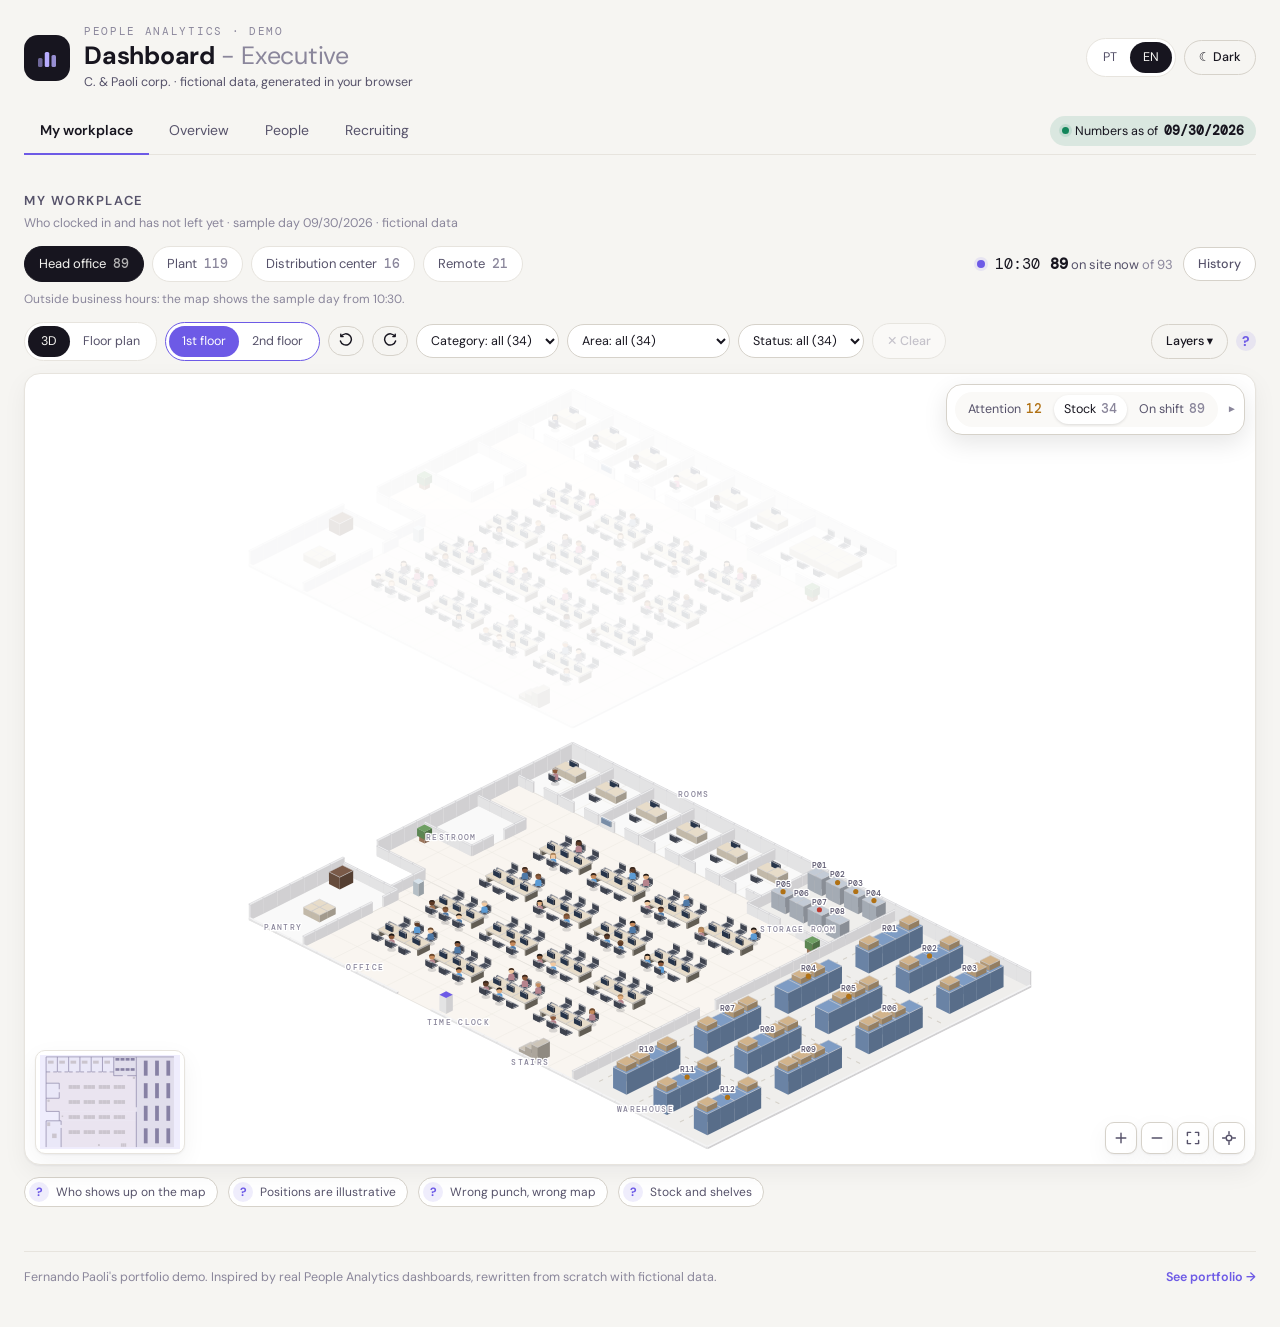
<file: index.html>
<!doctype html>
<html lang="pt-BR">
<head>
<meta charset="utf-8">
<meta name="viewport" content="width=device-width, initial-scale=1">
<title>Dashboard - Executivo · C. &amp; Paoli corp.</title>
<meta name="description" content="Demo de People Analytics com dados fictícios: dashboard executivo de pessoas, recrutamento e ambiente de trabalho, em português e inglês.">
<meta name="color-scheme" content="light dark">
<link rel="icon" href="data:image/svg+xml,%3Csvg xmlns='http://www.w3.org/2000/svg' viewBox='0 0 40 40'%3E%3Crect width='40' height='40' rx='11' fill='%2317151F'/%3E%3Crect x='8' y='20' width='6' height='12' rx='2' fill='%23B8ACFF' opacity='.6'/%3E%3Crect x='17' y='12' width='6' height='20' rx='2' fill='%23B8ACFF'/%3E%3Crect x='26' y='16' width='6' height='16' rx='2' fill='%23B8ACFF' opacity='.85'/%3E%3C/svg%3E">
<link rel="preconnect" href="https://fonts.googleapis.com">
<link rel="preconnect" href="https://fonts.gstatic.com" crossorigin>
<link href="https://fonts.googleapis.com/css2?family=DM+Mono:wght@400;500&family=DM+Sans:opsz,wght@9..40,400;9..40,500;9..40,600;9..40,700&display=swap" rel="stylesheet">
<link rel="stylesheet" href="css/app.css">
<link rel="stylesheet" href="css/ambiente.css">
</head>
<body>
<div id="app"><p style="padding:40px;font-family:system-ui">Carregando a demo…</p></div>
<noscript><p style="padding:40px;font-family:system-ui">Esta demo calcula tudo no navegador: ative o JavaScript para ver os números.</p></noscript>
<!-- Ordem importa: dados -> textos -> contas -> gráficos -> páginas -> app -->
<script src="js/dados-externos.js"></script>
<script src="js/dados.js"></script>
<script src="js/i18n.js"></script>
<script src="js/metricas.js"></script>
<script src="js/graficos.js"></script>
<script src="js/paginas.js"></script>
<script src="js/ambiente-dados.js"></script>
<script src="js/ambiente-mapa.js"></script>
<script src="js/ambiente.js"></script>
<script src="js/app.js"></script>
</body>
</html>
</file>
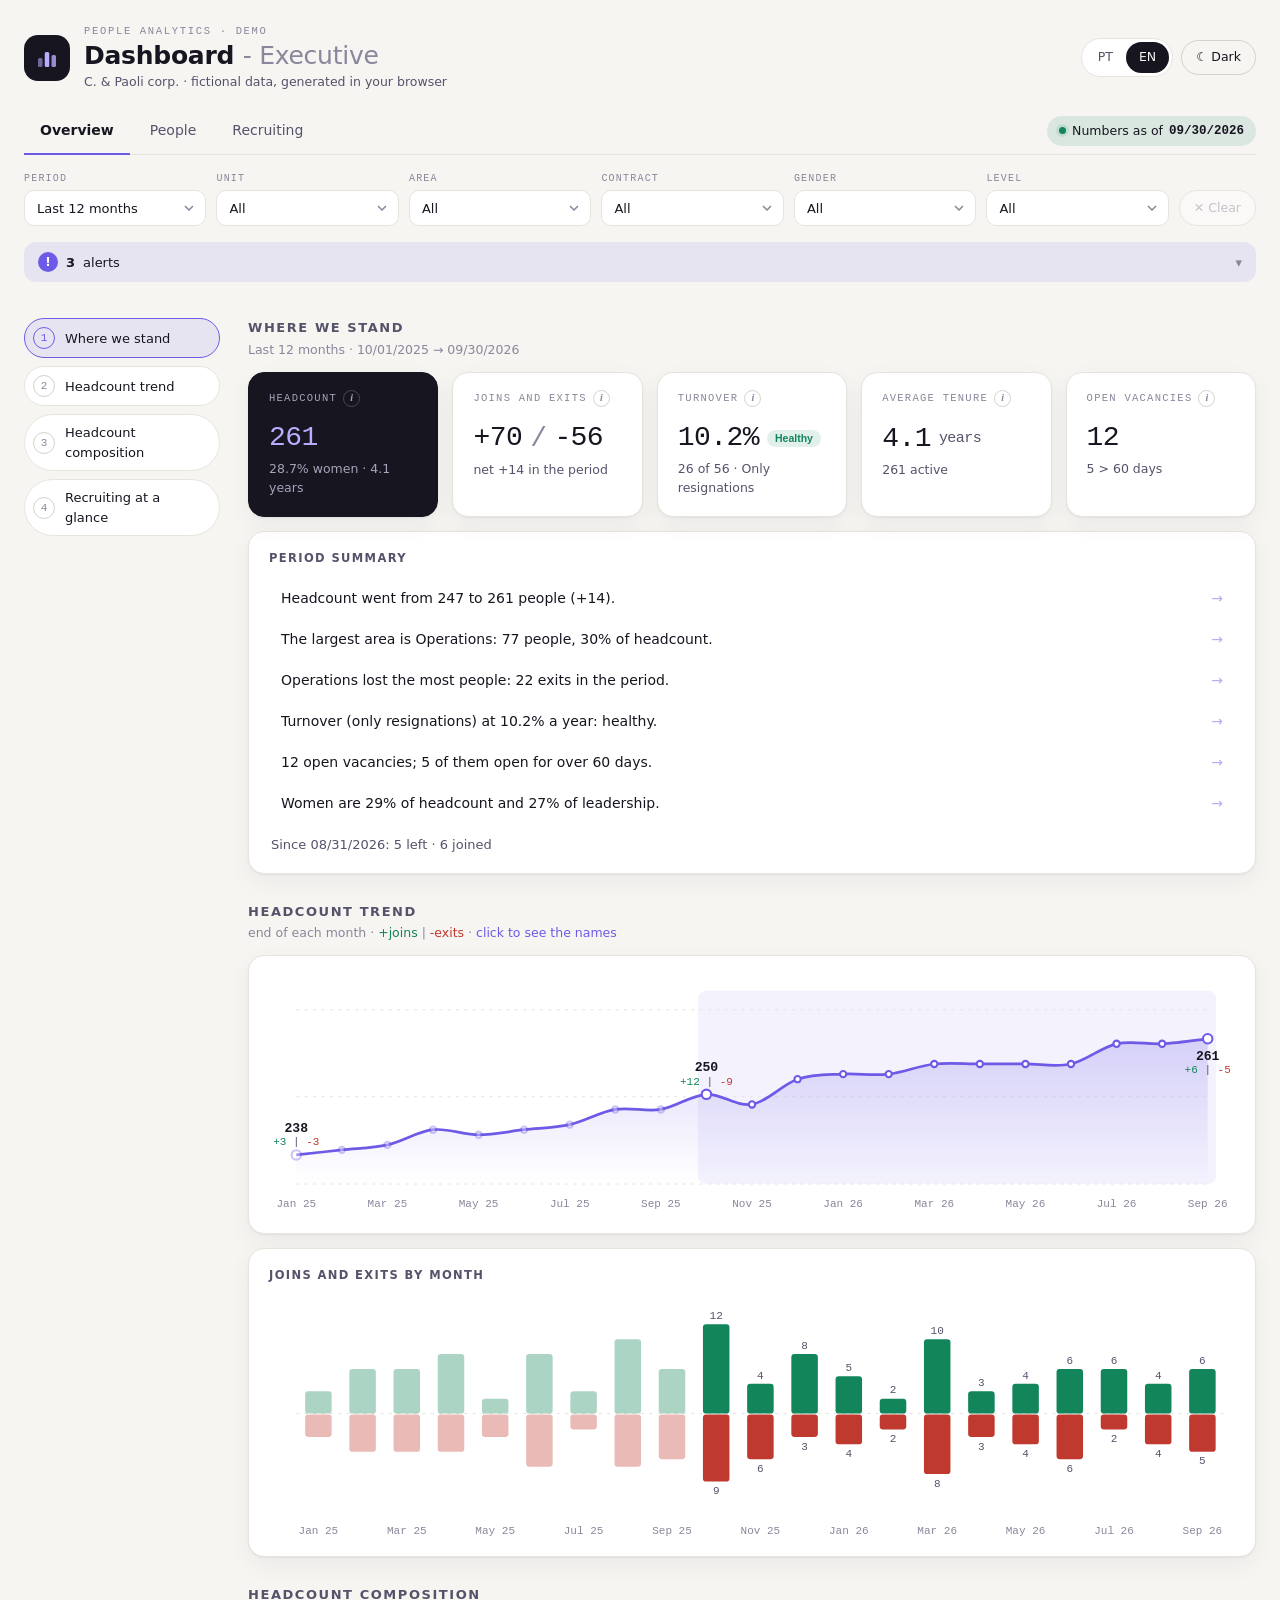
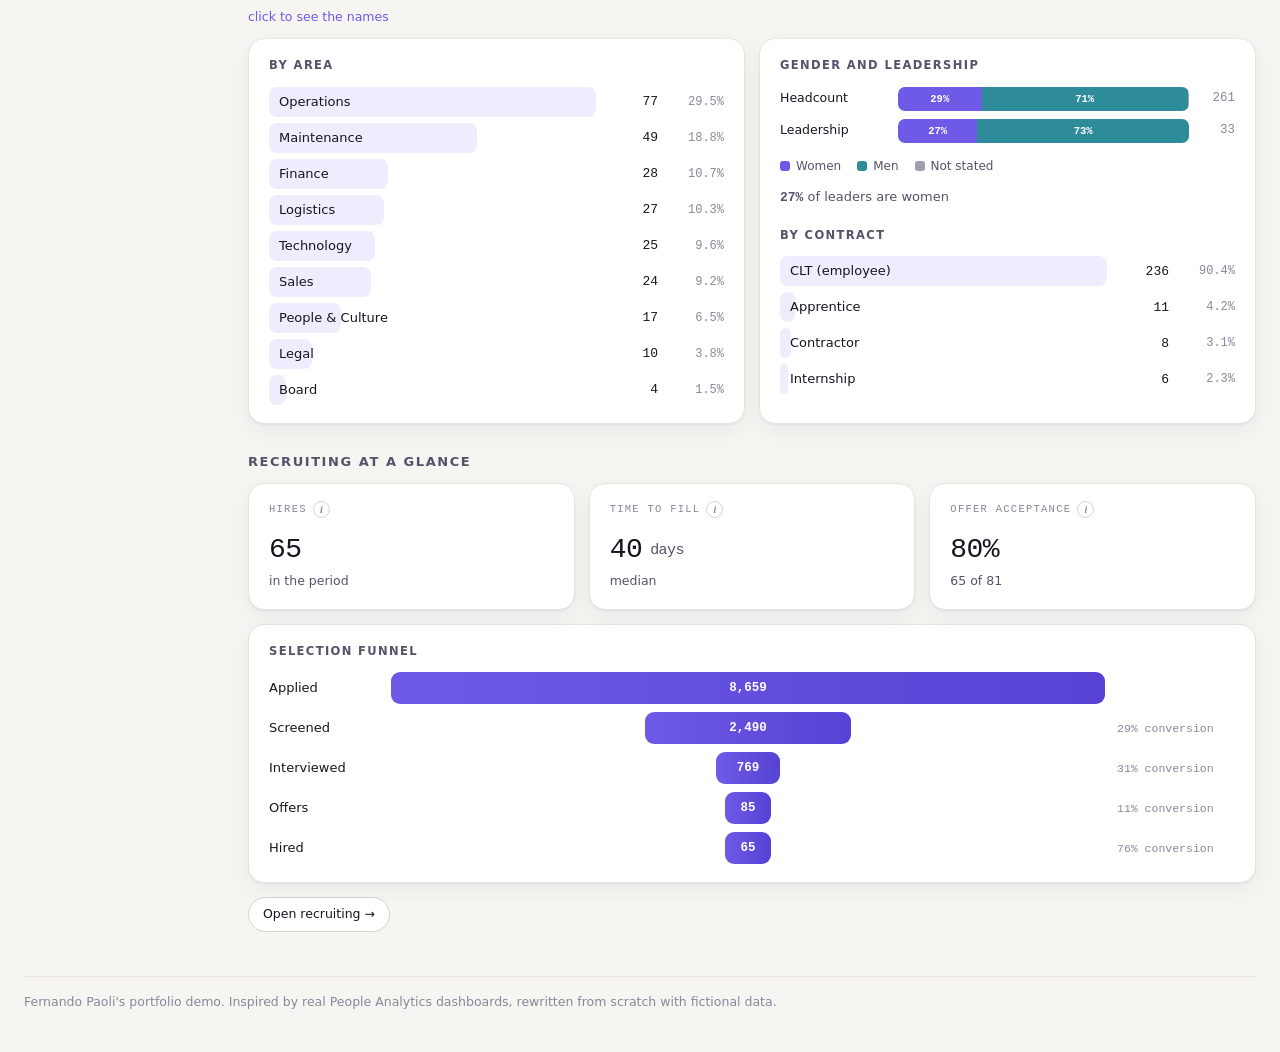
<file: powerbi/dashboard_powerbi.html>
<!doctype html><html lang="pt-BR"><head><meta charset="utf-8"><meta name="viewport" content="width=device-width, initial-scale=1"><title>Dashboard</title><style>:root {
  --fundo: #F6F5F2; --sup: #FFFFFF; --sup2: #FAF9F7; --borda: #E7E4DE; --borda2: #D6D2CA;
  --tx: #17151F; --tx2: #56526A; --tx3: #8A869B;
  --acc: #6D5AE6; --acc-forte: #5643D4; --acc-suave: rgba(109, 90, 230, .11);
  --ok: #12855A; --ok-s: rgba(18, 133, 90, .12); --warn: #B07114; --warn-s: rgba(176, 113, 20, .14);
  --bad: #C0392F; --bad-s: rgba(192, 57, 47, .11);
  --escuro: #17151F; --escuro-num: #B8ACFF; --f: #6D5AE6; --m: #2E8C9A; --n: #A29EB0;
  --sombra: 0 1px 2px rgba(23, 21, 31, .05), 0 8px 24px rgba(23, 21, 31, .05);
  --raio: 16px;
  color-scheme: light;
}
:root[data-theme="dark"] {
  --fundo: #0E0D14; --sup: #16151F; --sup2: #1C1B27; --borda: #2A2838; --borda2: #3A374B;
  --tx: #EEECF6; --tx2: #AAA6BD; --tx3: #78748B;
  --acc: #9D8CFF; --acc-forte: #B6AAFF; --acc-suave: rgba(157, 140, 255, .15);
  --ok: #3FCB8C; --ok-s: rgba(63, 203, 140, .14); --warn: #E8B04E; --warn-s: rgba(232, 176, 78, .15);
  --bad: #F2766B; --bad-s: rgba(242, 118, 107, .14);
  --escuro: #08070D; --escuro-num: #B6AAFF; --f: #9D8CFF; --m: #4FC0CF; --n: #6F6B80;
  --sombra: 0 1px 2px rgba(0, 0, 0, .4), 0 10px 30px rgba(0, 0, 0, .25);
  color-scheme: dark;
}
* { box-sizing: border-box; }
[hidden] { display: none !important; }
html { -webkit-text-size-adjust: 100%; }
body {
  margin: 0; background: var(--fundo); color: var(--tx);
  font: 14px/1.5 "DM Sans", system-ui, -apple-system, "Segoe UI", sans-serif;
  -webkit-font-smoothing: antialiased;
}
.mono, .h-num, .g-rot, .g-rot2, .g-eixo, .eyebrow { font-family: "DM Mono", ui-monospace, Consolas, monospace; }
button, select, input { font: inherit; color: inherit; }
button { cursor: pointer; }
:focus-visible { outline: 2px solid var(--acc); outline-offset: 2px; border-radius: 6px; }
#app { max-width: 1320px; margin: 0 auto; padding: 24px 24px 40px; }
.topo { display: flex; justify-content: space-between; align-items: center; gap: 16px; flex-wrap: wrap; }
.marca { display: flex; align-items: center; gap: 14px; }
.icone { width: 46px; height: 46px; border-radius: 14px; display: grid; place-items: center; background: var(--escuro); color: var(--escuro-num); }
.icone svg { width: 30px; height: 30px; }
.eyebrow { font-size: 10.5px; letter-spacing: .16em; color: var(--tx3); }
h1 { margin: 2px 0 0; font-size: 25px; line-height: 1.15; font-weight: 700; letter-spacing: -.01em; }
h1 .sec { font-weight: 400; color: var(--tx3); }
.empresa { font-size: 12.5px; color: var(--tx2); margin-top: 2px; }
.acoes { display: flex; gap: 8px; align-items: center; flex-wrap: wrap; }
.seg-botoes { display: inline-flex; background: var(--sup); border: 1px solid var(--borda); border-radius: 999px; padding: 3px; }
.seg-botoes button { border: 0; background: transparent; padding: 6px 13px; border-radius: 999px; font-size: 12.5px; color: var(--tx2); }
.seg-botoes button.ativo { background: var(--tx); color: var(--fundo); }
.botao { border: 1px solid var(--borda2); background: var(--sup); padding: 7px 14px; border-radius: 999px; font-size: 12.5px; font-weight: 500; }
.botao:hover:not(:disabled) { border-color: var(--acc); }
.botao:disabled { opacity: .45; cursor: default; }
.botao.leve { background: transparent; }
.linha-abas { display: flex; justify-content: space-between; align-items: flex-end; gap: 12px; margin-top: 18px; border-bottom: 1px solid var(--borda); flex-wrap: wrap; }
.abas { display: flex; flex-wrap: wrap; gap: 4px; }
.abas button { border: 0; background: none; padding: 11px 16px 12px; font-size: 14px; color: var(--tx2); border-bottom: 2px solid transparent; margin-bottom: -1px; white-space: nowrap; }
.abas button.ativa { color: var(--tx); font-weight: 600; border-bottom-color: var(--acc); }
.selo-data { display: inline-flex; flex-wrap: wrap; align-items: center; gap: 6px; padding: 6px 12px; margin-bottom: 8px; border-radius: 999px; background: var(--ok-s); color: var(--tx); font-size: 12.5px; cursor: help; }
.selo-data i { width: 7px; height: 7px; border-radius: 50%; background: var(--ok); box-shadow: 0 0 0 3px var(--ok-s); }
.selo-data small { flex-basis: 100%; padding-left: 13px; color: var(--ok); font-weight: 600; font-size: 11.5px; }
.quem { margin-top: 12px; font-size: 13px; color: var(--tx2); line-height: 1.7; }
.filtros { display: grid; grid-template-columns: repeat(6, minmax(0, 1fr)) auto; gap: 10px; align-items: end; margin-top: 16px; }
.filtro { display: flex; flex-direction: column; gap: 4px; min-width: 0; }
.filtro > span { font-family: "DM Mono", monospace; font-size: 10px; letter-spacing: .12em; text-transform: uppercase; color: var(--tx3); }
.filtro select { height: 36px; width: 100%; min-width: 0; padding: 0 30px 0 12px; border: 1px solid var(--borda); border-radius: 10px; background: var(--sup) url("data:image/svg+xml,%3Csvg xmlns='http://www.w3.org/2000/svg' width='10' height='6'%3E%3Cpath d='M1 1l4 4 4-4' fill='none' stroke='%238A869B' stroke-width='1.5'/%3E%3C/svg%3E") no-repeat right 11px center; appearance: none; font-size: 13px; }
.limpar { height: 36px; color: var(--tx3); }
.limpar.ativo { color: var(--bad); border-color: var(--bad); background: var(--bad-s); }
.alertas { margin-top: 16px; border-radius: 12px; background: var(--acc-suave); font-size: 13px; }
.alertas summary { list-style: none; cursor: pointer; padding: 10px 14px; display: flex; align-items: center; gap: 8px; color: var(--tx); }
.alertas summary::-webkit-details-marker { display: none; }
.alertas .sino { width: 20px; height: 20px; border-radius: 50%; display: grid; place-items: center; background: var(--acc); color: #fff; font-weight: 700; font-size: 12px; }
.alertas .seta { margin-left: auto; color: var(--tx3); transition: transform .2s; }
.alertas[open] .seta { transform: rotate(180deg); }
.alertas ul { margin: 0; padding: 0 14px 12px 42px; display: grid; gap: 6px; color: var(--tx2); }
.alertas.zero { padding: 10px 14px; color: var(--tx2); background: var(--ok-s); }
.link { border: 0; background: none; padding: 0; color: var(--acc); text-decoration: underline dotted; text-underline-offset: 3px; font-size: inherit; }
.corpo { display: grid; grid-template-columns: 196px minmax(0, 1fr); gap: 28px; margin-top: 8px; }
.trilho { position: sticky; top: 20px; align-self: start; display: grid; gap: 8px; margin-top: 28px; }
.trilho button { display: flex; align-items: center; gap: 10px; text-align: left; border: 1px solid var(--borda); background: var(--sup); border-radius: 999px; padding: 8px 14px 8px 8px; font-size: 13px; color: var(--tx); }
.trilho .n { width: 22px; height: 22px; flex: none; border-radius: 50%; display: grid; place-items: center; border: 1px solid var(--borda2); font-size: 11px; color: var(--tx3); font-family: "DM Mono", monospace; }
.trilho button.ativo { border-color: var(--acc); background: var(--acc-suave); }
.trilho button.ativo .n { border-color: var(--acc); color: var(--acc); }
.secao { margin-top: 28px; scroll-margin-top: 16px; }
.s-cab { margin-bottom: 12px; }
.s-cab h2 { margin: 0; font-size: 13px; letter-spacing: .12em; text-transform: uppercase; color: var(--tx2); font-weight: 600; }
.s-cab p { margin: 3px 0 0; font-size: 12.5px; color: var(--tx3); }
.resumo { margin: 12px 2px 0; font-size: 13px; color: var(--tx2); }
.herois { display: grid; grid-template-columns: repeat(auto-fit, minmax(176px, 1fr)); gap: 14px; }
.herois.h3 { grid-template-columns: repeat(3, minmax(0, 1fr)); }
.herois.h4 { grid-template-columns: repeat(4, minmax(0, 1fr)); }
.heroi { background: var(--sup); border: 1px solid var(--borda); border-radius: var(--raio); padding: 18px 20px; box-shadow: var(--sombra); min-width: 0; }
.h-rot { display: flex; align-items: flex-start; gap: 6px; min-height: 28px; font-family: "DM Mono", monospace; font-size: 10.5px; line-height: 1.35; letter-spacing: .12em; text-transform: uppercase; color: var(--tx3); }
.h-rot .info { margin-top: -1px; flex: none; }
.info { width: 17px; height: 17px; border-radius: 50%; border: 1px solid var(--borda2); background: transparent; font: italic 600 10px/1 Georgia, serif; color: var(--tx3); display: inline-grid; place-items: center; padding: 0; }
.info:hover { border-color: var(--acc); color: var(--acc); }
.h-num { margin-top: 4px; font-size: 28px; line-height: 1.15; font-weight: 500; letter-spacing: -.02em; display: flex; align-items: center; gap: 6px 8px; flex-wrap: wrap; }
.h-num .chip { font-size: 10.5px; padding: 3px 8px; }
.h-num small { font-size: 15px; color: var(--tx2); font-weight: 400; }
.h-sub { margin-top: 6px; font-size: 12.5px; color: var(--tx2); }
.heroi.escuro { background: var(--escuro); border-color: var(--escuro); color: #F4F2FA; }
.heroi.escuro .h-num { color: var(--escuro-num); }
.heroi.escuro .h-rot, .heroi.escuro .h-sub { color: #A7A2BA; }
.heroi.escuro .info { border-color: #4A4660; color: #A7A2BA; }
.pos { color: var(--ok); } .neg { color: var(--bad); }
.barra-sep { color: var(--tx3); font-weight: 300; }
.chip { display: inline-block; font: 600 11px/1 "DM Sans", sans-serif; padding: 4px 9px; border-radius: 999px; letter-spacing: 0; }
.chip.ok { background: var(--ok-s); color: var(--ok); } .chip.warn { background: var(--warn-s); color: var(--warn); }
.chip.bad { background: var(--bad-s); color: var(--bad); } .chip.neutro { background: var(--sup2); color: var(--tx2); border: 1px solid var(--borda); }
.cartao { background: var(--sup); border: 1px solid var(--borda); border-radius: var(--raio); padding: 18px 20px; box-shadow: var(--sombra); min-width: 0; }
.cartao h3 { margin: 0 0 12px; font-size: 11.5px; letter-spacing: .12em; text-transform: uppercase; color: var(--tx2); font-weight: 600; }
.herois + .cartao, .herois + .grade2, .herois + .grade3, .cartao + .grade2, .secao > .cartao + .cartao, .faixa-tipo + .herois { margin-top: 14px; }
.grade2 { display: grid; grid-template-columns: repeat(2, minmax(0, 1fr)); gap: 14px; }
.grade3 { display: grid; grid-template-columns: repeat(3, minmax(0, 1fr)); gap: 14px; }
.grade2.g-larga { grid-template-columns: minmax(0, 1.4fr) minmax(0, 1fr); }
.pilha { display: grid; gap: 14px; }
.secao > .botao { margin-top: 14px; }
.g-linha, .g-barras { width: 100%; height: auto; display: block; }
.g-traco { fill: none; stroke: var(--acc); stroke-width: 2.6; }
.g-ponto { fill: var(--sup); stroke: var(--acc); stroke-width: 2; }
.g-ponto.fora, .g-barra.fora { opacity: .35; }
.g-banda { fill: var(--acc-suave); opacity: .7; }
.g-grade { stroke: var(--borda); stroke-dasharray: 3 5; }
.g-rot { font-size: 12.5px; font-weight: 600; fill: var(--tx); }
.g-rot2 { font-size: 10.5px; fill: var(--tx2); }
.g-rot2 .pos { fill: var(--ok); } .g-rot2 .neg { fill: var(--bad); }
.g-eixo { font-size: 10.5px; fill: var(--tx3); }
.g-alvo { fill: transparent; }
.g-alvo:hover { fill: var(--acc-suave); }
.g-barra.ok { fill: var(--ok); } .g-barra.warn { fill: var(--warn); } .g-barra.bad { fill: var(--bad); }
.g-lim { stroke-dasharray: 4 4; stroke-width: 1; } .g-lim.l0 { stroke: var(--ok); } .g-lim.l1 { stroke: var(--warn); }
.lb { display: grid; gap: 6px; }
.lb-linha { display: grid; grid-template-columns: minmax(0, 1fr) 54px 58px; align-items: center; gap: 8px; font-size: 13px; }
.lb-rot { position: relative; height: 30px; min-width: 0; }
.lb-fundo { position: absolute; inset: 0 auto 0 0; background: var(--acc-suave); border-radius: 8px; min-width: 4px; }
.lb-txt { position: relative; display: block; padding: 0 10px; line-height: 30px; white-space: nowrap; overflow: hidden; text-overflow: ellipsis; }
.lb-val { text-align: right; font-family: "DM Mono", monospace; font-size: 13px; white-space: nowrap; }
.lb.larga .lb-linha { grid-template-columns: minmax(0, 1fr) 78px 98px; }
.lb.larga .lb-pct { white-space: nowrap; }
.lb-pct { text-align: right; font-family: "DM Mono", monospace; font-size: 12px; color: var(--tx3); }
.seg { display: grid; gap: 8px; }
.seg-linha { display: grid; grid-template-columns: 108px minmax(0, 1fr) 36px; gap: 10px; align-items: center; font-size: 12.5px; }
.seg-barra { display: flex; height: 24px; border-radius: 7px; overflow: hidden; background: var(--sup2); }
.seg-p { display: grid; place-items: center; color: #fff; font: 600 10.5px "DM Mono", monospace; }
.seg-p.f { background: var(--f); } .seg-p.m { background: var(--m); } .seg-p.n { background: var(--n); }
.seg-tot { text-align: right; font-family: "DM Mono", monospace; color: var(--tx3); }
.seg-leg { display: flex; gap: 16px; margin-top: 6px; font-size: 12px; color: var(--tx2); }
.seg-leg span { display: inline-flex; align-items: center; gap: 6px; }
.seg-leg i { width: 10px; height: 10px; border-radius: 3px; display: inline-block; }
.funil { display: grid; gap: 8px; }
.fu-linha { display: grid; grid-template-columns: 110px minmax(0, 1fr) 118px; gap: 12px; align-items: center; font-size: 13px; }
.fu-trilho { display: flex; justify-content: center; }
.fu-barra { height: 32px; border-radius: 9px; background: linear-gradient(90deg, var(--acc), var(--acc-forte)); display: grid; place-items: center; min-width: 46px; }
.fu-barra span { color: #fff; font: 600 12.5px "DM Mono", monospace; }
.fu-conv { font-family: "DM Mono", monospace; font-size: 11.5px; color: var(--tx3); }
.faixa-tipo { padding: 12px 16px; }
.ft-linha { display: flex; flex-wrap: wrap; align-items: center; gap: 6px; }
.ft-rot { font-family: "DM Mono", monospace; font-size: 10.5px; letter-spacing: .12em; text-transform: uppercase; color: var(--tx3); margin-right: 6px; }
.pilula { border: 1px solid var(--borda); background: var(--sup); border-radius: 999px; padding: 5px 11px; font-size: 12.5px; color: var(--tx2); }
.pilula b { font-family: "DM Mono", monospace; font-weight: 500; color: var(--tx3); margin-left: 3px; }
.pilula.ativa { background: var(--tx); border-color: var(--tx); color: var(--fundo); }
.pilula.ativa b { color: var(--fundo); opacity: .7; }
.ft-nota { margin-top: 8px; font-size: 12px; color: var(--tx3); display: flex; flex-wrap: wrap; align-items: center; gap: 8px 12px; }
.leg { display: inline-flex; align-items: center; gap: 5px; font-family: "DM Mono", monospace; font-size: 11px; }
.leg i { width: 9px; height: 9px; border-radius: 3px; display: inline-block; }
.leg i.ok { background: var(--ok); } .leg i.warn { background: var(--warn); } .leg i.bad { background: var(--bad); }
.tabela-cartao { padding: 0; overflow: hidden; }
.tb-barra { display: flex; justify-content: space-between; align-items: center; gap: 12px; padding: 12px 14px; border-bottom: 1px solid var(--borda); }
.busca { flex: 1; max-width: 360px; height: 36px; border: 1px solid var(--borda); border-radius: 999px; padding: 0 14px; background: var(--sup2); }
.tb-conta { font-family: "DM Mono", monospace; font-size: 12px; color: var(--tx3); }
.tb-rolagem { overflow-x: auto; }
.tabela { width: 100%; border-collapse: collapse; font-size: 13px; }
.tabela th { position: sticky; top: 0; background: var(--sup2); text-align: left; padding: 0; border-bottom: 1px solid var(--borda); white-space: nowrap; font: 500 10.5px "DM Mono", monospace; letter-spacing: .1em; text-transform: uppercase; color: var(--tx3); }
.tabela th button, .tabela th:not(:has(button)) { padding: 10px 14px; }
.tabela th button { border: 0; background: none; font: inherit; letter-spacing: inherit; text-transform: inherit; color: inherit; width: 100%; text-align: left; }
.tabela th button.ativo { color: var(--acc); }
.tabela th button.asc::after { content: " ▲"; } .tabela th button.desc::after { content: " ▼"; }
.tabela th button { cursor: pointer; } .tabela th.dir button { text-align: right; }
.tabela th button:focus-visible { outline: 2px solid var(--acc); outline-offset: -2px; }
.tabela td { padding: 9px 14px; border-bottom: 1px solid var(--borda); white-space: nowrap; }
.tabela tr:hover td { background: var(--sup2); }
.tabela .dir { text-align: right; }
.vazio { text-align: center; color: var(--tx3); padding: 26px !important; }
.avatar-mini { width: 24px; height: 24px; border-radius: 50%; display: inline-grid; place-items: center; margin-right: 9px; background: var(--acc-suave); color: var(--acc); font: 600 10px "DM Mono", monospace; vertical-align: middle; }
.tb-pag { display: flex; justify-content: center; align-items: center; gap: 14px; padding: 12px; font-size: 12.5px; color: var(--tx2); }
.dias { display: grid; grid-template-columns: 110px auto; align-items: center; gap: 10px; }
.dias-barra { height: 6px; border-radius: 6px; background: var(--acc); display: block; }
.dias-barra.bad { background: var(--bad); }
.dica { position: fixed; top: 0; left: 0; z-index: 50; max-width: 320px; padding: 7px 10px; border-radius: 9px; background: #17151F; color: #F4F2FA; font-size: 12px; pointer-events: none; opacity: 0; transition: opacity .12s; box-shadow: 0 8px 24px rgba(0, 0, 0, .25); }
.dica.visivel { opacity: 1; }
.conta-pop { position: fixed; z-index: 60; background: var(--sup); border: 1px solid var(--borda2); border-radius: 14px; padding: 14px; box-shadow: 0 18px 48px rgba(0, 0, 0, .22); font-size: 13px; }
.conta-pop[hidden] { display: none !important; }
.cp-cab { display: flex; justify-content: space-between; gap: 10px; color: var(--tx2); font-size: 12.5px; }
.cp-cab b { color: var(--tx); }
.cp-cab button { border: 0; background: none; color: var(--tx3); }
.cp-formula { margin-top: 10px; padding: 10px 12px; border-radius: 9px; background: var(--acc-suave); color: var(--tx); font-size: 12.5px; line-height: 1.45; }
.cp-sub { margin-top: 10px; font-family: "DM Mono", monospace; font-size: 10px; letter-spacing: .12em; text-transform: uppercase; color: var(--tx3); }
.conta-pop table { width: 100%; border-collapse: collapse; margin-top: 4px; }
.conta-pop td { padding: 5px 0; border-bottom: 1px dashed var(--borda); }
.conta-pop td.mono { text-align: right; }
.cp-nota { margin-top: 8px; font-size: 12px; color: var(--tx3); }
.rodape { margin-top: 44px; padding-top: 16px; border-top: 1px solid var(--borda); display: flex; justify-content: space-between; gap: 16px; flex-wrap: wrap; font-size: 12.5px; color: var(--tx3); }
.rodape a { color: var(--acc); font-weight: 600; text-decoration: none; }
.clicavel, .g-alvo[data-drill], .num-drill { cursor: pointer; }
.lb-linha.clicavel:hover .lb-fundo, .lb-linha.clicavel:focus-visible .lb-fundo { background: color-mix(in srgb, var(--acc) 24%, transparent); }
.lb-linha.clicavel:hover .lb-txt { color: var(--acc); }
.seg-p.clicavel:hover { filter: brightness(1.12); }
.num-drill { all: unset; cursor: pointer; border-bottom: 1px dashed transparent; line-height: 1.1; }
.num-drill:hover, .num-drill:focus-visible { border-bottom-color: currentColor; }
.dica-clique { color: var(--acc); }
.resumo-cartao { margin-top: 14px; }
.insights { list-style: none; margin: 0; padding: 0; display: grid; gap: 2px; }
.ins { all: unset; box-sizing: border-box; display: flex; justify-content: space-between; align-items: center; gap: 12px; width: 100%; padding: 9px 12px; border-radius: 10px; cursor: pointer; font-size: 14px; color: var(--tx); }
.ins:hover, .ins:focus-visible { background: var(--acc-suave); }
.ins span { color: var(--acc); opacity: .5; transition: transform .15s, opacity .15s; }
.ins:hover span { opacity: 1; transform: translateX(3px); }
.nota-cartao { margin: 12px 0 0; font-size: 13px; color: var(--tx2); }
.cartao h3.sub-h3 { margin-top: 20px; }
.corpo.cheio { grid-template-columns: minmax(0, 1fr); }
.corpo.cheio .trilho { display: none; }
.gaveta-fundo { position: fixed; inset: 0; z-index: 80; background: rgba(8, 7, 13, .42); backdrop-filter: blur(2px); }
.gaveta { position: fixed; top: 0; right: 0; bottom: 0; z-index: 81; width: min(780px, 100vw); display: flex; flex-direction: column; background: var(--sup); border-left: 1px solid var(--borda2); box-shadow: -24px 0 60px rgba(0, 0, 0, .22); animation: gaveta-entra .22s ease-out; }
@keyframes gaveta-entra { from { transform: translateX(40px); opacity: 0; } }
.g-cab { display: flex; justify-content: space-between; align-items: flex-start; gap: 12px; padding: 20px 22px 14px; border-bottom: 1px solid var(--borda); }
.g-cab .eyebrow { text-transform: uppercase; }
.g-cab h2 { margin: 4px 0 0; font-size: 19px; line-height: 1.25; display: flex; align-items: center; gap: 10px; flex-wrap: wrap; }
.g-x { border: 1px solid var(--borda); background: var(--sup2); border-radius: 50%; width: 34px; height: 34px; color: var(--tx2); flex: none; }
.g-barra { display: flex; gap: 10px; align-items: center; padding: 12px 22px; border-bottom: 1px solid var(--borda); }
.g-barra .busca { max-width: none; }
.g-rolagem { flex: 1; overflow: auto; }
.g-pe { padding: 10px 22px; font-size: 12px; color: var(--tx3); border-top: 1px solid var(--borda); }
body.com-gaveta { overflow: hidden; }
@media (max-width: 1180px) {
  .corpo { grid-template-columns: minmax(0, 1fr); }
  .trilho { display: none; }
}
@media (max-width: 1100px) {
  .filtros { grid-template-columns: repeat(3, minmax(0, 1fr)); }
  .filtros .limpar { grid-column: 1 / -1; justify-self: start; }
}
@media (max-width: 900px) {
  .herois.h4, .herois.h3 { grid-template-columns: repeat(2, minmax(0, 1fr)); }
  .grade2, .grade3, .grade2.g-larga { grid-template-columns: minmax(0, 1fr); }
  .fu-linha { grid-template-columns: 86px minmax(0, 1fr) 92px; }
}
@media (max-width: 560px) {
  #app { padding: 16px 16px 32px; }
  h1 { font-size: 21px; }
  .herois, .herois.h4, .herois.h3 { grid-template-columns: repeat(2, minmax(0, 1fr)); gap: 10px; }
  .heroi { padding: 14px; }
  .h-num { font-size: 24px; }
  .filtros { grid-template-columns: repeat(2, minmax(0, 1fr)); }
  .seg-linha { grid-template-columns: 84px minmax(0, 1fr) 30px; }
  .lb-linha { grid-template-columns: minmax(0, 1fr) 44px 50px; }
}
body.embed #app { padding: 16px 18px 24px; }
body.embed .corpo { grid-template-columns: minmax(0, 1fr); }
body.embed .trilho { display: none; }
@media (prefers-reduced-motion: reduce) { * { transition: none !important; scroll-behavior: auto !important; } }</style></head><body><div id="app"></div><script>window.MODO_POWERBI = true;</script><script>window.DADOS_DE_BRUTOS = function (b) {
  'use strict';
  const texto = v => (v == null ? '' : String(v)).trim();
  const semAcento = s => texto(s).normalize('NFD').replace(/[̀-ͯ]/g, '').toLowerCase();
  function data(v) {
    const m = /^(\d{4})-(\d{2})-(\d{2})/.exec(texto(v));
    return m ? new Date(+m[1], +m[2] - 1, +m[3]) : null;
  }
  const numero = v => (isFinite(+v) && texto(v) !== '' ? +v : 0);
  function cadastro(prefixo, valores, extra) {
    const out = {}, codigo = {};
    valores.forEach(v => {
      const t = texto(v) || '(sem)';
      if (codigo[t]) return;
      const c = prefixo + (Object.keys(out).length + 1);
      codigo[t] = c;
      out[c] = Object.assign({ pt: t, en: t }, extra ? extra(t) : {});
    });
    return { out, codigo: t => codigo[texto(t) || '(sem)'] };
  }
  const pessoasB = Array.isArray(b.pessoas) ? b.pessoas : [];
  const vagasB = Array.isArray(b.vagas) ? b.vagas : [];
  const ORDEM_NOMES = [['aprendiz', 0], ['estag', 1], ['operac', 2], ['tecnic', 3], ['analist', 4], ['especial', 5], ['coord', 6], ['supervis', 6], ['gerent', 7], ['gerenc', 7], ['head', 7], ['diret', 8], ['c-level', 9], ['presid', 9]];
  const ordemDoNivel = {};
  pessoasB.forEach(p => { if (p.nivel_ordem != null && texto(p.nivel_ordem) !== '') ordemDoNivel[texto(p.nivel)] = +p.nivel_ordem; });
  const ordemPorNome = n => { const s = semAcento(n); const a = ORDEM_NOMES.find(([k]) => s.includes(k)); return a ? a[1] : 4; };
  const niveis = cadastro('n', pessoasB.map(p => p.nivel).concat(vagasB.map(v => v.nivel)), t => {
    const ordem = ordemDoNivel[t] != null ? ordemDoNivel[t] : ordemPorNome(t);
    const liderCol = pessoasB.find(p => texto(p.nivel) === t && texto(p.lider) !== '');
    return { ordem, lider: liderCol ? /^(s|sim|y|yes|1|true)$/i.test(texto(liderCol.lider)) : ordem >= 6 };
  });
  const areas = cadastro('a', pessoasB.map(p => p.area).concat(vagasB.map(v => v.area)));
  const unidades = cadastro('u', pessoasB.map(p => p.unidade).concat(vagasB.map(v => v.unidade)));
  const VINCULOS = { clt: { pt: 'CLT', en: 'CLT (employee)' }, pj: { pt: 'PJ', en: 'Contractor' }, est: { pt: 'Estágio', en: 'Internship' }, apr: { pt: 'Aprendiz', en: 'Apprentice' }, tmp: { pt: 'Temporário', en: 'Temporary' } };
  function vinculoDe(v) {
    const s = semAcento(v);
    if (!s || s.includes('clt') || s.includes('efetiv')) return 'clt';
    if (s.includes('pj') || s.includes('prestador') || s.includes('terceir')) return 'pj';
    if (s.includes('estag')) return 'est';
    if (s.includes('aprendiz')) return 'apr';
    if (s.includes('tempor')) return 'tmp';
    const c = 'v_' + s.replace(/[^a-z0-9]+/g, '_');
    if (!VINCULOS[c]) VINCULOS[c] = { pt: texto(v), en: texto(v) };
    return c;
  }
  const generoDe = g => { const s = semAcento(g); return s === 'f' || s.startsWith('fem') || s.startsWith('mulher') ? 'F' : s === 'm' || s.startsWith('masc') || s.startsWith('homem') ? 'M' : 'N'; };
  const racaDe = r => { const s = semAcento(r); return s.startsWith('parda') || s.startsWith('pardo') ? 'parda' : s.startsWith('branc') ? 'branca' : s.startsWith('pret') || s.startsWith('negr') ? 'preta' : s.startsWith('amarel') ? 'amarela' : s.startsWith('indigen') ? 'indigena' : 'ni'; };
  const motivoDe = m => { const s = semAcento(m); if (!s) return null; return s.includes('pedido') ? 'pedido' : s.includes('fim') && s.includes('contrat') ? 'fim' : s.includes('demiss') || s.includes('dispens') ? 'demissao' : 'outro'; };
  const pessoas = pessoasB.filter(p => data(p.admissao)).map((p, i) => ({
    id: texto(p.id) || 'P' + (i + 1), nome: texto(p.nome) || 'Pessoa ' + (i + 1),
    genero: generoDe(p.genero), raca: racaDe(p.raca),
    nascimento: data(p.nascimento) || new Date(1990, 0, 1),
    area: areas.codigo(p.area), unidade: unidades.codigo(p.unidade), nivel: niveis.codigo(p.nivel), vinculo: vinculoDe(p.vinculo),
    admissao: data(p.admissao), fimPrevisto: data(p.fim_previsto),
    desligamento: data(p.desligamento), motivo: data(p.desligamento) ? (motivoDe(p.motivo) || 'outro') : null
  }));
  const hoje = new Date();
  let dataRef = data(b.dataRef);
  if (!dataRef) dataRef = new Date(hoje.getFullYear(), hoje.getMonth(), 0); // último mês fechado
  const meses = [];
  for (let k = 20; k >= 0; k--) meses.push(new Date(dataRef.getFullYear(), dataRef.getMonth() - k + 1, 0));
  const primeiraAdm = pessoas.reduce((m, p) => (p.admissao < m ? p.admissao : m), dataRef);
  const mesesUteis = meses.filter(m => m >= new Date(primeiraAdm.getFullYear(), primeiraAdm.getMonth() + 1, 0));
  const vagas = vagasB.map((v, i) => ({
    id: texto(v.id) || 'V' + (i + 1), area: areas.codigo(v.area), unidade: unidades.codigo(v.unidade), nivel: niveis.codigo(v.nivel),
    abertura: data(v.abertura) || dataRef, fechamento: data(v.fechamento),
    status: ['aberta', 'fechada', 'cancelada'].includes(semAcento(v.status)) ? semAcento(v.status) : (data(v.fechamento) ? 'fechada' : 'aberta'),
    etapa: ['triagem', 'entrevistas', 'oferta'].includes(semAcento(v.etapa)) ? semAcento(v.etapa) : 'triagem',
    inscritos: numero(v.inscritos), triagem: numero(v.triagem), entrevistas: numero(v.entrevistas), ofertas: numero(v.ofertas), contratados: numero(v.contratados)
  }));
  return {
    empresa: texto(b.empresa) || 'People Analytics', dataRef, inicio: mesesUteis[0] || dataRef, meses: mesesUteis.length ? mesesUteis : [dataRef],
    areas: areas.out, unidades: unidades.out, niveis: niveis.out, vinculos: VINCULOS,
    racas: { parda: { pt: 'Parda', en: 'Brown' }, branca: { pt: 'Branca', en: 'White' }, preta: { pt: 'Preta', en: 'Black' }, amarela: { pt: 'Amarela', en: 'Asian' }, indigena: { pt: 'Indígena', en: 'Indigenous' }, ni: { pt: 'Não informado', en: 'Not stated' } },
    motivos: { pedido: { pt: 'Pedido de demissão', en: 'Resignation' }, demissao: { pt: 'Demissão', en: 'Dismissal' }, fim: { pt: 'Fim de contrato', en: 'End of contract' }, outro: { pt: 'Outros', en: 'Other' } },
    pessoas, vagas, ficticio: false
  };
};
window.DADOS = (function () {
  'use strict';
  if (window.DADOS_BRUTOS && window.DADOS_DE_BRUTOS) return window.DADOS_DE_BRUTOS(window.DADOS_BRUTOS);
  function semente(a) {
    return function () {
      a |= 0; a = (a + 0x6D2B79F5) | 0;
      let t = Math.imul(a ^ (a >>> 15), 1 | a);
      t = (t + Math.imul(t ^ (t >>> 7), 61 | t)) ^ t;
      return ((t ^ (t >>> 14)) >>> 0) / 4294967296;
    };
  }
  const R = semente(20261021);
  const entre = (a, b) => a + R() * (b - a);
  const inteiro = (a, b) => Math.floor(entre(a, b + 1));
  function pesado(pesos) {
    const tot = Object.values(pesos).reduce((s, v) => s + v, 0);
    let x = R() * tot;
    for (const [k, v] of Object.entries(pesos)) { if ((x -= v) <= 0) return k; }
    return Object.keys(pesos)[0];
  }
  const dia = (a, m, d) => new Date(a, m, d);
  const somaDias = (d, n) => new Date(d.getFullYear(), d.getMonth(), d.getDate() + Math.round(n));
  const DATA_REF = dia(2026, 8, 30);          // último dia do mês fechado
  const INICIO = dia(2025, 0, 1);             // começo da série mensal
  const AREAS = {
    ops: { pt: 'Operações', en: 'Operations', peso: 34, saida: 0.021, mulheres: 0.22 },
    man: { pt: 'Manutenção', en: 'Maintenance', peso: 14, saida: 0.013, mulheres: 0.12 },
    log: { pt: 'Logística', en: 'Logistics', peso: 12, saida: 0.019, mulheres: 0.30 },
    tec: { pt: 'Tecnologia', en: 'Technology', peso: 9, saida: 0.016, mulheres: 0.33 },
    com: { pt: 'Comercial', en: 'Sales', peso: 9, saida: 0.018, mulheres: 0.50 },
    fin: { pt: 'Financeiro', en: 'Finance', peso: 7, saida: 0.008, mulheres: 0.58 },
    pes: { pt: 'Pessoas & Cultura', en: 'People & Culture', peso: 6, saida: 0.010, mulheres: 0.74 },
    jur: { pt: 'Jurídico', en: 'Legal', peso: 3, saida: 0.006, mulheres: 0.55 },
    dir: { pt: 'Diretoria', en: 'Board', peso: 1.6, saida: 0.002, mulheres: 0.34 }
  };
  const UNIDADES = {
    mat: { pt: 'Matriz', en: 'Head office' },
    fab: { pt: 'Fábrica', en: 'Plant' },
    cd: { pt: 'Centro de Distribuição', en: 'Distribution center' },
    rem: { pt: 'Remoto', en: 'Remote' }
  };
  const UNIDADE_DA_AREA = {
    ops: { fab: 90, mat: 10 }, man: { fab: 95, mat: 5 }, log: { cd: 80, fab: 20 },
    tec: { mat: 55, rem: 45 }, com: { mat: 70, rem: 30 }, fin: { mat: 85, rem: 15 },
    pes: { mat: 80, fab: 20 }, jur: { mat: 100 }, dir: { mat: 100 }
  };
  const NIVEIS = {
    apr: { pt: 'Aprendiz', en: 'Apprentice', ordem: 0 },
    est: { pt: 'Estágio', en: 'Intern', ordem: 1 },
    ope: { pt: 'Operacional', en: 'Operational', ordem: 2 },
    tcn: { pt: 'Técnico', en: 'Technician', ordem: 3 },
    ana: { pt: 'Analista', en: 'Analyst', ordem: 4 },
    esp: { pt: 'Especialista', en: 'Specialist', ordem: 5 },
    coo: { pt: 'Coordenação', en: 'Coordinator', ordem: 6, lider: true },
    ger: { pt: 'Gerência', en: 'Manager', ordem: 7, lider: true },
    dir: { pt: 'Diretoria', en: 'Director', ordem: 8, lider: true }
  };
  const NIVEL_DA_AREA = {
    ops: { apr: 10, ope: 52, tcn: 20, ana: 9, esp: 3, coo: 4 },
    man: { apr: 10, ope: 28, tcn: 43, ana: 8, esp: 6, coo: 4 },
    log: { apr: 9, ope: 52, tcn: 10, ana: 20, coo: 5 },
    tec: { est: 10, ana: 55, esp: 25, coo: 6 },
    com: { est: 8, ana: 62, esp: 18, coo: 8 },
    fin: { est: 12, ana: 60, esp: 18, coo: 8 },
    pes: { est: 12, ana: 62, esp: 14, coo: 8 },
    jur: { ana: 50, esp: 40, coo: 10 },
    dir: { dir: 100 }
  };
  const VINCULOS = {
    clt: { pt: 'CLT', en: 'CLT (employee)' },
    pj: { pt: 'PJ', en: 'Contractor' },
    est: { pt: 'Estágio', en: 'Internship' },
    apr: { pt: 'Aprendiz', en: 'Apprentice' },
    tmp: { pt: 'Temporário', en: 'Temporary' }
  };
  const RACAS = {
    parda: { pt: 'Parda', en: 'Brown', peso: 44 }, branca: { pt: 'Branca', en: 'White', peso: 38 },
    preta: { pt: 'Preta', en: 'Black', peso: 12 }, amarela: { pt: 'Amarela', en: 'Asian', peso: 2 },
    indigena: { pt: 'Indígena', en: 'Indigenous', peso: 1 }, ni: { pt: 'Não informado', en: 'Not stated', peso: 3 }
  };
  const MOTIVOS = {
    pedido: { pt: 'Pedido de demissão', en: 'Resignation' },
    demissao: { pt: 'Demissão', en: 'Dismissal' },
    fim: { pt: 'Fim de contrato', en: 'End of contract' },
    outro: { pt: 'Outros', en: 'Other' }
  };
  const NOMES_F = ['Ana', 'Beatriz', 'Camila', 'Débora', 'Elisa', 'Gabriela', 'Helena', 'Isabela', 'Júlia', 'Larissa', 'Mariana', 'Natália', 'Olívia', 'Paula', 'Renata', 'Sofia', 'Tatiana', 'Valéria', 'Yasmin', 'Luana', 'Bianca', 'Cecília', 'Priscila', 'Rafaela', 'Lívia', 'Marina', 'Clara', 'Alice', 'Lorena', 'Joana', 'Vitória', 'Bruna'];
  const NOMES_M = ['André', 'Bruno', 'Caio', 'Diego', 'Eduardo', 'Fábio', 'Gabriel', 'Henrique', 'Igor', 'João', 'Lucas', 'Marcelo', 'Nicolas', 'Otávio', 'Rafael', 'Samuel', 'Thiago', 'Vinícius', 'Wagner', 'Yuri', 'Leonardo', 'Mateus', 'Rodrigo', 'Renan', 'César', 'Murilo', 'Hugo', 'Alexandre', 'Ricardo', 'Vitor', 'Davi', 'Enzo'];
  const SOBRENOMES = ['Almeida', 'Barbosa', 'Cardoso', 'Dias', 'Esteves', 'Farias', 'Gomes', 'Honorato', 'Jardim', 'Lacerda', 'Moreira', 'Nogueira', 'Oliveira', 'Prado', 'Queiroz', 'Rocha', 'Sales', 'Teixeira', 'Uchoa', 'Vasconcelos', 'Xavier', 'Zanetti', 'Ribeiro', 'Mendes', 'Campos', 'Duarte', 'Freitas', 'Lima', 'Pires', 'Brandão', 'Correia', 'Fontes'];
  const usados = new Set();
  function nome(genero) {
    const lista = genero === 'F' ? NOMES_F : genero === 'M' ? NOMES_M : NOMES_F.concat(NOMES_M);
    for (let i = 0; i < 50; i++) {
      const n = lista[inteiro(0, lista.length - 1)] + ' ' + SOBRENOMES[inteiro(0, SOBRENOMES.length - 1)] +
        (i > 8 ? ' ' + SOBRENOMES[inteiro(0, SOBRENOMES.length - 1)] : '');
      if (!usados.has(n)) { usados.add(n); return n; }
    }
    return 'Pessoa ' + usados.size;
  }
  let seq = 0;
  function pessoa(area, admissao, nivelForcado) {
    const a = AREAS[area];
    const nivel = nivelForcado || pesado(NIVEL_DA_AREA[area]);
    const genero = R() < 0.012 ? 'N' : (R() < a.mulheres * (NIVEIS[nivel].lider ? 0.8 : 1) ? 'F' : 'M');
    let vinculo = 'clt';
    if (nivel === 'apr') vinculo = 'apr';
    else if (nivel === 'est') vinculo = 'est';
    else if ((nivel === 'esp' || nivel === 'ana') && ['tec', 'jur', 'com'].includes(area) && R() < 0.22) vinculo = 'pj';
    else if (nivel === 'ope' && ['ops', 'log'].includes(area) && R() < 0.06) vinculo = 'tmp';
    const idades = { apr: [16, 20], est: [19, 25], ope: [19, 56], tcn: [21, 55], ana: [22, 50], esp: [27, 56], coo: [29, 55], ger: [33, 56], dir: [40, 61] }[nivel];
    const idade = entre(idades[0], idades[1]);
    const prazo = { apr: [540, 720], est: [365, 720], tmp: [90, 180] }[vinculo];
    seq += 1;
    return {
      id: 'C' + String(seq).padStart(4, '0'),
      nome: nome(genero), genero, raca: pesado(Object.fromEntries(Object.entries(RACAS).map(([k, v]) => [k, v.peso]))),
      area, unidade: pesado(UNIDADE_DA_AREA[area]), nivel, vinculo,
      nascimento: somaDias(admissao, -idade * 365.25),
      admissao, fimPrevisto: prazo ? somaDias(admissao, entre(prazo[0], prazo[1])) : null,
      desligamento: null, motivo: null
    };
  }
  const pessoas = [];
  const alvoInicial = 238;
  Object.keys(AREAS).forEach(area => {
    if (area === 'dir') {
      for (let i = 0; i < 4; i++) pessoas.push(pessoa('dir', somaDias(INICIO, -entre(500, 3800)), 'dir'));
    } else {
      pessoas.push(pessoa(area, somaDias(INICIO, -entre(700, 4200)), 'ger'));
    }
  });
  while (pessoas.length < alvoInicial) {
    const area = pesado(Object.fromEntries(Object.entries(AREAS).filter(([k]) => k !== 'dir').map(([k, v]) => [k, v.peso])));
    const casa = Math.min(-Math.log(1 - R()) * 1350, 5000);
    const p = pessoa(area, somaDias(INICIO, -casa - 5));
    if (p.fimPrevisto && p.fimPrevisto < INICIO) p.fimPrevisto = somaDias(INICIO, entre(20, 300));
    pessoas.push(p);
  }
  const ativo = (p, d) => p.admissao <= d && (!p.desligamento || p.desligamento > d);
  const vagas = [];
  let seqVaga = 0;
  function novaVaga(area, unidade, nivel, abertura) {
    seqVaga += 1;
    const base = { ope: [60, 260], apr: [80, 220], est: [90, 300], tcn: [40, 140] }[nivel] || [25, 130];
    const inscritos = inteiro(base[0], base[1]);
    const triagem = Math.round(inscritos * entre(0.22, 0.36));
    const entrevistas = Math.max(2, Math.round(triagem * entre(0.22, 0.4)));
    return { id: 'V' + String(seqVaga).padStart(3, '0'), area, unidade, nivel, abertura, fechamento: null,
      status: 'aberta', etapa: 'triagem', inscritos, triagem, entrevistas, ofertas: 0, contratados: 0 };
  }
  const meses = [];
  for (let m = 0; m < 21; m++) {
    const ini = dia(2025, m, 1), fim = dia(2025, m + 1, 0);
    meses.push(fim);
    pessoas.forEach(p => {
      if (!ativo(p, ini) || p.admissao > fim) return;
      if (p.fimPrevisto && p.fimPrevisto >= ini && p.fimPrevisto <= fim) {
        if ((p.vinculo === 'apr' || p.vinculo === 'est') && R() < 0.3) { p.vinculo = 'clt'; p.nivel = p.area === 'ops' || p.area === 'log' ? 'ope' : 'ana'; p.fimPrevisto = null; return; }
        p.desligamento = p.fimPrevisto; p.motivo = 'fim'; return;
      }
      const novato = (fim - p.admissao) / 864e5 < 365 ? 1.7 : 1;
      const lider = NIVEIS[p.nivel].lider ? 0.4 : 1;
      if (R() < AREAS[p.area].saida * novato * lider) {
        p.desligamento = dia(fim.getFullYear(), fim.getMonth(), inteiro(1, fim.getDate()));
        p.motivo = pesado({ pedido: 52, demissao: 36, outro: 12 });
      }
    });
    const alvo = Math.round(238 + (262 - 238) * (m / 20) + entre(-2, 2));
    const ativos = pessoas.filter(p => ativo(p, fim)).length;
    const contratar = Math.max(0, alvo - ativos);
    const saidasMes = pessoas.filter(p => p.desligamento && p.desligamento >= ini && p.desligamento <= fim && p.area !== 'dir');
    saidasMes.sort((a, b) => (['ger', 'coo', 'apr', 'est'].includes(b.nivel) ? 1 : 0) - (['ger', 'coo', 'apr', 'est'].includes(a.nivel) ? 1 : 0));
    for (let i = 0; i < Math.max(contratar, saidasMes.filter(x => x.nivel === 'ger').length); i++) {
      const vaga = saidasMes[i] && (R() < 0.7 || ['ger', 'apr'].includes(saidasMes[i].nivel)) ? saidasMes[i] : null;
      const area = vaga ? vaga.area : pesado(Object.fromEntries(Object.entries(AREAS).filter(([k]) => k !== 'dir').map(([k, v]) => [k, v.peso])));
      const admissao = dia(fim.getFullYear(), fim.getMonth(), inteiro(1, fim.getDate()));
      const mesmoNivel = vaga && ['apr', 'est', 'coo', 'ger'].includes(vaga.nivel) ? vaga.nivel : null;
      const p = pessoa(area, admissao, mesmoNivel);
      pessoas.push(p);
      const ttf = { apr: [15, 35], est: [15, 35], ope: [14, 40], tcn: [22, 55], ana: [28, 70], esp: [40, 100], coo: [55, 115] }[p.nivel] || [30, 60];
      const v = novaVaga(area, p.unidade, p.nivel, somaDias(admissao, -entre(ttf[0], ttf[1]) - 10));
      v.fechamento = somaDias(admissao, -inteiro(7, 14));
      v.status = 'fechada'; v.etapa = 'contratado';
      v.ofertas = R() < 0.18 ? 2 : 1; v.contratados = 1; v.pessoa = p.id;
      vagas.push(v);
    }
    if (R() < 0.35) {
      const area = pesado({ ops: 3, log: 2, com: 2, tec: 2, fin: 1 });
      const v = novaVaga(area, pesado(UNIDADE_DA_AREA[area]), pesado(NIVEL_DA_AREA[area]), somaDias(ini, -inteiro(10, 60)));
      v.status = 'cancelada'; v.etapa = 'entrevistas'; v.fechamento = dia(fim.getFullYear(), fim.getMonth(), inteiro(1, 28));
      vagas.push(v);
    }
  }
  for (let i = 0; i < 12; i++) {
    const area = pesado({ ops: 4, man: 2, log: 2, tec: 2, com: 1.5, fin: 1, pes: 0.6 });
    const v = novaVaga(area, pesado(UNIDADE_DA_AREA[area]), pesado(NIVEL_DA_AREA[area]), somaDias(DATA_REF, -inteiro(6, 128)));
    v.etapa = pesado({ triagem: 4, entrevistas: 4, oferta: 2 });
    if (v.etapa === 'triagem') { v.entrevistas = 0; }
    if (v.etapa === 'oferta') v.ofertas = 1;
    vagas.push(v);
  }
  return {
    empresa: 'C. & Paoli corp.', dataRef: DATA_REF, inicio: INICIO, meses,
    areas: AREAS, unidades: UNIDADES, niveis: NIVEIS, vinculos: VINCULOS, racas: RACAS, motivos: MOTIVOS,
    pessoas, vagas, ficticio: true
  };
})();
window.I18N = (function () {
  'use strict';
  const D = {
    eyebrow: ['PEOPLE ANALYTICS · DEMONSTRAÇÃO', 'PEOPLE ANALYTICS · DEMO'],
    titulo_exec: ['Dashboard', 'Dashboard'], sub_exec: ['Executivo', 'Executive'],
    ficticio: ['dados fictícios, gerados no seu navegador', 'fictional data, generated in your browser'],
    tema_claro: ['Claro', 'Light'], tema_escuro: ['Escuro', 'Dark'],
    idioma: ['Idioma', 'Language'], secoes: ['Seções da página', 'Page sections'],
    numeros_de: ['Números de', 'Numbers as of'],
    dica_data: ['Pessoas e vagas: fechamento do mês. Cada número é recalculado no seu navegador a partir de uma empresa sorteada com semente fixa (mesmo resultado em toda visita).',
      'People and vacancies: month-end close. Every number is recomputed in your browser from a company drawn with a fixed seed (same result on every visit).'],
    aba_geral: ['Visão geral', 'Overview'], aba_pessoas: ['Pessoas', 'People'], aba_rs: ['Recrutamento', 'Recruiting'],
    aba_ambiente: ['Meu ambiente', 'My workplace'],
    f_periodo: ['Período', 'Period'], f_unidade: ['Unidade', 'Unit'], f_area: ['Área', 'Area'],
    f_vinculo: ['Vínculo', 'Contract'], f_genero: ['Gênero', 'Gender'], f_nivel: ['Nível', 'Level'],
    limpar: ['Limpar', 'Clear'], todos: ['Todos', 'All'],
    p12: ['Últimos 12 meses', 'Last 12 months'], pano: ['{a} até {m}', '{a} to {m}'],
    panoant: ['Ano de {a}', 'Year {a}'], ptudo: ['Tudo ({n} meses)', 'All ({n} months)'],
    fonte_real: ['dados do relatório', 'report data'],
    g_F: ['Mulheres', 'Women'], g_M: ['Homens', 'Men'], g_N: ['Não informado', 'Not stated'],
    alertas: ['alertas', 'alerts'], alerta: ['alerta', 'alert'], sem_alerta: ['Nenhum alerta com estes filtros', 'No alerts with these filters'],
    al_turnover: ['Turnover anualizado de {a} em {v}, acima de 25%', 'Annualized turnover in {a} at {v}, above 25%'],
    al_vagas: ['{n} vagas abertas há mais de 60 dias', '{n} vacancies open for over 60 days'],
    al_novatos: ['Retenção de novatos em {v}, abaixo de 80%', 'New-hire retention at {v}, below 80%'],
    al_prazo: ['{n} contratos com prazo terminam em até 60 dias (aprendiz, estágio, temporário)', '{n} fixed-term contracts end within 60 days (apprentice, intern, temporary)'],
    ir: ['Ir', 'Go'],
    s_onde: ['Onde estamos', 'Where we stand'], s_evolucao: ['Evolução do quadro', 'Headcount trend'],
    s_por_area: ['Por área', 'By area'], s_por_nivel: ['Por nível', 'By level'],
    s_rs_resumo: ['Recrutamento em resumo', 'Recruiting at a glance'],
    s_quadro: ['Quadro', 'Headcount'], s_turnover: ['Turnover e movimentações', 'Turnover & movements'],
    s_diversidade: ['Diversidade', 'Diversity'], s_pessoas: ['Colaboradores', 'Employees'],
    s_rs_geral: ['Vagas e contratações', 'Vacancies & hires'], s_funil: ['Funil de seleção', 'Selection funnel'],
    s_abertas: ['Vagas abertas', 'Open vacancies'], s_ttf: ['Tempo para contratar', 'Time to fill'],
    k_hc: ['Quadro', 'Headcount'], k_movs: ['Entradas e saídas', 'Joins and exits'],
    k_turnover: ['Turnover', 'Turnover'], k_casa: ['Tempo médio de casa', 'Average tenure'],
    k_mulheres: ['Mulheres', 'Women'], k_vagas: ['Vagas abertas', 'Open vacancies'],
    k_saiu: ['Pessoas que saíram', 'People who left'], k_antes: ['Tempo de casa antes de sair', 'Time here before leaving'],
    k_novatos: ['Retenção de novatos', 'New-hire retention'], k_lider: ['Mulheres na liderança', 'Women in leadership'],
    k_ppi: ['Pretos, pardos e indígenas', 'Black, brown and indigenous'], k_idade: ['Idade média', 'Average age'],
    k_contrat: ['Contratações', 'Hires'], k_ttf: ['Tempo para contratar', 'Time to fill'],
    k_aceite: ['Aceite de oferta', 'Offer acceptance'], k_inscritos: ['Inscritos', 'Applicants'],
    saldo: ['saldo', 'net'], no_periodo: ['no período', 'in the period'], anualizado: ['anualizado', 'annualized'],
    de: ['de', 'of'], anos: ['anos', 'years'], ano: ['ano', 'year'], meses: ['meses', 'months'], dias: ['dias', 'days'],
    pessoas: ['pessoas', 'people'], mediana: ['mediana', 'median'], ativos: ['ativos', 'active'],
    st_saudavel: ['Saudável', 'Healthy'], st_atencao: ['Atenção', 'Watch'], st_alto: ['Alto', 'High'],
    st_boa: ['Boa', 'Good'], st_baixa: ['Baixa', 'Low'],
    ficou_ano: ['ficaram um ano inteiro', 'stayed a full year'], sairam_1ano: ['saíram no 1º ano', 'left within a year'],
    lideres: ['nos níveis de liderança', 'in leadership levels'], informados: ['com raça informada', 'with race stated'],
    quem_conta: ['Quem conta como saída', 'Who counts as leaving'],
    t_pedido: ['Só pedidos de demissão', 'Only resignations'], t_demissao: ['Só demissões', 'Only dismissals'],
    t_outro: ['Só outros', 'Only other'], t_todos: ['Todos que saíram', 'Everyone who left'],
    fim_fora: ['fim de contrato fica fora da taxa', 'end of contract stays out of the rate'],
    como_conta: ['como é contado', 'how it is counted'],
    turnover_mensal: ['Turnover mensal', 'Monthly turnover'], por_motivo: ['Saídas por motivo', 'Exits by reason'],
    casa_saida: ['Tempo de casa de quem saiu', 'Tenure of who left'],
    leg_15: ['≤15% ao ano', '≤15% a year'], leg_25: ['≤25%', '≤25%'], leg_acima: ['acima', 'above'],
    genero_nivel: ['Gênero por nível', 'Gender by level'], raca: ['Raça e cor', 'Race'], faixa_idade: ['Faixa etária', 'Age band'],
    por_unidade: ['Por unidade', 'By unit'], por_vinculo: ['Por vínculo', 'By contract'],
    buscar: ['Buscar nome, área ou nível', 'Search name, area or level'],
    c_nome: ['Nome', 'Name'], c_area: ['Área', 'Area'], c_nivel: ['Nível', 'Level'], c_vinculo: ['Vínculo', 'Contract'],
    c_unidade: ['Unidade', 'Unit'], c_admissao: ['Admissão', 'Hire date'], c_casa: ['Tempo de casa', 'Tenure'],
    c_vaga: ['Vaga', 'Vacancy'], c_aberta_ha: ['Aberta há', 'Open for'], c_etapa: ['Etapa', 'Stage'],
    c_prioridade: ['Prioridade', 'Priority'], c_inscritos: ['Inscritos', 'Applicants'],
    linhas: ['linhas', 'rows'], anterior: ['Anterior', 'Previous'], proxima: ['Próxima', 'Next'],
    sem_linhas: ['Nada com esses filtros', 'Nothing with these filters'],
    e_triagem: ['Triagem', 'Screening'], e_entrevistas: ['Entrevistas', 'Interviews'], e_oferta: ['Oferta', 'Offer'],
    pr_alta: ['Alta', 'High'], pr_normal: ['Normal', 'Normal'],
    funil_inscritos: ['Inscritos', 'Applied'], funil_triagem: ['Triagem', 'Screened'],
    funil_entrevistas: ['Entrevistas', 'Interviewed'], funil_ofertas: ['Ofertas', 'Offers'],
    funil_contratados: ['Contratados', 'Hired'], conversao: ['conversão', 'conversion'],
    x_titulo: ['Como é contado', 'How it is counted'], x_fechar: ['Fechar', 'Close'],
    x_hc: ['pessoas ativas no último dia do período', 'people active on the last day of the period'],
    x_movs: ['admissões e desligamentos com data dentro do período', 'hires and exits dated inside the period'],
    x_turnover: ['saídas do tipo escolhido ÷ quadro médio dos meses do período', 'exits of the chosen type ÷ average monthly headcount in the period'],
    x_casa: ['média de (data de referência − admissão) de quem está ativo', 'average of (reference date − hire date) for active people'],
    x_novatos: ['contratados há 12 a 24 meses que completaram 1 ano ÷ todos contratados nessa janela', 'hired 12 to 24 months ago who completed 1 year ÷ everyone hired in that window'],
    x_antes: ['média do tempo de casa no dia da saída', 'average tenure on the exit date'],
    x_mulheres: ['mulheres ativas ÷ pessoas ativas', 'active women ÷ active people'],
    x_lider: ['mulheres em Coordenação, Gerência e Diretoria ÷ pessoas nesses níveis', 'women in Coordinator, Manager and Director levels ÷ people in those levels'],
    x_ppi: ['pretos + pardos + indígenas ÷ ativos com raça informada', 'black + brown + indigenous ÷ active people with race stated'],
    x_idade: ['média da idade na data de referência', 'average age on the reference date'],
    x_vagas: ['vagas sem data de fechamento na data de referência', 'vacancies with no closing date on the reference date'],
    x_contrat: ['vagas fechadas com contratação dentro do período', 'vacancies closed with a hire inside the period'],
    x_ttf: ['mediana de dias entre abrir e fechar a vaga (vagas fechadas no período)', 'median days between opening and closing (vacancies closed in the period)'],
    x_aceite: ['contratações ÷ ofertas feitas no período', 'hires ÷ offers made in the period'],
    x_partes: ['Com os filtros de agora', 'With the current filters'],
    numerador: ['numerador', 'numerator'], denominador: ['denominador', 'denominator'], resultado: ['resultado', 'result'],
    rodape: ['Demonstração do portfólio de Fernando Paoli. Inspirada em painéis reais de People Analytics, reescrita do zero com dados fictícios.',
      "Fernando Paoli's portfolio demo. Inspired by real People Analytics dashboards, rewritten from scratch with fictional data."],
    ver_portfolio: ['Ver portfólio', 'See portfolio'],
    resumo_onde: ['Desde {d}: {s} saíram · {e} entraram', 'Since {d}: {s} left · {e} joined'],
    abrir_rs: ['Abrir recrutamento', 'Open recruiting'],
    faixa_comum: ['faixa mais comum', 'most common band'],
    s_resumo: ['Resumo do período', 'Period summary'], s_mov: ['Entradas e saídas por mês', 'Joins and exits by month'],
    s_composicao: ['Composição do quadro', 'Headcount composition'], s_genero_lid: ['Gênero e liderança', 'Gender and leadership'],
    ins_quadro: ['O quadro foi de {a} para {b} pessoas ({d}).', 'Headcount went from {a} to {b} people ({d}).'],
    ins_maior: ['A maior área é {a}: {n} pessoas, {p} do quadro.', 'The largest area is {a}: {n} people, {p} of headcount.'],
    ins_saidas: ['Quem mais perdeu gente foi {a}: {s} saídas no período.', '{a} lost the most people: {s} exits in the period.'],
    ins_turn: ['Turnover ({t}) de {v} ao ano: {st}.', 'Turnover ({t}) at {v} a year: {st}.'],
    ins_vagas: ['{n} vagas abertas; {m} delas há mais de 60 dias.', '{n} open vacancies; {m} of them open for over 60 days.'],
    ins_mulheres: ['Mulheres são {p} do quadro e {l} da liderança.', 'Women are {p} of headcount and {l} of leadership.'],
    clique_nomes: ['clique para ver os nomes', 'click to see the names'],
    liderancaF: ['das lideranças são mulheres', 'of leaders are women'],
    g_titulo: ['Quem está neste número', 'Who is in this number'], g_baixar: ['Baixar CSV', 'Download CSV'],
    g_fechar: ['Fechar', 'Close'], g_buscar: ['Buscar nome', 'Search name'],
    c_saida: ['Saída', 'Exit date'], c_motivo: ['Motivo', 'Reason'], c_movimento: ['Movimento', 'Movement'],
    mov_entrou: ['Entrou', 'Joined'], mov_saiu: ['Saiu', 'Left'],
    d_quadro: ['Quadro em {d}', 'Headcount on {d}'], d_entradas: ['Entradas no período', 'Joins in the period'],
    d_saidas: ['Saídas no período', 'Exits in the period'], d_tipo: ['Saídas que contam no turnover', 'Exits counted in turnover'],
    d_mes: ['Entradas e saídas em {m}', 'Joins and exits in {m}'], d_saidas_mes: ['Saídas em {m} ({t})', 'Exits in {m} ({t})'],
    d_novatos: ['Contratados há 12 a 24 meses', 'Hired 12 to 24 months ago'], d_lider: ['Liderança', 'Leadership'],
    ficou: ['Ficou 1 ano', 'Stayed 1 year'], nao_ficou: ['Saiu antes de 1 ano', 'Left within a year'],
    vaga_1: ['vaga', 'vacancy'], vagas_n: ['vagas', 'vacancies'],
    al_vagas_1: ['1 vaga aberta há mais de 60 dias', '1 vacancy open for over 60 days'],
    al_prazo_1: ['1 contrato com prazo termina em até 60 dias (aprendiz, estágio, temporário)', '1 fixed-term contract ends within 60 days (apprentice, intern, temporary)'],
    leg_in: ['entradas', 'joins'], leg_out: ['saídas', 'exits'], fim_de_mes: ['fim de cada mês', 'end of each month']
  };
  let lang = 'pt';
  function T(chave, vars) {
    const par = D[chave];
    let txt = par ? par[lang === 'en' ? 1 : 0] : '[' + chave + ']';
    if (vars) Object.keys(vars).forEach(k => { txt = txt.split('{' + k + '}').join(vars[k]); });
    return txt;
  }
  return {
    T,
    get lang() { return lang; },
    set lang(v) { lang = v === 'en' ? 'en' : 'pt'; },
    nome(obj) { return obj ? (lang === 'en' ? obj.en : obj.pt) : ''; },
    locale() { return lang === 'en' ? 'en-US' : 'pt-BR'; }
  };
})();
window.METRICAS = (function () {
  'use strict';
  const D = window.DADOS;
  const DIA = 864e5;
  const ativo = (p, d) => p.admissao <= d && (!p.desligamento || p.desligamento > d);
  const dentro = (d, ini, fim) => d && d >= ini && d <= fim;
  const media = l => l.length ? l.reduce((s, v) => s + v, 0) / l.length : null;
  function mediana(l) {
    if (!l.length) return null;
    const o = l.slice().sort((a, b) => a - b), m = Math.floor(o.length / 2);
    return o.length % 2 ? o[m] : (o[m - 1] + o[m]) / 2;
  }
  const div = (a, b) => (b ? a / b : null);
  function periodo(chave) {
    let meses = D.meses;
    const ano = D.dataRef.getFullYear();
    if (chave === 'p12') meses = D.meses.slice(-12);
    else if (chave === 'pano') meses = D.meses.filter(m => m.getFullYear() === ano);
    else if (chave === 'panoant') meses = D.meses.filter(m => m.getFullYear() === ano - 1);
    if (!meses.length) meses = D.meses;
    const ini = new Date(meses[0].getFullYear(), meses[0].getMonth(), 1);
    return { chave, meses, ini, fim: meses[meses.length - 1], n: meses.length };
  }
  function filtrarPessoas(f) {
    return D.pessoas.filter(p =>
      (!f.unidade || p.unidade === f.unidade) &&
      (!f.area || p.area === f.area) &&
      (!f.vinculo || p.vinculo === f.vinculo) &&
      (!f.genero || p.genero === f.genero) &&
      (!f.nivel || p.nivel === f.nivel));
  }
  function filtrarVagas(f) {
    return D.vagas.filter(v =>
      (!f.unidade || v.unidade === f.unidade) &&
      (!f.area || v.area === f.area) &&
      (!f.nivel || v.nivel === f.nivel));
  }
  const TIPOS = { pedido: ['pedido'], demissao: ['demissao'], outro: ['outro'], todos: ['pedido', 'demissao', 'outro'] };
  const statusTurnover = anual => anual == null ? null : anual <= 0.15 ? 'saudavel' : anual <= 0.25 ? 'atencao' : 'alto';
  const statusNovatos = v => v == null ? null : v >= 0.85 ? 'boa' : v >= 0.75 ? 'atencao' : 'baixa';
  function contar(lista, chave) {
    const o = {};
    lista.forEach(p => { o[p[chave]] = (o[p[chave]] || 0) + 1; });
    return o;
  }
  const anosEntre = (a, b) => (b - a) / (365.25 * DIA);
  function calcular(estado) {
    const f = estado.filtros, tipo = estado.tipoSaida || 'pedido';
    const per = periodo(f.periodo);
    const P = filtrarPessoas(f);
    const ativosFim = P.filter(p => ativo(p, per.fim));
    const vespera = new Date(per.ini.getTime() - DIA);
    const hcIni = P.filter(p => ativo(p, vespera)).length;
    const serie = D.meses.map(fim => {
      const ini = new Date(fim.getFullYear(), fim.getMonth(), 1);
      const antes = new Date(ini.getTime() - DIA);
      const saidas = P.filter(p => dentro(p.desligamento, ini, fim));
      const hcA = P.filter(p => ativo(p, antes)).length, hcF = P.filter(p => ativo(p, fim)).length;
      const saidasTipo = saidas.filter(p => TIPOS[tipo].includes(p.motivo)).length;
      return {
        fim, hc: hcF, entradas: P.filter(p => dentro(p.admissao, ini, fim)).length,
        saidas: saidas.length, saidasTipo, taxa: div(saidasTipo, (hcA + hcF) / 2),
        noPeriodo: fim >= per.ini && fim <= per.fim
      };
    });
    const doPeriodo = serie.filter(s => s.noPeriodo);
    const hcMedio = media(doPeriodo.map(s => s.hc));
    const entradas = P.filter(p => dentro(p.admissao, per.ini, per.fim));
    const saidas = P.filter(p => dentro(p.desligamento, per.ini, per.fim));
    const saidasTipo = saidas.filter(p => TIPOS[tipo].includes(p.motivo));
    const turnover = div(saidasTipo.length, hcMedio);
    const anual = turnover == null ? null : turnover * 12 / per.n;
    const j1 = new Date(per.fim.getTime() - 730 * DIA), j2 = new Date(per.fim.getTime() - 365 * DIA);
    const novatos = P.filter(p => p.admissao > j1 && p.admissao <= j2);
    const ficaram = novatos.filter(p => !p.desligamento || (p.desligamento - p.admissao) >= 365 * DIA);
    const casaNaSaida = saidasTipo.map(p => anosEntre(p.admissao, p.desligamento));
    const lideres = ativosFim.filter(p => D.niveis[p.nivel].lider);
    const comRaca = ativosFim.filter(p => p.raca !== 'ni');
    const idades = ativosFim.map(p => anosEntre(p.nascimento, per.fim));
    const faixas = { '<25': 0, '25-34': 0, '35-44': 0, '45-54': 0, '55+': 0 };
    idades.forEach(i => { faixas[i < 25 ? '<25' : i < 35 ? '25-34' : i < 45 ? '35-44' : i < 55 ? '45-54' : '55+'] += 1; });
    const generoNivel = {};
    Object.keys(D.niveis).forEach(n => { generoNivel[n] = { F: 0, M: 0, N: 0 }; });
    ativosFim.forEach(p => { generoNivel[p.nivel][p.genero] += 1; });
    const bandas = { '<1': 0, '1-2': 0, '2-5': 0, '5+': 0 };
    casaNaSaida.forEach(a => { bandas[a < 1 ? '<1' : a < 2 ? '1-2' : a < 5 ? '2-5' : '5+'] += 1; });
    const V = filtrarVagas(f);
    const abertas = V.filter(v => v.abertura <= per.fim && (!v.fechamento || v.fechamento > per.fim))
      .map(v => {
        const dias = Math.round((per.fim - v.abertura) / DIA);
        return Object.assign({}, v, { dias, prioridade: dias > 60 || D.niveis[v.nivel].lider ? 'alta' : 'normal',
          etapaNaData: v.status === 'aberta' ? v.etapa : (dias > 25 ? 'entrevistas' : 'triagem') });
      }).sort((a, b) => b.dias - a.dias);
    const fechadas = V.filter(v => v.status === 'fechada' && dentro(v.fechamento, per.ini, per.fim));
    const ttfs = fechadas.map(v => Math.round((v.fechamento - v.abertura) / DIA));
    const ofertas = fechadas.reduce((s, v) => s + v.ofertas, 0);
    const doFunil = V.filter(v => v.abertura <= per.fim && (!v.fechamento || v.fechamento >= per.ini));
    const funil = ['inscritos', 'triagem', 'entrevistas', 'ofertas', 'contratados']
      .map(k => [k, doFunil.reduce((s, v) => s + (k === 'contratados' ? (v.status === 'fechada' && v.fechamento <= per.fim ? 1 : 0) : v[k]), 0)]);
    const ttfNivel = {};
    fechadas.forEach(v => { (ttfNivel[v.nivel] = ttfNivel[v.nivel] || []).push(Math.round((v.fechamento - v.abertura) / DIA)); });
    const alertas = [];
    if (!f.area) {
      Object.keys(D.areas).forEach(a => {
        const Pa = P.filter(p => p.area === a);
        const sa = Pa.filter(p => dentro(p.desligamento, per.ini, per.fim) && TIPOS.todos.includes(p.motivo)).length;
        const hm = media(per.meses.map(m => Pa.filter(p => ativo(p, m)).length));
        const an = hm ? sa / hm * 12 / per.n : 0;
        if (sa >= 3 && an > 0.25) alertas.push({ tipo: 'turnover', area: a, valor: an, ir: 'turnover' });
      });
    }
    const saidasArea = contar(saidas.filter(p => TIPOS.todos.includes(p.motivo)), 'area');
    const velhas = abertas.filter(v => v.dias > 60).length;
    if (velhas) alertas.push({ tipo: 'vagas', n: velhas, ir: 'abertas' });
    const retNovatos = div(ficaram.length, novatos.length);
    if (retNovatos != null && novatos.length >= 8 && retNovatos < 0.8) alertas.push({ tipo: 'novatos', valor: retNovatos, ir: 'turnover' });
    const limite = new Date(per.fim.getTime() + 60 * DIA);
    const prazo = ativosFim.filter(p => p.fimPrevisto && p.fimPrevisto > per.fim && p.fimPrevisto <= limite).length;
    if (prazo) alertas.push({ tipo: 'prazo', n: prazo, ir: 'quadro' });
    const ultimo = doPeriodo[doPeriodo.length - 1];
    return {
      per, P, ativosFim, hcIni, hcFim: ativosFim.length, hcMedio, serie, entradas, saidas, saidasTipo, tipo,
      fimDeContrato: saidas.filter(p => p.motivo === 'fim').length,
      turnover, anual, stTurnover: statusTurnover(anual),
      casaMedia: media(ativosFim.map(p => anosEntre(p.admissao, per.fim))),
      novatos: novatos.length, ficaram: ficaram.length, retNovatos, stNovatos: statusNovatos(retNovatos),
      casaAntes: media(casaNaSaida), sairam1ano: casaNaSaida.filter(a => a < 1).length, bandas,
      porMotivo: contar(saidas, 'motivo'),
      mulheres: ativosFim.filter(p => p.genero === 'F').length, homens: ativosFim.filter(p => p.genero === 'M').length,
      lideres: lideres.length, lideresF: lideres.filter(p => p.genero === 'F').length,
      comRaca: comRaca.length, ppi: comRaca.filter(p => ['preta', 'parda', 'indigena'].includes(p.raca)).length,
      idadeMedia: media(idades), faixas, generoNivel, porRaca: contar(ativosFim, 'raca'),
      porArea: contar(ativosFim, 'area'), porUnidade: contar(ativosFim, 'unidade'),
      porNivel: contar(ativosFim, 'nivel'), porVinculo: contar(ativosFim, 'vinculo'),
      abertas, fechadas: fechadas.length, ttf: mediana(ttfs), ttfs, ofertas, aceite: div(fechadas.length, ofertas),
      funil, ttfNivel: Object.fromEntries(Object.entries(ttfNivel).map(([k, l]) => [k, { mediana: mediana(l), n: l.length }])),
      alertas, ultimo: { fim: ultimo.fim, saidas: ultimo.saidas, entradas: ultimo.entradas }, saidasArea, TIPOS,
      novatosLista: novatos, j1, j2,
      vagasAtivas: doFunil.length
    };
  }
  return { calcular, periodo, ativo };
})();
window.GRAFICOS = (function () {
  'use strict';
  const esc = s => String(s).replace(/[&<>"']/g, c => ({ '&': '&amp;', '<': '&lt;', '>': '&gt;', '"': '&quot;', "'": '&#39;' }[c]));
  const mesCurto = (d, loc) => d.toLocaleDateString(loc, { month: 'short' }).replace('.', '') + ' ' + String(d.getFullYear()).slice(2);
  const mesISO = d => d.getFullYear() + '-' + String(d.getMonth() + 1).padStart(2, '0');
  const pctTela = (v, dec, loc) => (v * 100).toLocaleString(loc || (document.documentElement.lang === 'en' ? 'en-US' : 'pt-BR'),
    { minimumFractionDigits: dec, maximumFractionDigits: dec }) + '%';
  function curva(pts) {
    if (pts.length < 2) return '';
    let d = `M${pts[0][0]},${pts[0][1]}`;
    for (let i = 0; i < pts.length - 1; i++) {
      const p0 = pts[i - 1] || pts[i], p1 = pts[i], p2 = pts[i + 1], p3 = pts[i + 2] || p2;
      const c1 = [p1[0] + (p2[0] - p0[0]) / 6, p1[1] + (p2[1] - p0[1]) / 6];
      const c2 = [p2[0] - (p3[0] - p1[0]) / 6, p2[1] - (p3[1] - p1[1]) / 6];
      d += ` C${c1[0].toFixed(1)},${c1[1].toFixed(1)} ${c2[0].toFixed(1)},${c2[1].toFixed(1)} ${p2[0].toFixed(1)},${p2[1].toFixed(1)}`;
    }
    return d;
  }
  function linhaQuadro(serie, o) {
    const W = 920, H = 230, pe = 26, pd = 26, pt = 34, pb = 30;
    const vals = serie.map(s => s.hc);
    const min = Math.min(...vals), max = Math.max(...vals);
    const folga = Math.max(3, (max - min) * 0.25);
    const y = v => pt + (H - pt - pb) * (1 - (v - (min - folga)) / ((max + folga) - (min - folga)));
    const x = i => pe + (W - pe - pd) * (i / (serie.length - 1));
    const pts = serie.map((s, i) => [x(i), y(s.hc)]);
    const iIni = serie.findIndex(s => s.noPeriodo), iFim = serie.length - 1 - serie.slice().reverse().findIndex(s => s.noPeriodo);
    const destacar = new Set([iIni, iFim, vals.indexOf(min), vals.indexOf(max)]);
    let svg = `<svg class="g-linha" viewBox="0 0 ${W} ${H}" role="img" aria-label="${esc(o.titulo)}">`;
    svg += `<defs><linearGradient id="gArea" x1="0" x2="0" y1="0" y2="1"><stop offset="0" stop-color="var(--acc)" stop-opacity=".22"/><stop offset="1" stop-color="var(--acc)" stop-opacity="0"/></linearGradient></defs>`;
    svg += `<rect class="g-banda" x="${x(iIni) - 8}" y="${pt - 18}" width="${x(iFim) - x(iIni) + 16}" height="${H - pt - pb + 18}" rx="8"/>`;
    [0, 0.5, 1].forEach(t => { const yy = pt + (H - pt - pb) * t; svg += `<line class="g-grade" x1="${pe}" x2="${W - pd}" y1="${yy}" y2="${yy}"/>`; });
    svg += `<path d="${curva(pts)} L${x(serie.length - 1)},${H - pb} L${x(0)},${H - pb} Z" fill="url(#gArea)"/>`;
    svg += `<path class="g-traco" d="${curva(pts)}"/>`;
    serie.forEach((s, i) => {
      svg += `<circle class="g-ponto${s.noPeriodo ? '' : ' fora'}" cx="${pts[i][0]}" cy="${pts[i][1]}" r="${destacar.has(i) ? 4.5 : 3}"/>`;
      if (destacar.has(i)) {
        const acima = pts[i][1] > pt + 30;
        svg += `<text class="g-rot" x="${pts[i][0]}" y="${pts[i][1] + (acima ? -22 : 20)}" text-anchor="middle">${s.hc}</text>`;
        svg += `<text class="g-rot2" x="${pts[i][0]}" y="${pts[i][1] + (acima ? -9 : 33)}" text-anchor="middle"><tspan class="pos">+${s.entradas}</tspan> | <tspan class="neg">-${s.saidas}</tspan></text>`;
      }
      if (i % 2 === 0 || i === serie.length - 1) svg += `<text class="g-eixo" x="${pts[i][0]}" y="${H - 8}" text-anchor="middle">${esc(mesCurto(s.fim, o.locale))}</text>`;
      const larg = (W - pe - pd) / (serie.length - 1);
      svg += `<rect class="g-alvo" x="${pts[i][0] - larg / 2}" y="${pt - 18}" width="${larg}" height="${H - pt - pb + 18}" data-tip="${esc(o.tip(s))}" data-drill="mes:${mesISO(s.fim)}"/>`;
    });
    return svg + '</svg>';
  }
  function barrasMes(serie, o) {
    const W = 920, H = 210, pe = 26, pd = 10, pt = 26, pb = 30;
    const vals = serie.map(s => s.taxa || 0);
    const max = Math.max(0.03, ...vals) * 1.15;
    const larg = (W - pe - pd) / serie.length;
    let svg = `<svg class="g-barras" viewBox="0 0 ${W} ${H}" role="img" aria-label="${esc(o.titulo)}">`;
    svg += `<line class="g-grade" x1="${pe}" x2="${W - pd}" y1="${H - pb}" y2="${H - pb}"/>`;
    const lim = [0.15 / 12, 0.25 / 12];
    lim.forEach((l, k) => { const yy = pt + (H - pt - pb) * (1 - l / max); svg += `<line class="g-lim l${k}" x1="${pe}" x2="${W - pd}" y1="${yy}" y2="${yy}"/>`; });
    serie.forEach((s, i) => {
      const v = s.taxa || 0, h = (H - pt - pb) * (v / max), xx = pe + i * larg + larg * 0.18;
      const cls = v <= lim[0] ? 'ok' : v <= lim[1] ? 'warn' : 'bad';
      svg += `<rect class="g-barra ${cls}${s.noPeriodo ? '' : ' fora'}" x="${xx}" y="${H - pb - h}" width="${larg * 0.64}" height="${Math.max(h, 1)}" rx="3"/>`;
      if (s.noPeriodo && v > 0) svg += `<text class="g-rot2" x="${xx + larg * 0.32}" y="${H - pb - h - 6}" text-anchor="middle">${pctTela(v, 1, o.locale)}</text>`;
      if (i % 2 === 0 || i === serie.length - 1) svg += `<text class="g-eixo" x="${xx + larg * 0.32}" y="${H - 8}" text-anchor="middle">${esc(mesCurto(s.fim, o.locale))}</text>`;
      svg += `<rect class="g-alvo" x="${pe + i * larg}" y="${pt}" width="${larg}" height="${H - pt - pb}" data-tip="${esc(o.tip(s))}" data-drill="saidas:${mesISO(s.fim)}"/>`;
    });
    return svg + '</svg>';
  }
  function listaBarras(itens, o) {
    o = o || {};
    const max = Math.max(1, ...itens.map(i => i.valor));
    const total = o.total || itens.reduce((s, i) => s + i.valor, 0);
    return `<div class="lb${o.semPct ? ' larga' : ''}">` + itens.map(i => {
      const pct = total ? i.valor / total : 0;
      return `<div class="lb-linha${i.classe ? ' ' + i.classe : ''}${i.drill ? ' clicavel' : ''}"${i.tip ? ` data-tip="${esc(i.tip)}"` : ''}${i.drill ? ` data-drill="${esc(i.drill)}" role="button" tabindex="0"` : ''}>` +
        `<div class="lb-rot"><span class="lb-fundo" style="width:${(i.valor / max * 100).toFixed(1)}%"></span><span class="lb-txt">${esc(i.rotulo)}</span></div>` +
        `<div class="lb-val">${esc(o.fmtValor ? o.fmtValor(i.valor) : i.valor)}</div>` +
        `<div class="lb-pct">${o.semPct ? (i.extra ? esc(i.extra) : '') : pctTela(pct, 1)}</div></div>`;
    }).join('') + '</div>';
  }
  function segmentos(linhas, legenda) {
    return '<div class="seg">' + linhas.map(l => {
      const tot = l.partes.reduce((s, p) => s + p.valor, 0) || 1;
      return `<div class="seg-linha"><div class="seg-rot">${esc(l.rotulo)}</div><div class="seg-barra">` +
        l.partes.map(p => p.valor ? `<span class="seg-p ${p.classe}${p.drill ? ' clicavel' : ''}" style="width:${(p.valor / tot * 100).toFixed(1)}%" data-tip="${esc(p.nome + ': ' + p.valor + ' (' + (p.valor / tot * 100).toFixed(0) + '%)')}"${p.drill ? ` data-drill="${esc(p.drill)}"` : ''}>${p.valor / tot >= 0.12 ? (p.valor / tot * 100).toFixed(0) + '%' : ''}</span>` : '').join('') +
        `</div><div class="seg-tot">${tot}</div></div>`;
    }).join('') + `<div class="seg-leg">${legenda.map(x => `<span><i class="seg-p ${x.classe}"></i>${esc(x.nome)}</span>`).join('')}</div></div>`;
  }
  function barrasMov(serie, o) {
    const W = 920, H = 230, pe = 26, pd = 10, meio = H / 2 - 4, alto = meio - 26;
    const max = Math.max(1, ...serie.map(s => Math.max(s.entradas, s.saidas)));
    const larg = (W - pe - pd) / serie.length;
    let svg = `<svg class="g-barras" viewBox="0 0 ${W} ${H}" role="img" aria-label="${esc(o.titulo)}">`;
    svg += `<line class="g-grade" x1="${pe}" x2="${W - pd}" y1="${meio}" y2="${meio}"/>`;
    serie.forEach((s, i) => {
      const xx = pe + i * larg + larg * 0.2, w = larg * 0.6;
      const he = alto * s.entradas / max, hs = alto * s.saidas / max;
      const fora = s.noPeriodo ? '' : ' fora';
      svg += `<rect class="g-barra ok${fora}" x="${xx}" y="${meio - he}" width="${w}" height="${Math.max(he, 1)}" rx="3"/>`;
      svg += `<rect class="g-barra bad${fora}" x="${xx}" y="${meio + 1}" width="${w}" height="${Math.max(hs, 1)}" rx="3"/>`;
      if (s.noPeriodo) {
        if (s.entradas) svg += `<text class="g-rot2" x="${xx + w / 2}" y="${meio - he - 5}" text-anchor="middle">${s.entradas}</text>`;
        if (s.saidas) svg += `<text class="g-rot2" x="${xx + w / 2}" y="${meio + hs + 13}" text-anchor="middle">${s.saidas}</text>`;
      }
      if (i % 2 === 0 || i === serie.length - 1) svg += `<text class="g-eixo" x="${xx + w / 2}" y="${H - 4}" text-anchor="middle">${esc(mesCurto(s.fim, o.locale))}</text>`;
      svg += `<rect class="g-alvo" x="${pe + i * larg}" y="0" width="${larg}" height="${H - 16}" data-tip="${esc(o.tip(s))}" data-drill="mes:${mesISO(s.fim)}"/>`;
    });
    return svg + '</svg>';
  }
  function funil(etapas, o) {
    const max = Math.max(1, ...etapas.map(e => e.valor));
    return '<div class="funil">' + etapas.map((e, i) => {
      const conv = i ? (etapas[i - 1].valor ? e.valor / etapas[i - 1].valor : 0) : null;
      return `<div class="fu-linha"><div class="fu-rot">${esc(e.rotulo)}</div>` +
        `<div class="fu-trilho"><div class="fu-barra" style="width:${Math.max(2.5, e.valor / max * 100).toFixed(1)}%"><span>${e.valor.toLocaleString(o.locale)}</span></div></div>` +
        `<div class="fu-conv">${conv == null ? '' : pctTela(conv, conv < 0.1 ? 1 : 0, o.locale) + ' ' + esc(o.conversao)}</div></div>`;
    }).join('') + '</div>';
  }
  const vazioOrd = v => v == null || v === '' || (typeof v === 'number' && isNaN(v));
  const cmpTexto = (a, b) => String(a).localeCompare(String(b), 'pt', { sensitivity: 'base', numeric: true });
  function ordenar(lista, cols, ordem) {
    const c = ordem && ordem.col && cols.find(x => x.k === ordem.col);
    if (!c) return lista.slice();
    const sentido = (c.tipo === 'texto' ? 1 : -1) * (ordem.passo === 2 ? -1 : 1);
    const valor = x => { const v = c.v(x); return c.tipo === 'texto' || vazioOrd(v) ? v : +v; };   // data vira número (o instante)
    return lista.map((x, i) => ({ x, i, v: valor(x) }))
      .sort((p, q) => {
        const vp = vazioOrd(p.v), vq = vazioOrd(q.v);
        if (vp || vq) return vp && vq ? p.i - q.i : vp ? 1 : -1;
        return (c.tipo === 'texto' ? cmpTexto(p.v, q.v) : p.v - q.v) * sentido || p.i - q.i;
      }).map(o => o.x);
  }
  function proximaOrdem(ordem, k) {
    if (!ordem || ordem.col !== k) return { col: k, passo: 1 };
    return ordem.passo === 1 ? { col: k, passo: 2 } : { col: '', passo: 0 };
  }
  function thOrdena(c, rotulo, ordem, attr, classe) {
    const ativo = !!(ordem && ordem.col === c.k);
    const sobe = ativo && ((c.tipo === 'texto') === (ordem.passo === 1));
    return `<th${classe ? ` class="${classe}"` : ''}${ativo ? ` aria-sort="${sobe ? 'ascending' : 'descending'}"` : ''}>` +
      `<button type="button" ${attr}="${c.k}" class="${ativo ? 'ativo ' + (sobe ? 'asc' : 'desc') : ''}">${esc(rotulo)}</button></th>`;
  }
  return { linhaQuadro, barrasMes, barrasMov, listaBarras, segmentos, funil, esc, mesCurto, mesISO, ordenar, proximaOrdem, thOrdena };
})();
window.PAGINAS = (function () {
  'use strict';
  const G = window.GRAFICOS, esc = G.esc;
  function heroi(c, o) {
    const num = o.drill ? `<button class="num-drill" data-drill="${o.drill}" data-tip="${esc(c.T('clique_nomes'))}">${o.numero}</button>` : o.numero;
    return `<div class="heroi${o.escuro ? ' escuro' : ''}">` +
      `<div class="h-rot">${esc(o.rotulo)}${o.conta ? `<button class="info" data-conta="${o.conta}" aria-label="${esc(c.T('x_titulo'))}">i</button>` : ''}</div>` +
      `<div class="h-num">${num}${o.chip ? ` <span class="chip ${o.chip[0]}">${esc(o.chip[1])}</span>` : ''}</div>` +
      `<div class="h-sub">${o.sub || ''}</div></div>`;
  }
  const secao = (id, titulo, sub, corpo) =>
    `<section class="secao" id="s-${id}" data-titulo="${esc(titulo)}"><header class="s-cab"><h2>${esc(titulo)}</h2>${sub ? `<p>${sub}</p>` : ''}</header>${corpo}</section>`;
  const cartao = (titulo, corpo, extra) => `<div class="cartao${extra ? ' ' + extra : ''}">${titulo ? `<h3>${esc(titulo)}</h3>` : ''}${corpo}</div>`;
  const chipTurn = (c, st) => st ? [{ saudavel: 'ok', atencao: 'warn', alto: 'bad' }[st], c.T('st_' + st)] : null;
  const chipNov = (c, st) => st ? [{ boa: 'ok', atencao: 'warn', baixa: 'bad' }[st], c.T('st_' + st)] : null;
  const dica = c => `<span class="dica-clique">${esc(c.T('clique_nomes'))}</span>`;
  function porX(c, contagens, cadastro, prefixo, ordenar) {
    const itens = Object.entries(contagens).map(([k, v]) => ({ chave: k, rotulo: c.I.nome(cadastro[k]), valor: v, drill: prefixo ? prefixo + ':' + k : null }));
    itens.sort(ordenar || ((a, b) => b.valor - a.valor));
    return itens;
  }
  const porOrdemNivel = c => (a, b) => c.D.niveis[a.chave].ordem - c.D.niveis[b.chave].ordem;
  const maiorDe = obj => Object.entries(obj).sort((a, b) => b[1] - a[1])[0] || [null, 0];
  function contaTurnover(r, c) {
    const T = c.T;
    c.conta('turnover', T('k_turnover'), T('x_turnover'), [
      [T('numerador') + ': ' + c.tipoNome().toLowerCase(), r.saidasTipo.length],
      [T('denominador') + ': ' + T('k_hc').toLowerCase() + ' · ' + r.per.n + ' ' + T('meses'), c.num(r.hcMedio, 1)],
      [T('resultado'), c.pct(r.turnover)], [T('anualizado'), c.pct(r.anual)]],
      `${r.fimDeContrato} · ${T('fim_fora')}`);
  }
  function geral(r, c) {
    const T = c.T, D = c.D;
    c.conta('hc', T('k_hc'), T('x_hc'), [[T('ativos') + ' ' + c.data(r.per.fim), r.hcFim]]);
    c.conta('movs', T('k_movs'), T('x_movs'), [['+', r.entradas.length], ['-', r.saidas.length], [T('saldo'), r.entradas.length - r.saidas.length]]);
    contaTurnover(r, c);
    c.conta('casa', T('k_casa'), T('x_casa'), [[T('ativos'), r.hcFim], [T('resultado'), c.num(r.casaMedia, 1) + ' ' + T('anos')]]);
    c.conta('vagas', T('k_vagas'), T('x_vagas'), [[T('k_vagas'), r.abertas.length], ['> 60 ' + T('dias'), r.abertas.filter(v => v.dias > 60).length]]);
    const saldo = r.entradas.length - r.saidas.length;
    let h = '<div class="herois">' +
      heroi(c, { escuro: true, rotulo: T('k_hc'), conta: 'hc', drill: 'todos', numero: c.num(r.hcFim), sub: `${c.pct(r.mulheres / (r.hcFim || 1))} ${T('k_mulheres').toLowerCase()} · ${c.num(r.casaMedia, 1)} ${T('anos')}` }) +
      heroi(c, { rotulo: T('k_movs'), conta: 'movs', numero: `<button class="num-drill pos" data-drill="entradas">+${r.entradas.length}</button> <span class="barra-sep">/</span> <button class="num-drill neg" data-drill="saidas">-${r.saidas.length}</button>`, sub: `${T('saldo')} ${saldo >= 0 ? '+' : ''}${saldo} ${T('no_periodo')}` }) +
      heroi(c, { rotulo: T('k_turnover'), conta: 'turnover', drill: 'saidas-tipo', numero: c.pct(r.turnover), chip: chipTurn(c, r.stTurnover), sub: `${r.saidasTipo.length} ${T('de')} ${r.saidas.length} · ${c.tipoNome()}` }) +
      heroi(c, { rotulo: T('k_casa'), conta: 'casa', numero: `${c.num(r.casaMedia, 1)} <small>${T('anos')}</small>`, sub: `${c.num(r.hcFim)} ${T('ativos')}` }) +
      heroi(c, { rotulo: T('k_vagas'), conta: 'vagas', drill: 'vagas-abertas', numero: c.num(r.abertas.length), sub: `${r.abertas.filter(v => v.dias > 60).length} > 60 ${T('dias')}` }) +
      '</div>';
    const [aMaior, nMaior] = maiorDe(r.porArea), [aSaiu, nSaiu] = maiorDe(r.saidasArea);
    const lid = r.lideres ? c.pct(r.lideresF / r.lideres, 0) : '-';
    const frases = [
      [T('ins_quadro', { a: r.hcIni, b: r.hcFim, d: (r.hcFim - r.hcIni >= 0 ? '+' : '') + (r.hcFim - r.hcIni) }), 'todos'],
      aMaior ? [T('ins_maior', { a: c.I.nome(D.areas[aMaior]), n: nMaior, p: c.pct(nMaior / (r.hcFim || 1), 0) }), 'area:' + aMaior] : null,
      aSaiu ? [T('ins_saidas', { a: c.I.nome(D.areas[aSaiu]), s: nSaiu }), 'saidas-area:' + aSaiu] : null,
      [T('ins_turn', { t: c.tipoNome().toLowerCase(), v: c.pct(r.anual), st: r.stTurnover ? T('st_' + r.stTurnover).toLowerCase() : '-' }), 'saidas-tipo'],
      [T('ins_vagas', { n: r.abertas.length, m: r.abertas.filter(v => v.dias > 60).length }), 'vagas-abertas'],
      [T('ins_mulheres', { p: c.pct(r.mulheres / (r.hcFim || 1), 0), l: lid }), 'genero:F']
    ].filter(Boolean);
    h += `<div class="cartao resumo-cartao"><h3>${esc(T('s_resumo'))}</h3><ul class="insights">` +
      frases.map(([t, d]) => `<li><button class="ins" data-drill="${d}">${esc(t)}<span aria-hidden="true">→</span></button></li>`).join('') +
      `</ul><p class="resumo">${esc(T('resumo_onde', { d: c.data(new Date(r.ultimo.fim.getFullYear(), r.ultimo.fim.getMonth(), 0)), s: r.ultimo.saidas, e: r.ultimo.entradas }))}</p></div>`;
    let out = secao('onde', T('s_onde'), `${esc(c.periodoNome())} · ${esc(c.data(r.per.ini))} → ${esc(c.data(r.per.fim))}`, h);
    const tipMov = s => `${G.mesCurto(s.fim, c.I.locale())}: ${s.hc} · +${s.entradas} | -${s.saidas} · ${T('clique_nomes')}`;
    out += secao('evolucao', T('s_evolucao'), `${T('fim_de_mes')} · <span class="pos">+${T('leg_in')}</span> | <span class="neg">-${T('leg_out')}</span> · ${dica(c)}`,
      cartao('', G.linhaQuadro(r.serie, { titulo: T('s_evolucao'), locale: c.I.locale(), tip: tipMov })) +
      cartao(T('s_mov'), G.barrasMov(r.serie, { titulo: T('s_mov'), locale: c.I.locale(), tip: tipMov })));
    const lideresG = { F: r.lideresF, M: r.ativosFim.filter(p => D.niveis[p.nivel].lider && p.genero === 'M').length, N: r.ativosFim.filter(p => D.niveis[p.nivel].lider && p.genero === 'N').length };
    const linhasGen = [
      { rotulo: T('k_hc'), partes: ['F', 'M', 'N'].map(g => ({ classe: g.toLowerCase(), nome: T('g_' + g), valor: g === 'F' ? r.mulheres : g === 'M' ? r.homens : r.hcFim - r.mulheres - r.homens, drill: 'genero:' + g })) },
      { rotulo: T('d_lider'), partes: ['F', 'M', 'N'].map(g => ({ classe: g.toLowerCase(), nome: T('g_' + g), valor: lideresG[g], drill: 'lider:' + g })) }
    ];
    out += secao('composicao', T('s_composicao'), dica(c), '<div class="grade2">' +
      cartao(T('s_por_area'), G.listaBarras(porX(c, r.porArea, D.areas, 'area'), { total: r.hcFim })) +
      cartao(T('s_genero_lid'), G.segmentos(linhasGen, [{ classe: 'f', nome: T('g_F') }, { classe: 'm', nome: T('g_M') }, { classe: 'n', nome: T('g_N') }]) +
        `<p class="nota-cartao"><b class="mono">${lid}</b> ${esc(T('liderancaF'))}</p>` +
        `<h3 class="sub-h3">${esc(T('por_vinculo'))}</h3>` + G.listaBarras(porX(c, r.porVinculo, D.vinculos, 'vinculo'), { total: r.hcFim })) + '</div>');
    c.conta('contrat', T('k_contrat'), T('x_contrat'), [[T('k_contrat'), r.fechadas]]);
    c.conta('ttf', T('k_ttf'), T('x_ttf'), [[T('k_contrat'), r.fechadas], [T('mediana'), (r.ttf == null ? '-' : c.num(r.ttf, Number.isInteger(r.ttf) ? 0 : 1)) + ' ' + T('dias')]]);
    c.conta('aceite', T('k_aceite'), T('x_aceite'), [[T('numerador') + ': ' + T('k_contrat').toLowerCase(), r.fechadas], [T('denominador') + ': ' + T('funil_ofertas').toLowerCase(), r.ofertas]]);
    const etapas = r.funil.map(([k, v]) => ({ rotulo: T('funil_' + k), valor: v }));
    out += secao('rs-resumo', T('s_rs_resumo'), '', '<div class="herois h3">' +
      heroi(c, { rotulo: T('k_contrat'), conta: 'contrat', numero: c.num(r.fechadas), sub: T('no_periodo') }) +
      heroi(c, { rotulo: T('k_ttf'), conta: 'ttf', numero: r.ttf == null ? '-' : `${c.num(r.ttf)} <small>${T('dias')}</small>`, sub: T('mediana') }) +
      heroi(c, { rotulo: T('k_aceite'), conta: 'aceite', numero: r.aceite == null ? '-' : c.pct(r.aceite, 0), sub: `${r.fechadas} ${T('de')} ${r.ofertas}` }) +
      '</div>' + cartao(T('s_funil'), G.funil(etapas, { locale: c.I.locale(), conversao: T('conversao') })) +
      `<button class="botao" data-aba="rs">${esc(T('abrir_rs'))} →</button>`);
    return out;
  }
  function pessoas(r, c) {
    const T = c.T, D = c.D;
    c.conta('hc', T('k_hc'), T('x_hc'), [[T('ativos') + ' ' + c.data(r.per.fim), r.hcFim]]);
    c.conta('idade', T('k_idade'), T('x_idade'), [[T('ativos'), r.hcFim], [T('resultado'), c.num(r.idadeMedia, 1) + ' ' + T('anos')]]);
    c.conta('mulheres', T('k_mulheres'), T('x_mulheres'), [[T('numerador'), r.mulheres], [T('denominador'), r.hcFim], [T('resultado'), c.pct(r.mulheres / r.hcFim)]]);
    c.conta('ppi', T('k_ppi'), T('x_ppi'), [[T('numerador'), r.ppi], [T('denominador'), r.comRaca], [T('resultado'), c.pct(r.ppi / (r.comRaca || 1))]]);
    c.conta('lider', T('k_lider'), T('x_lider'), [[T('numerador'), r.lideresF], [T('denominador'), r.lideres], [T('resultado'), r.lideres ? c.pct(r.lideresF / r.lideres) : '-']]);
    contaTurnover(r, c);
    c.conta('saiu', T('k_saiu'), T('x_movs'), Object.keys(D.motivos).map(k => [c.I.nome(D.motivos[k]), r.porMotivo[k] || 0]));
    c.conta('antes', T('k_antes'), T('x_antes'), [[T('k_saiu'), r.saidasTipo.length], [T('sairam_1ano'), r.sairam1ano], [T('resultado'), r.casaAntes == null ? '-' : c.num(r.casaAntes, 1) + ' ' + T('anos')]]);
    c.conta('novatos', T('k_novatos'), T('x_novatos'), [[T('numerador'), r.ficaram], [T('denominador'), r.novatos], [T('resultado'), r.retNovatos == null ? '-' : c.pct(r.retNovatos, 0)]]);
    let h = '<div class="herois h4">' +
      heroi(c, { escuro: true, rotulo: T('k_hc'), conta: 'hc', drill: 'todos', numero: c.num(r.hcFim), sub: `${T('de')} ${c.data(r.per.fim)}` }) +
      heroi(c, { rotulo: T('k_idade'), conta: 'idade', numero: `${c.num(r.idadeMedia, 1)} <small>${T('anos')}</small>`, sub: T('faixa_comum') + ': ' + Object.entries(r.faixas).sort((a, b) => b[1] - a[1])[0][0] + ' ' + T('anos') }) +
      heroi(c, { rotulo: T('k_mulheres'), conta: 'mulheres', drill: 'genero:F', numero: c.pct(r.mulheres / (r.hcFim || 1)), sub: `${r.mulheres} ${T('de')} ${r.hcFim}` }) +
      heroi(c, { rotulo: T('k_ppi'), conta: 'ppi', drill: 'ppi', numero: c.pct(r.ppi / (r.comRaca || 1)), sub: `${r.ppi} ${T('de')} ${r.comRaca} ${T('informados')}` }) + '</div>';
    h += '<div class="grade3">' +
      cartao(T('por_unidade'), G.listaBarras(porX(c, r.porUnidade, D.unidades, 'unidade'), { total: r.hcFim })) +
      cartao(T('s_por_nivel'), G.listaBarras(porX(c, r.porNivel, D.niveis, 'nivel', porOrdemNivel(c)), { total: r.hcFim })) +
      cartao(T('por_vinculo'), G.listaBarras(porX(c, r.porVinculo, D.vinculos, 'vinculo'), { total: r.hcFim })) + '</div>';
    let out = secao('quadro', T('s_quadro'), `${esc(c.periodoNome())} · ${dica(c)}`, h);
    const tipos = ['pedido', 'demissao', 'outro', 'todos'];
    const cont = { pedido: r.porMotivo.pedido || 0, demissao: r.porMotivo.demissao || 0, outro: r.porMotivo.outro || 0 };
    cont.todos = cont.pedido + cont.demissao + cont.outro;
    h = `<div class="cartao faixa-tipo"><div class="ft-linha"><span class="ft-rot">${esc(T('quem_conta'))}</span>` +
      tipos.map(t => `<button class="pilula${c.estado.tipoSaida === t ? ' ativa' : ''}" data-tipo="${t}" aria-pressed="${c.estado.tipoSaida === t}">${esc(T('t_' + t))} <b>${cont[t]}</b></button>`).join('') +
      `</div><div class="ft-nota">${r.per.n} ${T('meses')} · ${r.fimDeContrato} ${esc(T('fim_fora'))} · <button class="link" data-conta="turnover">${esc(T('como_conta'))}</button>` +
      `<span class="leg"><i class="ok"></i>${esc(T('leg_15'))}</span><span class="leg"><i class="warn"></i>${esc(T('leg_25'))}</span><span class="leg"><i class="bad"></i>${esc(T('leg_acima'))}</span></div></div>`;
    h += '<div class="herois h4">' +
      heroi(c, { rotulo: T('k_turnover'), conta: 'turnover', drill: 'saidas-tipo', numero: c.pct(r.turnover), chip: chipTurn(c, r.stTurnover), sub: `${T('anualizado')} ${c.pct(r.anual)}` }) +
      heroi(c, { rotulo: T('k_saiu'), conta: 'saiu', drill: 'saidas', numero: c.num(r.saidas.length), sub: `${r.fimDeContrato} · ${c.I.nome(D.motivos.fim).toLowerCase()}` }) +
      heroi(c, { rotulo: T('k_antes'), conta: 'antes', numero: r.casaAntes == null ? '-' : `${c.num(r.casaAntes, 1)} <small>${T('anos')}</small>`, sub: `${r.sairam1ano} ${T('de')} ${r.saidasTipo.length} ${T('sairam_1ano')}` }) +
      heroi(c, { rotulo: T('k_novatos'), conta: 'novatos', drill: 'novatos', numero: r.retNovatos == null ? '-' : c.pct(r.retNovatos, 0), chip: chipNov(c, r.stNovatos), sub: `${r.ficaram} ${T('de')} ${r.novatos} ${T('ficou_ano')}` }) + '</div>';
    h += cartao(T('turnover_mensal'), G.barrasMes(r.serie, { titulo: T('turnover_mensal'), locale: c.I.locale(), tip: s => `${G.mesCurto(s.fim, c.I.locale())}: ${c.pct(s.taxa || 0)} · ${s.saidasTipo} ${T('de')} ${s.hc} · ${T('clique_nomes')}` }));
    const bandas = ['<1', '1-2', '2-5', '5+'].map(k => ({ rotulo: k + ' ' + (k === '<1' ? T('ano') : T('anos')), valor: r.bandas[k], drill: 'banda:' + k }));
    h += '<div class="grade2">' +
      cartao(T('por_motivo'), G.listaBarras(porX(c, r.porMotivo, D.motivos, 'motivo'), { total: r.saidas.length })) +
      cartao(T('casa_saida'), G.listaBarras(bandas, { total: r.saidasTipo.length })) + '</div>';
    out += secao('turnover', T('s_turnover'), `${esc(c.periodoNome())} · ${dica(c)}`, h);
    h = '<div class="herois h4">' +
      heroi(c, { rotulo: T('k_mulheres'), conta: 'mulheres', drill: 'genero:F', numero: c.pct(r.mulheres / (r.hcFim || 1)), sub: `${r.mulheres} ${T('de')} ${r.hcFim}` }) +
      heroi(c, { rotulo: T('k_lider'), conta: 'lider', drill: 'lider:F', numero: r.lideres ? c.pct(r.lideresF / r.lideres) : '-', sub: `${r.lideresF} ${T('de')} ${r.lideres} ${T('lideres')}` }) +
      heroi(c, { rotulo: T('k_ppi'), conta: 'ppi', drill: 'ppi', numero: c.pct(r.ppi / (r.comRaca || 1)), sub: `${r.ppi} ${T('de')} ${r.comRaca}` }) +
      heroi(c, { rotulo: T('k_idade'), conta: 'idade', numero: `${c.num(r.idadeMedia, 1)} <small>${T('anos')}</small>`, sub: T('ativos') }) + '</div>';
    const linhasGen = Object.keys(D.niveis).filter(n => r.porNivel[n]).map(n => ({
      rotulo: c.I.nome(D.niveis[n]),
      partes: ['F', 'M', 'N'].map(g => ({ classe: g.toLowerCase(), nome: T('g_' + g), valor: r.generoNivel[n][g], drill: `gn:${n}:${g}` }))
    }));
    h += '<div class="grade2 g-larga">' + cartao(T('genero_nivel'), G.segmentos(linhasGen, [{ classe: 'f', nome: T('g_F') }, { classe: 'm', nome: T('g_M') }, { classe: 'n', nome: T('g_N') }])) +
      '<div class="pilha">' + cartao(T('raca'), G.listaBarras(porX(c, r.porRaca, D.racas, 'raca'), { total: r.hcFim })) +
      cartao(T('faixa_idade'), G.listaBarras(Object.entries(r.faixas).map(([k, v]) => ({ rotulo: k + ' ' + T('anos'), valor: v, drill: 'faixa:' + k })), { total: r.hcFim })) + '</div></div>';
    out += secao('diversidade', T('s_diversidade'), `${esc(c.data(r.per.fim))} · ${dica(c)}`, h);
    out += secao('pessoas', T('s_pessoas'), `${r.hcFim} ${T('ativos')} · ${esc(c.data(r.per.fim))}`, tabelaPessoas(r, c));
    return out;
  }
  function tabelaPessoas(r, c) {
    const T = c.T, D = c.D, tb = c.estado.tabela;
    const busca = (tb.busca || '').trim().toLowerCase();
    let linhas = r.ativosFim.map(p => ({
      p, nome: p.nome, area: c.I.nome(D.areas[p.area]), nivel: c.I.nome(D.niveis[p.nivel]), ordemNivel: D.niveis[p.nivel].ordem,
      vinculo: c.I.nome(D.vinculos[p.vinculo]), unidade: c.I.nome(D.unidades[p.unidade]), admissao: p.admissao,
      casa: (r.per.fim - p.admissao) / (365.25 * 864e5)
    }));
    if (busca) linhas = linhas.filter(l => (l.nome + ' ' + l.area + ' ' + l.nivel).toLowerCase().includes(busca));
    const cols = [['nome', 'c_nome', 'texto', l => l.nome], ['area', 'c_area', 'texto', l => l.area], ['nivel', 'c_nivel', 'num', l => l.ordemNivel],
      ['vinculo', 'c_vinculo', 'texto', l => l.vinculo], ['unidade', 'c_unidade', 'texto', l => l.unidade], ['admissao', 'c_admissao', 'data', l => l.admissao], ['casa', 'c_casa', 'num', l => l.casa]]
      .map(([k, t, tipo, v]) => ({ k, t, tipo, v }));
    linhas = G.ordenar(G.ordenar(linhas, cols, { col: 'nome', passo: 1 }), cols, tb.ordem);
    const porPag = 12, paginas = Math.max(1, Math.ceil(linhas.length / porPag));
    tb.pagina = Math.min(tb.pagina || 1, paginas);
    const vis = linhas.slice((tb.pagina - 1) * porPag, tb.pagina * porPag);
    let h = `<div class="cartao tabela-cartao"><div class="tb-barra"><input class="busca" type="search" value="${esc(tb.busca || '')}" placeholder="${esc(T('buscar'))}" data-busca aria-label="${esc(T('buscar'))}"><span class="tb-conta">${linhas.length} ${T('linhas')}</span></div>`;
    h += '<div class="tb-rolagem"><table class="tabela"><thead><tr>' + cols.map(c => G.thOrdena(c, T(c.t), tb.ordem, 'data-ordem')).join('') + '</tr></thead><tbody>';
    h += vis.length ? vis.map(l => '<tr>' + cols.map(({ k }) => {
      if (k === 'admissao') return `<td class="mono">${c.data(l.admissao)}</td>`;
      if (k === 'casa') return `<td class="mono">${c.num(l.casa, 1)} ${T('anos')}</td>`;
      if (k === 'nome') return `<td><span class="avatar-mini">${esc(l.nome.split(' ').map(x => x[0]).slice(0, 2).join(''))}</span>${esc(l.nome)}</td>`;
      return `<td>${esc(l[k])}</td>`;
    }).join('') + '</tr>').join('') : `<tr><td colspan="${cols.length}" class="vazio">${esc(T('sem_linhas'))}</td></tr>`;
    h += `</tbody></table></div><div class="tb-pag"><button class="botao leve" data-pagina="-1" ${tb.pagina <= 1 ? 'disabled' : ''}>← ${esc(T('anterior'))}</button><span class="mono">${tb.pagina} / ${paginas}</span><button class="botao leve" data-pagina="1" ${tb.pagina >= paginas ? 'disabled' : ''}>${esc(T('proxima'))} →</button></div></div>`;
    return h;
  }
  function rs(r, c) {
    const T = c.T, D = c.D;
    c.conta('vagas', T('k_vagas'), T('x_vagas'), [[T('k_vagas'), r.abertas.length], ['> 60 ' + T('dias'), r.abertas.filter(v => v.dias > 60).length]]);
    c.conta('contrat', T('k_contrat'), T('x_contrat'), [[T('k_contrat'), r.fechadas]]);
    c.conta('ttf', T('k_ttf'), T('x_ttf'), [[T('k_contrat'), r.fechadas], [T('mediana'), (r.ttf == null ? '-' : c.num(r.ttf, Number.isInteger(r.ttf) ? 0 : 1)) + ' ' + T('dias')]]);
    c.conta('aceite', T('k_aceite'), T('x_aceite'), [[T('numerador'), r.fechadas], [T('denominador'), r.ofertas], [T('resultado'), r.aceite == null ? '-' : c.pct(r.aceite, 0)]]);
    let h = '<div class="herois h4">' +
      heroi(c, { escuro: true, rotulo: T('k_vagas'), conta: 'vagas', drill: 'vagas-abertas', numero: c.num(r.abertas.length), sub: `${r.abertas.filter(v => v.prioridade === 'alta').length} ${T('pr_alta').toLowerCase()}` }) +
      heroi(c, { rotulo: T('k_contrat'), conta: 'contrat', numero: c.num(r.fechadas), sub: T('no_periodo') }) +
      heroi(c, { rotulo: T('k_ttf'), conta: 'ttf', numero: r.ttf == null ? '-' : `${c.num(r.ttf)} <small>${T('dias')}</small>`, sub: T('mediana') }) +
      heroi(c, { rotulo: T('k_aceite'), conta: 'aceite', numero: r.aceite == null ? '-' : c.pct(r.aceite, 0), sub: `${r.fechadas} ${T('de')} ${r.ofertas}` }) + '</div>';
    let out = secao('rs-geral', T('s_rs_geral'), esc(c.periodoNome()), h);
    const etapas = r.funil.map(([k, v]) => ({ rotulo: T('funil_' + k), valor: v }));
    out += secao('funil', T('s_funil'), `${r.vagasAtivas} ${T(r.vagasAtivas === 1 ? 'vaga_1' : 'vagas_n')}`, cartao('', G.funil(etapas, { locale: c.I.locale(), conversao: T('conversao') })));
    const maxDias = Math.max(60, ...r.abertas.map(v => v.dias));
    const colsV = [['id', 'c_vaga', 'texto', v => v.id], ['unidade', 'c_unidade', 'texto', v => c.I.nome(D.unidades[v.unidade])], ['dias', 'c_aberta_ha', 'num', v => v.dias],
      ['etapa', 'c_etapa', 'num', v => ({ triagem: 1, entrevistas: 2, oferta: 3 }[v.etapaNaData])], ['prioridade', 'c_prioridade', 'num', v => (v.prioridade === 'alta' ? 2 : 1)],
      ['insc', 'c_inscritos', 'num', v => v.inscritos]].map(([k, t, tipo, v]) => ({ k, t, tipo, v }));
    const abertas = G.ordenar(r.abertas, colsV, c.estado.vagas);
    let tb = `<div class="cartao tabela-cartao"><div class="tb-rolagem"><table class="tabela"><thead><tr>` +
      colsV.map(x => G.thOrdena(x, T(x.t), c.estado.vagas, 'data-ordem-vaga', x.k === 'insc' ? 'dir' : '')).join('') + '</tr></thead><tbody>';
    tb += abertas.length ? abertas.map(v => `<tr><td><b class="mono">${v.id}</b> ${esc(c.I.nome(D.niveis[v.nivel]))} · ${esc(c.I.nome(D.areas[v.area]))}</td>` +
      `<td>${esc(c.I.nome(D.unidades[v.unidade]))}</td>` +
      `<td><div class="dias"><span class="dias-barra${v.dias > 60 ? ' bad' : ''}" style="width:${(v.dias / maxDias * 100).toFixed(0)}%"></span><span class="mono">${v.dias} ${T('dias')}</span></div></td>` +
      `<td><span class="chip neutro">${esc(T('e_' + v.etapaNaData))}</span></td>` +
      `<td><span class="chip ${v.prioridade === 'alta' ? 'bad' : 'neutro'}">${esc(T('pr_' + v.prioridade))}</span></td>` +
      `<td class="dir mono">${v.inscritos}</td></tr>`).join('') : `<tr><td colspan="6" class="vazio">${esc(T('sem_linhas'))}</td></tr>`;
    tb += '</tbody></table></div></div>';
    out += secao('abertas', T('s_abertas'), esc(c.data(r.per.fim)), tb);
    const ttf = Object.entries(r.ttfNivel).sort((a, b) => D.niveis[a[0]].ordem - D.niveis[b[0]].ordem)
      .map(([k, v]) => ({ rotulo: c.I.nome(D.niveis[k]), valor: v.mediana, extra: v.n + ' ' + T(v.n === 1 ? 'vaga_1' : 'vagas_n') }));
    out += secao('ttf', T('s_ttf'), T('mediana') + ' · ' + T('dias'), cartao('', G.listaBarras(ttf, { semPct: true, fmtValor: v => c.num(v, Number.isInteger(v) ? 0 : 1) + ' ' + T('dias') })));
    return out;
  }
  return { geral, pessoas, rs };
})();
(function () {
  'use strict';
  const D = window.DADOS, I = window.I18N, T = I.T, M = window.METRICAS, G = window.GRAFICOS, P = window.PAGINAS, esc = G.esc;
  const CHAVE = 'paoli-people-demo';
  const DIA = 864e5;
  function lerGuardado() { try { return JSON.parse(localStorage.getItem(CHAVE)) || {}; } catch (e) { return {}; } }
  function guardar() { try { localStorage.setItem(CHAVE, JSON.stringify({ lang: estado.lang, tema: estado.tema })); } catch (e) { /* sem armazenamento: tudo bem */ } }
  const q = new URLSearchParams(location.search), g = lerGuardado();
  const escuroSistema = window.matchMedia && matchMedia('(prefers-color-scheme: dark)').matches;
  const FILTROS_VAZIOS = { periodo: 'p12', unidade: '', area: '', vinculo: '', genero: '', nivel: '' };
  const temAmbiente = () => !!P.ambiente && D.ficticio !== false;
  const abasValidas = () => (temAmbiente() ? ['ambiente'] : []).concat(['geral', 'pessoas', 'rs']);
  const estado = {
    aba: abasValidas().includes(q.get('aba')) ? q.get('aba') : abasValidas()[0],   // sem ?aba= abre sempre na primeira (sem lembrar a última)
    lang: q.get('lang') === 'en' || q.get('lang') === 'pt' ? q.get('lang') : (g.lang || 'en'),   // 1º acesso em inglês; a escolha da pessoa fica guardada
    tema: q.get('tema') === 'escuro' || q.get('tema') === 'claro' ? q.get('tema') : (g.tema || (escuroSistema ? 'escuro' : 'claro')),
    tipoSaida: 'pedido',
    filtros: Object.assign({}, FILTROS_VAZIOS),
    tabela: { busca: '', ordem: { col: '', passo: 0 }, pagina: 1 },
    vagas: { col: '', passo: 0 }   // ordem da tabela de vagas abertas (vazia = a ordem declarada)
  };
  const embed = q.get('embed') === '1';
  if (embed) document.body.classList.add('embed');
  const raiz = document.getElementById('app');
  let contas = {}, ultimo = null;
  const ctx = {
    T, I, D, estado,
    conta(id, titulo, formula, partes, nota) { contas[id] = { titulo, formula, partes, nota }; },
    num: (v, dec) => v == null ? '-' : Number(v).toLocaleString(I.locale(), { minimumFractionDigits: dec || 0, maximumFractionDigits: dec || 0 }),
    pct: (v, dec) => v == null ? '-' : (v * 100).toLocaleString(I.locale(), { minimumFractionDigits: dec == null ? 1 : dec, maximumFractionDigits: dec == null ? 1 : dec }) + '%',
    data: d => d.toLocaleDateString(I.locale(), { day: '2-digit', month: '2-digit', year: 'numeric' }),
    periodoNome: () => rotuloPeriodo(estado.filtros.periodo),
    tipoNome: () => T('t_' + estado.tipoSaida)
  };
  const ICONE = '<svg viewBox="0 0 40 40" aria-hidden="true"><rect x="8" y="20" width="6" height="12" rx="2" fill="currentColor" opacity=".55"/><rect x="17" y="12" width="6" height="20" rx="2" fill="currentColor"/><rect x="26" y="16" width="6" height="16" rx="2" fill="currentColor" opacity=".8"/></svg>';
  function rotuloPeriodo(k) {
    const ref = D.dataRef;
    if (k === 'pano') return T('pano', { a: ref.getFullYear(), m: ref.toLocaleDateString(I.locale(), { month: 'long' }) });
    if (k === 'panoant') return T('panoant', { a: ref.getFullYear() - 1 });
    if (k === 'ptudo') return T('ptudo', { n: D.meses.length });
    return T('p12');
  }
  function opcoes(nome, cadastro, valor) {
    return `<label class="filtro"><span>${esc(T('f_' + nome))}</span><select data-filtro="${nome}"><option value="">${esc(T('todos'))}</option>` +
      Object.keys(cadastro).map(k => `<option value="${k}"${valor === k ? ' selected' : ''}>${esc(typeof cadastro[k] === 'string' ? cadastro[k] : I.nome(cadastro[k]))}</option>`).join('') + '</select></label>';
  }
  function cabecalho() {
    const f = estado.filtros;
    const algumFiltro = Object.keys(FILTROS_VAZIOS).some(k => f[k] !== FILTROS_VAZIOS[k]);
    let h = `<header class="topo"><div class="marca"><span class="icone">${ICONE}</span><div><div class="eyebrow">${esc(T('eyebrow'))}</div>` +
      `<h1>${esc(T('titulo_exec'))} <span class="sec">- ${esc(T('sub_exec'))}</span></h1>` +
      `<div class="empresa">${esc(D.empresa)} · ${esc(T(D.ficticio === false ? 'fonte_real' : 'ficticio'))}</div></div></div>` +
      `<div class="acoes"><div class="seg-botoes" role="group" aria-label="${esc(T('idioma'))}"><button data-lang="pt" class="${estado.lang === 'pt' ? 'ativo' : ''}">PT</button><button data-lang="en" class="${estado.lang === 'en' ? 'ativo' : ''}">EN</button></div>` +
      `<button class="botao leve" data-tema>${estado.tema === 'escuro' ? '☀ ' + esc(T('tema_claro')) : '☾ ' + esc(T('tema_escuro'))}</button></div></header>`;
    const abas = (temAmbiente() ? [['ambiente', 'aba_ambiente']] : []).concat([['geral', 'aba_geral'], ['pessoas', 'aba_pessoas'], ['rs', 'aba_rs']]);
    h += `<div class="linha-abas"><nav class="abas" role="tablist">` +
      abas.map(([k, t]) => `<button role="tab" data-aba="${k}" class="${estado.aba === k ? 'ativa' : ''}" aria-selected="${estado.aba === k}">${esc(T(t))}</button>`).join('') +
      `</nav><div class="selo-data" data-tip="${esc(T('dica_data'))}"><i></i>${esc(T('numeros_de'))} <b class="mono">${ctx.data(M.periodo(f.periodo).fim)}</b></div></div>`;
    if (estado.aba === 'ambiente') return h;
    h += `<div class="filtros"><label class="filtro"><span>${esc(T('f_periodo'))}</span><select data-filtro="periodo">` +
      ['p12', 'pano', 'panoant', 'ptudo'].map(k => `<option value="${k}"${f.periodo === k ? ' selected' : ''}>${esc(rotuloPeriodo(k))}</option>`).join('') + '</select></label>' +
      opcoes('unidade', D.unidades, f.unidade) + opcoes('area', D.areas, f.area) + opcoes('vinculo', D.vinculos, f.vinculo) +
      opcoes('genero', { F: T('g_F'), M: T('g_M'), N: T('g_N') }, f.genero) + opcoes('nivel', D.niveis, f.nivel) +
      `<button class="botao limpar${algumFiltro ? ' ativo' : ''}" data-limpar ${algumFiltro ? '' : 'disabled'}>✕ ${esc(T('limpar'))}</button></div>`;
    return h;
  }
  function alertas(r) {
    if (estado.aba === 'ambiente') return '';
    const n = r.alertas.length;
    const txt = a => a.tipo === 'turnover' ? T('al_turnover', { a: I.nome(D.areas[a.area]), v: ctx.pct(a.valor) })
      : a.tipo === 'vagas' ? (a.n === 1 ? T('al_vagas_1') : T('al_vagas', { n: a.n })) : a.tipo === 'novatos' ? T('al_novatos', { v: ctx.pct(a.valor, 0) }) : (a.n === 1 ? T('al_prazo_1') : T('al_prazo', { n: a.n }));
    if (!n) return `<div class="alertas zero"><span>✓</span> ${esc(T('sem_alerta'))}</div>`;
    return `<details class="alertas"><summary><span class="sino">!</span> <b>${n}</b> ${esc(T(n === 1 ? 'alerta' : 'alertas'))}<span class="seta">▾</span></summary><ul>` +
      r.alertas.map(a => `<li>${esc(txt(a))} <button class="link" data-ir="${a.ir}">${esc(T('ir'))} →</button></li>`).join('') + '</ul></details>';
  }
  function desenhar(foco) {
    if (window.AMBIENTE) window.AMBIENTE.desmontar();
    I.lang = estado.lang;
    document.documentElement.lang = estado.lang === 'en' ? 'en' : 'pt-BR';
    document.documentElement.dataset.theme = estado.tema === 'escuro' ? 'dark' : 'light';
    document.title = `${T('titulo_exec')} - ${T('sub_exec')} · ${D.empresa}`;
    contas = {};
    const r = M.calcular(estado);
    ultimo = r;
    const pagina = P[estado.aba](r, ctx);
    const portfolio = location.protocol === 'file:' ? '../FernandoTRecruiter.github.io/index.html' : 'https://fernandotrecruiter.github.io/';
    const semLink = embed || window.MODO_POWERBI; // dentro do portfólio ou do Power BI não tem para onde voltar
    raiz.innerHTML = cabecalho() + alertas(r) + `<div class="corpo${estado.aba === 'ambiente' ? ' cheio' : ''}"><nav class="trilho" aria-label="${esc(T('secoes'))}"></nav><main class="pagina">${pagina}</main></div>` +
      `<footer class="rodape"><span>${esc(T(D.ficticio === false ? 'fonte_real' : 'rodape'))}</span>${semLink ? '' : `<a href="${portfolio}">${esc(T('ver_portfolio'))} →</a>`}</footer>`;
    montarTrilho();
    if (estado.aba === 'ambiente' && window.AMBIENTE) window.AMBIENTE.montar(document.getElementById('ambiente-raiz'), ctx);
    if (foco === 'busca') {
      const b = raiz.querySelector('[data-busca]');
      if (b) { b.focus(); b.setSelectionRange(b.value.length, b.value.length); }
    }
    if (gaveta.chave) desenharGaveta(); // a tabela aberta acompanha filtro, idioma e tema
    guardar();
    window.__demo = { estado, r, gaveta }; // para os testes automáticos lerem o que a tela mostrou
  }
  function montarTrilho() {
    const trilho = raiz.querySelector('.trilho');
    const secoes = [...raiz.querySelectorAll('.secao')];
    trilho.innerHTML = secoes.map((s, i) => `<button data-secao="${s.id}"><span class="n">${i + 1}</span>${esc(s.dataset.titulo)}</button>`).join('');
    marcarTrilho();
  }
  function marcarTrilho() {
    const secoes = [...raiz.querySelectorAll('.secao')];
    if (!secoes.length) return;
    const linha = innerHeight * 0.35;
    let ativa = secoes[0];
    secoes.forEach(s => { if (s.getBoundingClientRect().top <= linha) ativa = s; });
    if (innerHeight + scrollY >= document.documentElement.scrollHeight - 4) ativa = secoes[secoes.length - 1];
    raiz.querySelectorAll('.trilho button').forEach(b => b.classList.toggle('ativo', b.dataset.secao === ativa.id));
  }
  window.addEventListener('scroll', marcarTrilho, { passive: true });
  window.addEventListener('resize', marcarTrilho);
  const dica = document.createElement('div'); dica.className = 'dica'; document.body.appendChild(dica);
  document.addEventListener('mousemove', e => {
    const alvo = e.target.closest && e.target.closest('[data-tip]');
    if (!alvo) { dica.classList.remove('visivel'); return; }
    dica.textContent = alvo.dataset.tip;
    dica.classList.add('visivel');
    const x = Math.min(e.clientX + 14, innerWidth - dica.offsetWidth - 8), y = e.clientY + 18 + dica.offsetHeight > innerHeight ? e.clientY - dica.offsetHeight - 12 : e.clientY + 18;
    dica.style.transform = `translate(${x}px, ${y}px)`;
  });
  const pop = document.createElement('div'); pop.className = 'conta-pop'; pop.hidden = true; document.body.appendChild(pop);
  function abrirConta(id, botao) {
    const c = contas[id]; if (!c) return;
    pop.innerHTML = `<div class="cp-cab"><span>${esc(T('x_titulo'))} · <b>${esc(c.titulo)}</b></span><button data-fechar aria-label="${esc(T('x_fechar'))}">✕</button></div>` +
      `<div class="cp-formula mono">${esc(c.formula)}</div><div class="cp-sub">${esc(T('x_partes'))}</div>` +
      `<table>${c.partes.map(([a, b]) => `<tr><td>${esc(a)}</td><td class="mono">${esc(typeof b === 'number' ? ctx.num(b) : b)}</td></tr>`).join('')}</table>` +
      (c.nota ? `<div class="cp-nota">${esc(c.nota)}</div>` : '');
    pop.hidden = false;
    const r = botao.getBoundingClientRect();
    const larg = Math.min(360, innerWidth - 24);
    pop.style.width = larg + 'px';
    pop.style.left = Math.max(12, Math.min(r.left, innerWidth - larg - 12)) + 'px';
    pop.style.top = (r.bottom + 8 + pop.offsetHeight > innerHeight ? Math.max(12, r.top - pop.offsetHeight - 8) : r.bottom + 8) + 'px';
  }
  const fecharConta = () => { pop.hidden = true; };
  window.addEventListener('scroll', fecharConta, { passive: true });
  const gaveta = { chave: null, busca: '', ordem: { col: '', passo: 0 } };
  const fundoG = document.createElement('div'); fundoG.className = 'gaveta-fundo'; fundoG.hidden = true; document.body.appendChild(fundoG);
  const elG = document.createElement('aside'); elG.className = 'gaveta'; elG.hidden = true;
  elG.setAttribute('role', 'dialog'); elG.setAttribute('aria-modal', 'true'); elG.setAttribute('aria-labelledby', 'g-tit');
  document.body.appendChild(elG);
  const mesDe = d => d && (d.getFullYear() + '-' + String(d.getMonth() + 1).padStart(2, '0'));
  const anos = (a, b) => (b - a) / (365.25 * DIA);
  const faixaDe = (p, ref) => { const i = anos(p.nascimento, ref); return i < 25 ? '<25' : i < 35 ? '25-34' : i < 45 ? '35-44' : i < 55 ? '45-54' : '55+'; };
  const bandaDe = p => { const a = anos(p.admissao, p.desligamento); return a < 1 ? '<1' : a < 2 ? '1-2' : a < 5 ? '2-5' : '5+'; };
  function nomeMes(iso) { const [a, m] = iso.split('-').map(Number); return new Date(a, m - 1, 1).toLocaleDateString(I.locale(), { month: 'long', year: 'numeric' }); }
  function resolver(chave, r) {
    const [tipo, a, b] = chave.split(':');
    const nomeCad = (cad, k) => (cad[k] ? I.nome(cad[k]) : k);
    const ativos = r.ativosFim;
    const porCampo = { area: [D.areas, 'c_area'], unidade: [D.unidades, 'c_unidade'], nivel: [D.niveis, 'c_nivel'], vinculo: [D.vinculos, 'c_vinculo'], raca: [D.racas, 'raca'] };
    if (tipo === 'todos') return { titulo: T('d_quadro', { d: ctx.data(r.per.fim) }), modelo: 'pessoas', lista: ativos };
    if (tipo === 'entradas') return { titulo: T('d_entradas'), modelo: 'pessoas', lista: r.entradas };
    if (tipo === 'saidas' && !a) return { titulo: T('d_saidas'), modelo: 'saidas', lista: r.saidas };
    if (tipo === 'saidas-tipo') return { titulo: `${T('d_tipo')} (${ctx.tipoNome().toLowerCase()})`, modelo: 'saidas', lista: r.saidasTipo };
    if (tipo === 'saidas-area') return { titulo: `${T('d_saidas')} · ${nomeCad(D.areas, a)}`, modelo: 'saidas', lista: r.saidas.filter(p => p.area === a && r.TIPOS.todos.includes(p.motivo)) };
    if (porCampo[tipo]) return { titulo: `${T(porCampo[tipo][1])}: ${nomeCad(porCampo[tipo][0], a)}`, modelo: 'pessoas', lista: ativos.filter(p => p[tipo] === a) };
    if (tipo === 'genero') return { titulo: `${T('f_genero')}: ${T('g_' + a)}`, modelo: 'pessoas', lista: ativos.filter(p => p.genero === a) };
    if (tipo === 'lider') return { titulo: `${T('d_lider')} · ${T('g_' + a)}`, modelo: 'pessoas', lista: ativos.filter(p => D.niveis[p.nivel].lider && p.genero === a) };
    if (tipo === 'gn') return { titulo: `${nomeCad(D.niveis, a)} · ${T('g_' + b)}`, modelo: 'pessoas', lista: ativos.filter(p => p.nivel === a && p.genero === b) };
    if (tipo === 'faixa') return { titulo: `${T('faixa_idade')}: ${a} ${T('anos')}`, modelo: 'pessoas', lista: ativos.filter(p => faixaDe(p, r.per.fim) === a) };
    if (tipo === 'ppi') return { titulo: T('k_ppi'), modelo: 'pessoas', lista: ativos.filter(p => ['preta', 'parda', 'indigena'].includes(p.raca)) };
    if (tipo === 'motivo') return { titulo: `${T('c_motivo')}: ${nomeCad(D.motivos, a)}`, modelo: 'saidas', lista: r.saidas.filter(p => p.motivo === a) };
    if (tipo === 'banda') return { titulo: `${T('casa_saida')}: ${a} ${a === '<1' ? T('ano') : T('anos')}`, modelo: 'saidas', lista: r.saidasTipo.filter(p => bandaDe(p) === a) };
    if (tipo === 'mes') return { titulo: T('d_mes', { m: nomeMes(a) }), modelo: 'mov', lista: r.P.filter(p => mesDe(p.admissao) === a || mesDe(p.desligamento) === a) , mes: a };
    if (tipo === 'saidas') return { titulo: T('d_saidas_mes', { m: nomeMes(a), t: ctx.tipoNome().toLowerCase() }), modelo: 'saidas', lista: r.P.filter(p => mesDe(p.desligamento) === a && r.TIPOS[r.tipo].includes(p.motivo)) };
    if (tipo === 'novatos') return { titulo: T('d_novatos'), modelo: 'novatos', lista: r.novatosLista };
    if (tipo === 'vagas-abertas') return { titulo: T('s_abertas'), modelo: 'vagas', lista: r.abertas };
    return { titulo: chave, modelo: 'pessoas', lista: [] };
  }
  function colunas(modelo, ref, mes) {
    const nome = ['nome', T('c_nome'), p => p.nome, p => `<span class="avatar-mini">${esc(p.nome.split(' ').map(x => x[0]).slice(0, 2).join(''))}</span>${esc(p.nome)}`, 'texto'];
    const area = ['area', T('c_area'), p => I.nome(D.areas[p.area]), p => esc(I.nome(D.areas[p.area])), 'texto'];
    const nivel = ['nivel', T('c_nivel'), p => D.niveis[p.nivel].ordem, p => esc(I.nome(D.niveis[p.nivel])), 'num'];
    const vinc = ['vinculo', T('c_vinculo'), p => I.nome(D.vinculos[p.vinculo]), p => esc(I.nome(D.vinculos[p.vinculo])), 'texto'];
    const unid = ['unidade', T('c_unidade'), p => I.nome(D.unidades[p.unidade]), p => esc(I.nome(D.unidades[p.unidade])), 'texto'];
    const adm = ['admissao', T('c_admissao'), p => +p.admissao, p => `<span class="mono">${ctx.data(p.admissao)}</span>`, 'data'];
    const casa = ['casa', T('c_casa'), p => anos(p.admissao, p.desligamento && p.desligamento <= ref ? p.desligamento : ref), p => `<span class="mono">${ctx.num(anos(p.admissao, p.desligamento && p.desligamento <= ref ? p.desligamento : ref), 1)} ${T('anos')}</span>`, 'num'];
    const saida = ['saida', T('c_saida'), p => p.desligamento, p => `<span class="mono">${ctx.data(p.desligamento)}</span>`, 'data'];
    const motivo = ['motivo', T('c_motivo'), p => (p.motivo ? I.nome(D.motivos[p.motivo]) : ''), p => p.motivo ? esc(I.nome(D.motivos[p.motivo])) : '', 'texto'];
    if (modelo === 'saidas') return [nome, area, nivel, adm, saida, motivo, casa];
    if (modelo === 'mov') {
      const entrou = p => mesDe(p.admissao) === mes;
      return [nome, ['mov', T('c_movimento'), p => T(entrou(p) ? 'mov_entrou' : 'mov_saiu'), p => entrou(p) ? `<span class="chip ok">${esc(T('mov_entrou'))}</span>` : `<span class="chip bad">${esc(T('mov_saiu'))}</span>`, 'texto'],
        ['data', T('c_admissao') + ' / ' + T('c_saida'), p => (entrou(p) ? p.admissao : p.desligamento), p => `<span class="mono">${ctx.data(entrou(p) ? p.admissao : p.desligamento)}</span>`, 'data'], area, nivel, motivo];
    }
    if (modelo === 'novatos') {
      const ficou = p => !p.desligamento || (p.desligamento - p.admissao) >= 365 * DIA;
      return [nome, area, nivel, adm, ['sit', T('c_etapa'), p => T(ficou(p) ? 'ficou' : 'nao_ficou'), p => ficou(p) ? `<span class="chip ok">${esc(T('ficou'))}</span>` : `<span class="chip bad">${esc(T('nao_ficou'))}</span>`, 'texto']];
    }
    if (modelo === 'vagas') return [
      ['id', T('c_vaga'), v => v.id, v => `<b class="mono">${v.id}</b> ${esc(I.nome(D.niveis[v.nivel]))} · ${esc(I.nome(D.areas[v.area]))}`, 'texto'],
      ['unidade', T('c_unidade'), v => I.nome(D.unidades[v.unidade]), v => esc(I.nome(D.unidades[v.unidade])), 'texto'],
      ['dias', T('c_aberta_ha'), v => v.dias, v => `<span class="mono">${v.dias} ${T('dias')}</span>`, 'num'],
      ['etapa', T('c_etapa'), v => ({ triagem: 1, entrevistas: 2, oferta: 3 }[v.etapaNaData]), v => `<span class="chip neutro">${esc(T('e_' + v.etapaNaData))}</span>`, 'num'],
      ['insc', T('c_inscritos'), v => v.inscritos, v => `<span class="mono">${v.inscritos}</span>`, 'num']];
    return [nome, area, nivel, vinc, unid, adm, casa];
  }
  function desenharGaveta() {
    const r = ultimo, res = resolver(gaveta.chave, r), cols = colunas(res.modelo, r.per.fim, res.mes);
    const busca = gaveta.busca.trim().toLowerCase();
    let lista = res.lista.filter(x => !busca || (x.nome || x.id || '').toLowerCase().includes(busca));
    const colsO = cols.map(c => ({ k: c[0], tipo: c[4], v: c[2] }));
    lista = G.ordenar(G.ordenar(lista, colsO, { col: colsO[0].k, passo: 1 }), colsO, gaveta.ordem);
    gaveta.ultima = { res, cols, lista };
    elG.innerHTML = `<header class="g-cab"><div><div class="eyebrow">${esc(T('g_titulo'))}</div><h2 id="g-tit">${esc(res.titulo)} <span class="chip neutro">${res.lista.length}</span></h2></div>` +
      `<button class="g-x" data-g-fechar aria-label="${esc(T('g_fechar'))}">✕</button></header>` +
      `<div class="g-barra"><input class="busca" type="search" data-g-busca value="${esc(gaveta.busca)}" placeholder="${esc(T('g_buscar'))}" aria-label="${esc(T('g_buscar'))}"><button class="botao leve" data-g-csv>⭳ ${esc(T('g_baixar'))}</button></div>` +
      `<div class="g-rolagem"><table class="tabela"><thead><tr>${colsO.map((c, i) => G.thOrdena(c, cols[i][1], gaveta.ordem, 'data-g-ordem')).join('')}</tr></thead><tbody>` +
      (lista.length ? lista.map(x => `<tr>${cols.map(c => `<td>${c[3](x)}</td>`).join('')}</tr>`).join('') : `<tr><td colspan="${cols.length}" class="vazio">${esc(T('sem_linhas'))}</td></tr>`) +
      `</tbody></table></div><footer class="g-pe">${esc(T(D.ficticio === false ? 'fonte_real' : 'ficticio'))}</footer>`;
  }
  function abrirGaveta(chave) {
    gaveta.chave = chave; gaveta.busca = ''; gaveta.ordem = { col: '', passo: 0 };
    desenharGaveta();
    fundoG.hidden = false; elG.hidden = false;
    document.body.classList.add('com-gaveta');
    const x = elG.querySelector('[data-g-fechar]'); if (x) x.focus();
  }
  function fecharGaveta() {
    if (!gaveta.chave) return;
    gaveta.chave = null; elG.hidden = true; fundoG.hidden = true;
    document.body.classList.remove('com-gaveta');
  }
  function baixarCsv() {
    const u = gaveta.ultima; if (!u) return;
    const limpa = h => String(h).replace(/<[^>]+>/g, '').replace(/&amp;/g, '&').replace(/&lt;/g, '<').replace(/&gt;/g, '>').replace(/&quot;/g, '"').replace(/&#39;/g, "'").trim();
    const linhas = [u.cols.map(c => c[1])].concat(u.lista.map(x => u.cols.map(c => limpa(c[3](x)))));
    const csv = '﻿' + linhas.map(l => l.map(v => /[;"\n]/.test(v) ? '"' + v.replace(/"/g, '""') + '"' : v).join(';')).join('\r\n');
    const a = document.createElement('a');
    a.href = URL.createObjectURL(new Blob([csv], { type: 'text/csv;charset=utf-8' }));
    a.download = 'dashboard-' + gaveta.chave.replace(/[^a-z0-9-]+/gi, '_') + '.csv';
    document.body.appendChild(a); a.click(); setTimeout(() => { URL.revokeObjectURL(a.href); a.remove(); }, 500);
  }
  fundoG.addEventListener('click', fecharGaveta);
  elG.addEventListener('input', e => { if (e.target.matches('[data-g-busca]')) { gaveta.busca = e.target.value; desenharGaveta(); const b = elG.querySelector('[data-g-busca]'); b.focus(); b.setSelectionRange(b.value.length, b.value.length); } });
  document.addEventListener('keydown', e => {
    if (e.key === 'Escape') { fecharConta(); fecharGaveta(); }
    const linha = e.target.closest && e.target.closest('.lb-linha[data-drill]');
    if (linha && (e.key === 'Enter' || e.key === ' ')) { e.preventDefault(); abrirGaveta(linha.dataset.drill); }
  });
  document.addEventListener('click', e => {
    if (e.target.closest('.gaveta')) {
      const g = e.target.closest('[data-g-fechar], [data-g-ordem], [data-g-csv]');
      if (!g) return;
      if (g.hasAttribute('data-g-fechar')) return fecharGaveta();
      if (g.hasAttribute('data-g-csv')) return baixarCsv();
      if (g.dataset.gOrdem) { gaveta.ordem = G.proximaOrdem(gaveta.ordem, g.dataset.gOrdem); desenharGaveta(); }
      return;
    }
    const b = e.target.closest('button, [data-ir], [data-drill]');
    if (!b) { if (!e.target.closest('.conta-pop')) fecharConta(); return; }
    if (b.hasAttribute('data-fechar')) return fecharConta();
    if (b.dataset.conta) { e.stopPropagation(); return abrirConta(b.dataset.conta, b); }
    fecharConta();
    if (b.dataset.drill) return abrirGaveta(b.dataset.drill);
    if (b.dataset.aba) { estado.aba = b.dataset.aba; desenhar(); window.scrollTo({ top: 0 }); return; }
    if (b.dataset.lang) { estado.lang = b.dataset.lang; desenhar(); return; }
    if (b.hasAttribute('data-tema')) { estado.tema = estado.tema === 'escuro' ? 'claro' : 'escuro'; desenhar(); return; }
    if (b.hasAttribute('data-limpar')) { estado.filtros = Object.assign({}, FILTROS_VAZIOS); desenhar(); return; }
    if (b.dataset.tipo) { estado.tipoSaida = b.dataset.tipo; desenhar(); return; }
    if (b.dataset.ordem) { estado.tabela.ordem = G.proximaOrdem(estado.tabela.ordem, b.dataset.ordem); estado.tabela.pagina = 1; desenhar(); return; }
    if (b.dataset.ordemVaga) { estado.vagas = G.proximaOrdem(estado.vagas, b.dataset.ordemVaga); desenhar(); return; }
    if (b.dataset.pagina) { estado.tabela.pagina += Number(b.dataset.pagina); desenhar(); return; }
    if (b.dataset.secao) { document.getElementById(b.dataset.secao).scrollIntoView({ behavior: 'smooth', block: 'start' }); return; }
    if (b.dataset.ir) {
      const destino = { turnover: 'pessoas', quadro: 'pessoas', abertas: 'rs' }[b.dataset.ir];
      estado.aba = destino; desenhar();
      const alvo = document.getElementById('s-' + b.dataset.ir);
      if (alvo) alvo.scrollIntoView({ block: 'start' });
    }
  });
  document.addEventListener('change', e => {
    const s = e.target.closest('[data-filtro]');
    if (s) { estado.filtros[s.dataset.filtro] = s.value; estado.tabela.pagina = 1; desenhar(); }
  });
  document.addEventListener('input', e => {
    if (e.target.matches('[data-busca]')) { estado.tabela.busca = e.target.value; estado.tabela.pagina = 1; desenhar('busca'); }
  });
  window.addEventListener('message', e => {
    const m = e.data;
    if (!m || m.paoliDemo !== true) return;
    let mudou = false;
    if (m.lang === 'pt' || m.lang === 'en') { estado.lang = m.lang; mudou = true; }
    if (m.tema === 'claro' || m.tema === 'escuro') { estado.tema = m.tema; mudou = true; }
    if (abasValidas().includes(m.aba)) { estado.aba = m.aba; mudou = true; }
    if (mudou) desenhar();
  });
  if (embed && window.parent !== window && 'ResizeObserver' in window) {
    let ultima = 0;
    new ResizeObserver(() => {
      const h = Math.ceil(document.documentElement.scrollHeight);
      if (Math.abs(h - ultima) > 2) { ultima = h; window.parent.postMessage({ paoliAltura: h }, '*'); }
    }).observe(document.body);
  }
  desenhar();
})();</script></body></html>
</file>
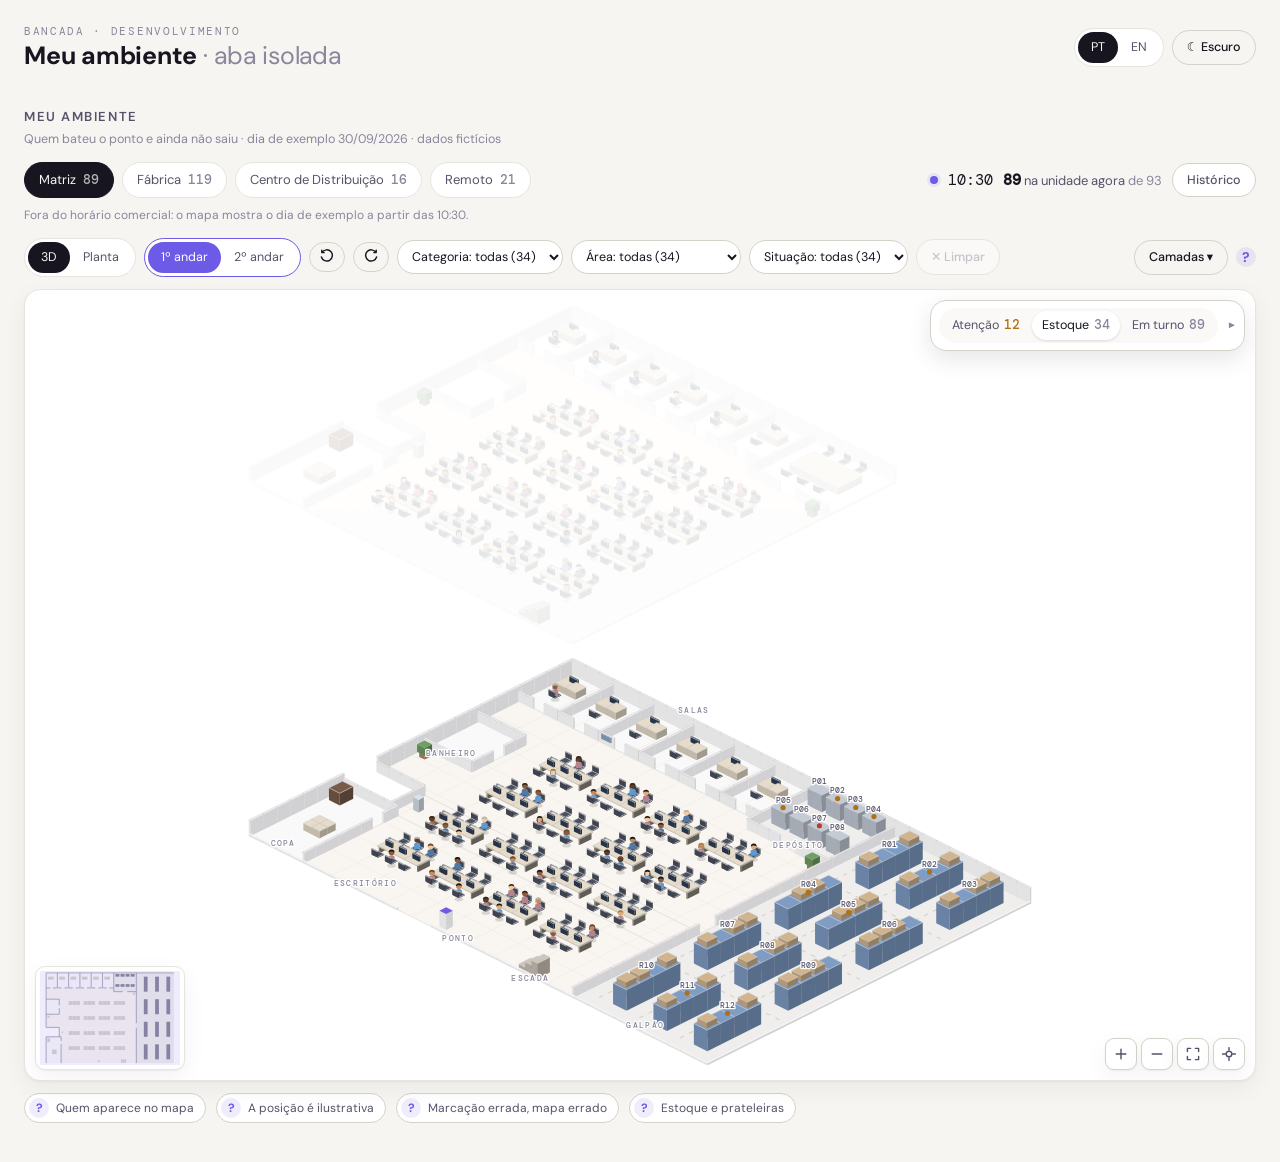
<file: tests/ambiente_harness.html>
<!doctype html>
<html lang="pt-BR">
<head>
<meta charset="utf-8">
<meta name="viewport" content="width=device-width, initial-scale=1">
<title>Meu ambiente · bancada</title>
<meta name="color-scheme" content="light dark">
<link rel="preconnect" href="https://fonts.googleapis.com">
<link rel="preconnect" href="https://fonts.gstatic.com" crossorigin>
<link href="https://fonts.googleapis.com/css2?family=DM+Mono:wght@400;500&family=DM+Sans:opsz,wght@9..40,400;9..40,500;9..40,600;9..40,700&display=swap" rel="stylesheet">
<link rel="stylesheet" href="../css/app.css">
<link rel="stylesheet" href="../css/ambiente.css">
</head>
<body>
<!--
  Bancada da aba "Meu ambiente": monta a aba SOZINHA, com o mesmo esqueleto do app
  (#app > .corpo.cheio > trilho escondido + main.pagina), para as larguras serem as de verdade.
  O botão de idioma e o de tema imitam o redesenho do app: desmontar -> casca -> montar.
  Parâmetros: ?lang=en  ?tema=escuro  ?foto=1 (quadro congelado, para fotos de teste).
-->
<div id="app">
  <header class="topo">
    <div class="marca"><div><div class="eyebrow">BANCADA · DESENVOLVIMENTO</div><h1>Meu ambiente <span class="sec">· aba isolada</span></h1></div></div>
    <div class="acoes">
      <div class="seg-botoes" role="group" aria-label="idioma"><button data-b-lang="pt">PT</button><button data-b-lang="en">EN</button></div>
      <button class="botao leve" data-b-tema></button>
    </div>
  </header>
  <!-- "cheio": no app, a aba Meu ambiente ocupa a largura toda (sem o trilho numerado). -->
  <div class="corpo cheio"><nav class="trilho" aria-label="seções"></nav><main class="pagina" id="pagina"></main></div>
</div>
<script src="../js/dados.js"></script>
<script src="../js/i18n.js"></script>
<script src="../js/graficos.js"></script>
<script src="../js/paginas.js"></script>
<script src="../js/ambiente-dados.js"></script>
<script src="../js/ambiente-mapa.js"></script>
<script src="../js/ambiente.js"></script>
<script>
(function () {
  'use strict';
  const D = window.DADOS, I = window.I18N;
  const q = new URLSearchParams(location.search);
  const estado = { lang: q.get('lang') === 'en' ? 'en' : 'pt', tema: q.get('tema') === 'escuro' ? 'escuro' : 'claro', aba: 'ambiente' };
  // O mesmo ctx que o app.js entrega às páginas.
  const ctx = {
    T: I.T, I, D, estado,
    num: (v, dec) => v == null ? '-' : Number(v).toLocaleString(I.locale(), { minimumFractionDigits: dec || 0, maximumFractionDigits: dec || 0 }),
    pct: (v, dec) => v == null ? '-' : (v * 100).toLocaleString(I.locale(), { minimumFractionDigits: dec == null ? 1 : dec, maximumFractionDigits: dec == null ? 1 : dec }) + '%',
    data: d => d.toLocaleDateString(I.locale(), { day: '2-digit', month: '2-digit', year: 'numeric' })
  };
  let redesenhos = 0;
  function redesenhar() {
    window.AMBIENTE.desmontar();                                   // 1. o app desmonta antes de redesenhar
    I.lang = estado.lang;
    document.documentElement.lang = estado.lang === 'en' ? 'en' : 'pt-BR';
    document.documentElement.dataset.theme = estado.tema === 'escuro' ? 'dark' : 'light';
    document.getElementById('pagina').innerHTML = window.PAGINAS.ambiente(null, ctx); // 2. a casca
    const s = document.querySelector('.secao');
    document.querySelector('.trilho').innerHTML = `<button class="ativo"><span class="n">1</span>${s.dataset.titulo}</button>`;
    document.querySelectorAll('[data-b-lang]').forEach(b => b.classList.toggle('ativo', b.dataset.bLang === estado.lang));
    document.querySelector('[data-b-tema]').textContent = estado.tema === 'escuro' ? '☀ Claro' : '☾ Escuro';
    window.AMBIENTE.montar(document.getElementById('ambiente-raiz'), ctx); // 3. monta a aba
    redesenhos++;
  }
  document.addEventListener('click', e => {
    const b = e.target.closest('[data-b-lang], [data-b-tema]');
    if (!b) return;
    if (b.dataset.bLang) estado.lang = b.dataset.bLang; else estado.tema = estado.tema === 'escuro' ? 'claro' : 'escuro';
    redesenhar();
  });
  window.__bancada = { redesenhar, estado, redesenhos: () => redesenhos };
  redesenhar();
})();
</script>
</body>
</html>
</file>
<file: css/app.css>
/* =============================================================================
   app.css: identidade PESSOAL (não é a marca de nenhuma empresa).
   Uma cor de destaque (violeta); verde, âmbar e vermelho só quando significam
   situação (saudável, atenção, alto). Tema claro e escuro pelas mesmas variáveis.
   ============================================================================= */
:root {
  --fundo: #F6F5F2; --sup: #FFFFFF; --sup2: #FAF9F7; --borda: #E7E4DE; --borda2: #D6D2CA;
  --tx: #17151F; --tx2: #56526A; --tx3: #8A869B;
  --acc: #6D5AE6; --acc-forte: #5643D4; --acc-suave: rgba(109, 90, 230, .11);
  --ok: #12855A; --ok-s: rgba(18, 133, 90, .12); --warn: #B07114; --warn-s: rgba(176, 113, 20, .14);
  --bad: #C0392F; --bad-s: rgba(192, 57, 47, .11);
  --escuro: #17151F; --escuro-num: #B8ACFF; --f: #6D5AE6; --m: #2E8C9A; --n: #A29EB0;
  --sombra: 0 1px 2px rgba(23, 21, 31, .05), 0 8px 24px rgba(23, 21, 31, .05);
  --raio: 16px;
  color-scheme: light;
}
:root[data-theme="dark"] {
  --fundo: #0E0D14; --sup: #16151F; --sup2: #1C1B27; --borda: #2A2838; --borda2: #3A374B;
  --tx: #EEECF6; --tx2: #AAA6BD; --tx3: #78748B;
  --acc: #9D8CFF; --acc-forte: #B6AAFF; --acc-suave: rgba(157, 140, 255, .15);
  --ok: #3FCB8C; --ok-s: rgba(63, 203, 140, .14); --warn: #E8B04E; --warn-s: rgba(232, 176, 78, .15);
  --bad: #F2766B; --bad-s: rgba(242, 118, 107, .14);
  --escuro: #08070D; --escuro-num: #B6AAFF; --f: #9D8CFF; --m: #4FC0CF; --n: #6F6B80;
  --sombra: 0 1px 2px rgba(0, 0, 0, .4), 0 10px 30px rgba(0, 0, 0, .25);
  color-scheme: dark;
}
* { box-sizing: border-box; }
[hidden] { display: none !important; }
html { -webkit-text-size-adjust: 100%; }
body {
  margin: 0; background: var(--fundo); color: var(--tx);
  font: 14px/1.5 "DM Sans", system-ui, -apple-system, "Segoe UI", sans-serif;
  -webkit-font-smoothing: antialiased;
}
.mono, .h-num, .g-rot, .g-rot2, .g-eixo, .eyebrow { font-family: "DM Mono", ui-monospace, Consolas, monospace; }
button, select, input { font: inherit; color: inherit; }
button { cursor: pointer; }
:focus-visible { outline: 2px solid var(--acc); outline-offset: 2px; border-radius: 6px; }
#app { max-width: 1320px; margin: 0 auto; padding: 24px 24px 40px; }

/* ---------- cabeçalho (fica sempre no mesmo lugar) ---------- */
.topo { display: flex; justify-content: space-between; align-items: center; gap: 16px; flex-wrap: wrap; }
.marca { display: flex; align-items: center; gap: 14px; }
.icone { width: 46px; height: 46px; border-radius: 14px; display: grid; place-items: center; background: var(--escuro); color: var(--escuro-num); }
.icone svg { width: 30px; height: 30px; }
.eyebrow { font-size: 10.5px; letter-spacing: .16em; color: var(--tx3); }
h1 { margin: 2px 0 0; font-size: 25px; line-height: 1.15; font-weight: 700; letter-spacing: -.01em; }
h1 .sec { font-weight: 400; color: var(--tx3); }
.empresa { font-size: 12.5px; color: var(--tx2); margin-top: 2px; }
.acoes { display: flex; gap: 8px; align-items: center; flex-wrap: wrap; }
.seg-botoes { display: inline-flex; background: var(--sup); border: 1px solid var(--borda); border-radius: 999px; padding: 3px; }
.seg-botoes button { border: 0; background: transparent; padding: 6px 13px; border-radius: 999px; font-size: 12.5px; color: var(--tx2); }
.seg-botoes button.ativo { background: var(--tx); color: var(--fundo); }
.botao { border: 1px solid var(--borda2); background: var(--sup); padding: 7px 14px; border-radius: 999px; font-size: 12.5px; font-weight: 500; }
.botao:hover:not(:disabled) { border-color: var(--acc); }
.botao:disabled { opacity: .45; cursor: default; }
.botao.leve { background: transparent; }
.linha-abas { display: flex; justify-content: space-between; align-items: flex-end; gap: 12px; margin-top: 18px; border-bottom: 1px solid var(--borda); flex-wrap: wrap; }
.abas { display: flex; flex-wrap: wrap; gap: 4px; }
.abas button { border: 0; background: none; padding: 11px 16px 12px; font-size: 14px; color: var(--tx2); border-bottom: 2px solid transparent; margin-bottom: -1px; white-space: nowrap; }
.abas button.ativa { color: var(--tx); font-weight: 600; border-bottom-color: var(--acc); }
.selo-data { display: inline-flex; flex-wrap: wrap; align-items: center; gap: 6px; padding: 6px 12px; margin-bottom: 8px; border-radius: 999px; background: var(--ok-s); color: var(--tx); font-size: 12.5px; cursor: help; }
.selo-data i { width: 7px; height: 7px; border-radius: 50%; background: var(--ok); box-shadow: 0 0 0 3px var(--ok-s); }
.selo-data small { flex-basis: 100%; padding-left: 13px; color: var(--ok); font-weight: 600; font-size: 11.5px; }
.quem { margin-top: 12px; font-size: 13px; color: var(--tx2); line-height: 1.7; }

/* ---------- filtros: todos do mesmo tamanho, preenchendo a linha ---------- */
.filtros { display: grid; grid-template-columns: repeat(6, minmax(0, 1fr)) auto; gap: 10px; align-items: end; margin-top: 16px; }
.filtro { display: flex; flex-direction: column; gap: 4px; min-width: 0; }
.filtro > span { font-family: "DM Mono", monospace; font-size: 10px; letter-spacing: .12em; text-transform: uppercase; color: var(--tx3); }
.filtro select { height: 36px; width: 100%; min-width: 0; padding: 0 30px 0 12px; border: 1px solid var(--borda); border-radius: 10px; background: var(--sup) url("data:image/svg+xml,%3Csvg xmlns='http://www.w3.org/2000/svg' width='10' height='6'%3E%3Cpath d='M1 1l4 4 4-4' fill='none' stroke='%238A869B' stroke-width='1.5'/%3E%3C/svg%3E") no-repeat right 11px center; appearance: none; font-size: 13px; }
.limpar { height: 36px; color: var(--tx3); }
.limpar.ativo { color: var(--bad); border-color: var(--bad); background: var(--bad-s); }

/* ---------- alertas ---------- */
.alertas { margin-top: 16px; border-radius: 12px; background: var(--acc-suave); font-size: 13px; }
.alertas summary { list-style: none; cursor: pointer; padding: 10px 14px; display: flex; align-items: center; gap: 8px; color: var(--tx); }
.alertas summary::-webkit-details-marker { display: none; }
.alertas .sino { width: 20px; height: 20px; border-radius: 50%; display: grid; place-items: center; background: var(--acc); color: #fff; font-weight: 700; font-size: 12px; }
.alertas .seta { margin-left: auto; color: var(--tx3); transition: transform .2s; }
.alertas[open] .seta { transform: rotate(180deg); }
.alertas ul { margin: 0; padding: 0 14px 12px 42px; display: grid; gap: 6px; color: var(--tx2); }
.alertas.zero { padding: 10px 14px; color: var(--tx2); background: var(--ok-s); }
.link { border: 0; background: none; padding: 0; color: var(--acc); text-decoration: underline dotted; text-underline-offset: 3px; font-size: inherit; }

/* ---------- corpo: trilho numerado + página ---------- */
.corpo { display: grid; grid-template-columns: 196px minmax(0, 1fr); gap: 28px; margin-top: 8px; }
.trilho { position: sticky; top: 20px; align-self: start; display: grid; gap: 8px; margin-top: 28px; }
.trilho button { display: flex; align-items: center; gap: 10px; text-align: left; border: 1px solid var(--borda); background: var(--sup); border-radius: 999px; padding: 8px 14px 8px 8px; font-size: 13px; color: var(--tx); }
.trilho .n { width: 22px; height: 22px; flex: none; border-radius: 50%; display: grid; place-items: center; border: 1px solid var(--borda2); font-size: 11px; color: var(--tx3); font-family: "DM Mono", monospace; }
.trilho button.ativo { border-color: var(--acc); background: var(--acc-suave); }
.trilho button.ativo .n { border-color: var(--acc); color: var(--acc); }
.secao { margin-top: 28px; scroll-margin-top: 16px; }
.s-cab { margin-bottom: 12px; }
.s-cab h2 { margin: 0; font-size: 13px; letter-spacing: .12em; text-transform: uppercase; color: var(--tx2); font-weight: 600; }
.s-cab p { margin: 3px 0 0; font-size: 12.5px; color: var(--tx3); }
.resumo { margin: 12px 2px 0; font-size: 13px; color: var(--tx2); }

/* ---------- indicadores (uma anatomia só) ---------- */
.herois { display: grid; grid-template-columns: repeat(auto-fit, minmax(176px, 1fr)); gap: 14px; }
.herois.h3 { grid-template-columns: repeat(3, minmax(0, 1fr)); }
.herois.h4 { grid-template-columns: repeat(4, minmax(0, 1fr)); }
.heroi { background: var(--sup); border: 1px solid var(--borda); border-radius: var(--raio); padding: 18px 20px; box-shadow: var(--sombra); min-width: 0; }
.h-rot { display: flex; align-items: flex-start; gap: 6px; min-height: 28px; font-family: "DM Mono", monospace; font-size: 10.5px; line-height: 1.35; letter-spacing: .12em; text-transform: uppercase; color: var(--tx3); }
.h-rot .info { margin-top: -1px; flex: none; }
.info { width: 17px; height: 17px; border-radius: 50%; border: 1px solid var(--borda2); background: transparent; font: italic 600 10px/1 Georgia, serif; color: var(--tx3); display: inline-grid; place-items: center; padding: 0; }
.info:hover { border-color: var(--acc); color: var(--acc); }
.h-num { margin-top: 4px; font-size: 28px; line-height: 1.15; font-weight: 500; letter-spacing: -.02em; display: flex; align-items: center; gap: 6px 8px; flex-wrap: wrap; }
.h-num .chip { font-size: 10.5px; padding: 3px 8px; }
.h-num small { font-size: 15px; color: var(--tx2); font-weight: 400; }
.h-sub { margin-top: 6px; font-size: 12.5px; color: var(--tx2); }
.heroi.escuro { background: var(--escuro); border-color: var(--escuro); color: #F4F2FA; }
.heroi.escuro .h-num { color: var(--escuro-num); }
.heroi.escuro .h-rot, .heroi.escuro .h-sub { color: #A7A2BA; }
.heroi.escuro .info { border-color: #4A4660; color: #A7A2BA; }
.pos { color: var(--ok); } .neg { color: var(--bad); }
.barra-sep { color: var(--tx3); font-weight: 300; }
.chip { display: inline-block; font: 600 11px/1 "DM Sans", sans-serif; padding: 4px 9px; border-radius: 999px; letter-spacing: 0; }
.chip.ok { background: var(--ok-s); color: var(--ok); } .chip.warn { background: var(--warn-s); color: var(--warn); }
.chip.bad { background: var(--bad-s); color: var(--bad); } .chip.neutro { background: var(--sup2); color: var(--tx2); border: 1px solid var(--borda); }

/* ---------- cartões e grades ---------- */
.cartao { background: var(--sup); border: 1px solid var(--borda); border-radius: var(--raio); padding: 18px 20px; box-shadow: var(--sombra); min-width: 0; }
.cartao h3 { margin: 0 0 12px; font-size: 11.5px; letter-spacing: .12em; text-transform: uppercase; color: var(--tx2); font-weight: 600; }
.herois + .cartao, .herois + .grade2, .herois + .grade3, .cartao + .grade2, .secao > .cartao + .cartao, .faixa-tipo + .herois { margin-top: 14px; }
.grade2 { display: grid; grid-template-columns: repeat(2, minmax(0, 1fr)); gap: 14px; }
.grade3 { display: grid; grid-template-columns: repeat(3, minmax(0, 1fr)); gap: 14px; }
.grade2.g-larga { grid-template-columns: minmax(0, 1.4fr) minmax(0, 1fr); }
.pilha { display: grid; gap: 14px; }
.secao > .botao { margin-top: 14px; }

/* ---------- gráficos ---------- */
.g-linha, .g-barras { width: 100%; height: auto; display: block; }
.g-traco { fill: none; stroke: var(--acc); stroke-width: 2.6; }
.g-ponto { fill: var(--sup); stroke: var(--acc); stroke-width: 2; }
.g-ponto.fora, .g-barra.fora { opacity: .35; }
.g-banda { fill: var(--acc-suave); opacity: .7; }
.g-grade { stroke: var(--borda); stroke-dasharray: 3 5; }
.g-rot { font-size: 12.5px; font-weight: 600; fill: var(--tx); }
.g-rot2 { font-size: 10.5px; fill: var(--tx2); }
.g-rot2 .pos { fill: var(--ok); } .g-rot2 .neg { fill: var(--bad); }
.g-eixo { font-size: 10.5px; fill: var(--tx3); }
.g-alvo { fill: transparent; }
.g-alvo:hover { fill: var(--acc-suave); }
.g-barra.ok { fill: var(--ok); } .g-barra.warn { fill: var(--warn); } .g-barra.bad { fill: var(--bad); }
.g-lim { stroke-dasharray: 4 4; stroke-width: 1; } .g-lim.l0 { stroke: var(--ok); } .g-lim.l1 { stroke: var(--warn); }
.lb { display: grid; gap: 6px; }
.lb-linha { display: grid; grid-template-columns: minmax(0, 1fr) 54px 58px; align-items: center; gap: 8px; font-size: 13px; }
.lb-rot { position: relative; height: 30px; min-width: 0; }
.lb-fundo { position: absolute; inset: 0 auto 0 0; background: var(--acc-suave); border-radius: 8px; min-width: 4px; }
.lb-txt { position: relative; display: block; padding: 0 10px; line-height: 30px; white-space: nowrap; overflow: hidden; text-overflow: ellipsis; }
.lb-val { text-align: right; font-family: "DM Mono", monospace; font-size: 13px; white-space: nowrap; }
.lb.larga .lb-linha { grid-template-columns: minmax(0, 1fr) 78px 98px; }
.lb.larga .lb-pct { white-space: nowrap; }
.lb-pct { text-align: right; font-family: "DM Mono", monospace; font-size: 12px; color: var(--tx3); }
.seg { display: grid; gap: 8px; }
.seg-linha { display: grid; grid-template-columns: 108px minmax(0, 1fr) 36px; gap: 10px; align-items: center; font-size: 12.5px; }
.seg-barra { display: flex; height: 24px; border-radius: 7px; overflow: hidden; background: var(--sup2); }
.seg-p { display: grid; place-items: center; color: #fff; font: 600 10.5px "DM Mono", monospace; }
.seg-p.f { background: var(--f); } .seg-p.m { background: var(--m); } .seg-p.n { background: var(--n); }
.seg-tot { text-align: right; font-family: "DM Mono", monospace; color: var(--tx3); }
.seg-leg { display: flex; gap: 16px; margin-top: 6px; font-size: 12px; color: var(--tx2); }
.seg-leg span { display: inline-flex; align-items: center; gap: 6px; }
.seg-leg i { width: 10px; height: 10px; border-radius: 3px; display: inline-block; }
.funil { display: grid; gap: 8px; }
.fu-linha { display: grid; grid-template-columns: 110px minmax(0, 1fr) 118px; gap: 12px; align-items: center; font-size: 13px; }
.fu-trilho { display: flex; justify-content: center; }
.fu-barra { height: 32px; border-radius: 9px; background: linear-gradient(90deg, var(--acc), var(--acc-forte)); display: grid; place-items: center; min-width: 46px; }
.fu-barra span { color: #fff; font: 600 12.5px "DM Mono", monospace; }
.fu-conv { font-family: "DM Mono", monospace; font-size: 11.5px; color: var(--tx3); }

/* ---------- saída: quem conta ---------- */
.faixa-tipo { padding: 12px 16px; }
.ft-linha { display: flex; flex-wrap: wrap; align-items: center; gap: 6px; }
.ft-rot { font-family: "DM Mono", monospace; font-size: 10.5px; letter-spacing: .12em; text-transform: uppercase; color: var(--tx3); margin-right: 6px; }
.pilula { border: 1px solid var(--borda); background: var(--sup); border-radius: 999px; padding: 5px 11px; font-size: 12.5px; color: var(--tx2); }
.pilula b { font-family: "DM Mono", monospace; font-weight: 500; color: var(--tx3); margin-left: 3px; }
.pilula.ativa { background: var(--tx); border-color: var(--tx); color: var(--fundo); }
.pilula.ativa b { color: var(--fundo); opacity: .7; }
.ft-nota { margin-top: 8px; font-size: 12px; color: var(--tx3); display: flex; flex-wrap: wrap; align-items: center; gap: 8px 12px; }
.leg { display: inline-flex; align-items: center; gap: 5px; font-family: "DM Mono", monospace; font-size: 11px; }
.leg i { width: 9px; height: 9px; border-radius: 3px; display: inline-block; }
.leg i.ok { background: var(--ok); } .leg i.warn { background: var(--warn); } .leg i.bad { background: var(--bad); }

/* ---------- tabelas (mesmo desenho em todas) ---------- */
.tabela-cartao { padding: 0; overflow: hidden; }
.tb-barra { display: flex; justify-content: space-between; align-items: center; gap: 12px; padding: 12px 14px; border-bottom: 1px solid var(--borda); }
.busca { flex: 1; max-width: 360px; height: 36px; border: 1px solid var(--borda); border-radius: 999px; padding: 0 14px; background: var(--sup2); }
.tb-conta { font-family: "DM Mono", monospace; font-size: 12px; color: var(--tx3); }
.tb-rolagem { overflow-x: auto; }
.tabela { width: 100%; border-collapse: collapse; font-size: 13px; }
.tabela th { position: sticky; top: 0; background: var(--sup2); text-align: left; padding: 0; border-bottom: 1px solid var(--borda); white-space: nowrap; font: 500 10.5px "DM Mono", monospace; letter-spacing: .1em; text-transform: uppercase; color: var(--tx3); }
.tabela th button, .tabela th:not(:has(button)) { padding: 10px 14px; }
.tabela th button { border: 0; background: none; font: inherit; letter-spacing: inherit; text-transform: inherit; color: inherit; width: 100%; text-align: left; }
.tabela th button.ativo { color: var(--acc); }
.tabela th button.asc::after { content: " ▲"; } .tabela th button.desc::after { content: " ▼"; }
.tabela th button { cursor: pointer; } .tabela th.dir button { text-align: right; }
.tabela th button:focus-visible { outline: 2px solid var(--acc); outline-offset: -2px; }
.tabela td { padding: 9px 14px; border-bottom: 1px solid var(--borda); white-space: nowrap; }
.tabela tr:hover td { background: var(--sup2); }
.tabela .dir { text-align: right; }
.vazio { text-align: center; color: var(--tx3); padding: 26px !important; }
.avatar-mini { width: 24px; height: 24px; border-radius: 50%; display: inline-grid; place-items: center; margin-right: 9px; background: var(--acc-suave); color: var(--acc); font: 600 10px "DM Mono", monospace; vertical-align: middle; }
.tb-pag { display: flex; justify-content: center; align-items: center; gap: 14px; padding: 12px; font-size: 12.5px; color: var(--tx2); }
.dias { display: grid; grid-template-columns: 110px auto; align-items: center; gap: 10px; }
.dias-barra { height: 6px; border-radius: 6px; background: var(--acc); display: block; }
.dias-barra.bad { background: var(--bad); }

/* ---------- balões ---------- */
.dica { position: fixed; top: 0; left: 0; z-index: 50; max-width: 320px; padding: 7px 10px; border-radius: 9px; background: #17151F; color: #F4F2FA; font-size: 12px; pointer-events: none; opacity: 0; transition: opacity .12s; box-shadow: 0 8px 24px rgba(0, 0, 0, .25); }
.dica.visivel { opacity: 1; }
.conta-pop { position: fixed; z-index: 60; background: var(--sup); border: 1px solid var(--borda2); border-radius: 14px; padding: 14px; box-shadow: 0 18px 48px rgba(0, 0, 0, .22); font-size: 13px; }
.conta-pop[hidden] { display: none !important; }
.cp-cab { display: flex; justify-content: space-between; gap: 10px; color: var(--tx2); font-size: 12.5px; }
.cp-cab b { color: var(--tx); }
.cp-cab button { border: 0; background: none; color: var(--tx3); }
.cp-formula { margin-top: 10px; padding: 10px 12px; border-radius: 9px; background: var(--acc-suave); color: var(--tx); font-size: 12.5px; line-height: 1.45; }
.cp-sub { margin-top: 10px; font-family: "DM Mono", monospace; font-size: 10px; letter-spacing: .12em; text-transform: uppercase; color: var(--tx3); }
.conta-pop table { width: 100%; border-collapse: collapse; margin-top: 4px; }
.conta-pop td { padding: 5px 0; border-bottom: 1px dashed var(--borda); }
.conta-pop td.mono { text-align: right; }
.cp-nota { margin-top: 8px; font-size: 12px; color: var(--tx3); }

/* ---------- rodapé ---------- */
.rodape { margin-top: 44px; padding-top: 16px; border-top: 1px solid var(--borda); display: flex; justify-content: space-between; gap: 16px; flex-wrap: wrap; font-size: 12.5px; color: var(--tx3); }
.rodape a { color: var(--acc); font-weight: 600; text-decoration: none; }

/* ---------- clique que abre a tabela de nomes ---------- */
.clicavel, .g-alvo[data-drill], .num-drill { cursor: pointer; }
.lb-linha.clicavel:hover .lb-fundo, .lb-linha.clicavel:focus-visible .lb-fundo { background: color-mix(in srgb, var(--acc) 24%, transparent); }
.lb-linha.clicavel:hover .lb-txt { color: var(--acc); }
.seg-p.clicavel:hover { filter: brightness(1.12); }
.num-drill { all: unset; cursor: pointer; border-bottom: 1px dashed transparent; line-height: 1.1; }
.num-drill:hover, .num-drill:focus-visible { border-bottom-color: currentColor; }
.dica-clique { color: var(--acc); }
.resumo-cartao { margin-top: 14px; }
.insights { list-style: none; margin: 0; padding: 0; display: grid; gap: 2px; }
.ins { all: unset; box-sizing: border-box; display: flex; justify-content: space-between; align-items: center; gap: 12px; width: 100%; padding: 9px 12px; border-radius: 10px; cursor: pointer; font-size: 14px; color: var(--tx); }
.ins:hover, .ins:focus-visible { background: var(--acc-suave); }
.ins span { color: var(--acc); opacity: .5; transition: transform .15s, opacity .15s; }
.ins:hover span { opacity: 1; transform: translateX(3px); }
.nota-cartao { margin: 12px 0 0; font-size: 13px; color: var(--tx2); }
.cartao h3.sub-h3 { margin-top: 20px; }
.corpo.cheio { grid-template-columns: minmax(0, 1fr); }
.corpo.cheio .trilho { display: none; }

/* ---------- a gaveta do modo tabela ---------- */
.gaveta-fundo { position: fixed; inset: 0; z-index: 80; background: rgba(8, 7, 13, .42); backdrop-filter: blur(2px); }
.gaveta { position: fixed; top: 0; right: 0; bottom: 0; z-index: 81; width: min(780px, 100vw); display: flex; flex-direction: column; background: var(--sup); border-left: 1px solid var(--borda2); box-shadow: -24px 0 60px rgba(0, 0, 0, .22); animation: gaveta-entra .22s ease-out; }
@keyframes gaveta-entra { from { transform: translateX(40px); opacity: 0; } }
.g-cab { display: flex; justify-content: space-between; align-items: flex-start; gap: 12px; padding: 20px 22px 14px; border-bottom: 1px solid var(--borda); }
.g-cab .eyebrow { text-transform: uppercase; }
.g-cab h2 { margin: 4px 0 0; font-size: 19px; line-height: 1.25; display: flex; align-items: center; gap: 10px; flex-wrap: wrap; }
.g-x { border: 1px solid var(--borda); background: var(--sup2); border-radius: 50%; width: 34px; height: 34px; color: var(--tx2); flex: none; }
.g-barra { display: flex; gap: 10px; align-items: center; padding: 12px 22px; border-bottom: 1px solid var(--borda); }
.g-barra .busca { max-width: none; }
.g-rolagem { flex: 1; overflow: auto; }
.g-pe { padding: 10px 22px; font-size: 12px; color: var(--tx3); border-top: 1px solid var(--borda); }
body.com-gaveta { overflow: hidden; }

/* ---------- telas menores e modo dentro do portfólio ---------- */
@media (max-width: 1180px) {
  .corpo { grid-template-columns: minmax(0, 1fr); }
  .trilho { display: none; }
}
@media (max-width: 1100px) {
  .filtros { grid-template-columns: repeat(3, minmax(0, 1fr)); }
  .filtros .limpar { grid-column: 1 / -1; justify-self: start; }
}
@media (max-width: 900px) {
  .herois.h4, .herois.h3 { grid-template-columns: repeat(2, minmax(0, 1fr)); }
  .grade2, .grade3, .grade2.g-larga { grid-template-columns: minmax(0, 1fr); }
  .fu-linha { grid-template-columns: 86px minmax(0, 1fr) 92px; }
}
@media (max-width: 560px) {
  #app { padding: 16px 16px 32px; }
  h1 { font-size: 21px; }
  .herois, .herois.h4, .herois.h3 { grid-template-columns: repeat(2, minmax(0, 1fr)); gap: 10px; }
  .heroi { padding: 14px; }
  .h-num { font-size: 24px; }
  .filtros { grid-template-columns: repeat(2, minmax(0, 1fr)); }
  .seg-linha { grid-template-columns: 84px minmax(0, 1fr) 30px; }
  .lb-linha { grid-template-columns: minmax(0, 1fr) 44px 50px; }
}
body.embed #app { padding: 16px 18px 24px; }
body.embed .corpo { grid-template-columns: minmax(0, 1fr); }
body.embed .trilho { display: none; }
@media (prefers-reduced-motion: reduce) { * { transition: none !important; scroll-behavior: auto !important; } }
</file>
<file: css/ambiente.css>
/* =============================================================================
   ambiente.css: a aba "Meu ambiente". Usa as variáveis do app.css (tema claro e
   escuro vêm de graça) e cria só as suas, com o prefixo --amb-.
   Cores: cinzas do tema no chão e nas paredes; móveis e máquinas com cor própria, calma;
   pessoas com a camisa da cor da ÁREA (a mesma bolinha da tabela). A cor de destaque
   (--acc) marca só o que está selecionado ou aceso; verde, âmbar e vermelho, só estoque.
   ============================================================================= */
.amb {
  container-type: inline-size; container-name: amb;
  --amb-piso: var(--sup);
  --amb-piso2: color-mix(in srgb, var(--tx) 5%, var(--sup2));
  --amb-piso3: color-mix(in srgb, var(--tx) 2.5%, var(--sup));
  --amb-patio: color-mix(in srgb, var(--tx) 11%, var(--sup2)); --amb-externo: color-mix(in srgb, #7FA36B 16%, var(--sup2));
  --amb-t: color-mix(in srgb, var(--tx) 5%, var(--sup));
  --amb-e: color-mix(in srgb, var(--tx) 12%, var(--sup));
  --amb-d: color-mix(in srgb, var(--tx) 20%, var(--sup));
  --amb-aresta: color-mix(in srgb, var(--tx) 22%, var(--sup));
  --amb-calca: #3A3D4A;
  /* camisa por área */
  --amb-a-ops: #4E79A7; --amb-a-man: #A0704F; --amb-a-log: #3E8E8A; --amb-a-tec: #5B9BD5; --amb-a-com: #B5838D;
  --amb-a-fin: #6D6875; --amb-a-pes: #D4789C; --amb-a-jur: #8E9AAF; --amb-a-dir: #3D405B;
  /* móveis, máquinas, caminhões */
  --amb-m-mesa: #E7DCC9; --amb-m-monitor: #3A3F4C; --amb-m-prat: #C3CBD6; --amb-m-rack: #7E9CC4; --amb-m-carga: #D2B48C;
  --amb-m-maquina: #6E9E9B; --amb-m-esteira: #454B57; --amb-m-bancada: #B39B7D; --amb-m-armario: #9DB0A8; --amb-m-palete: #C9A979;
  --amb-m-empilhadeira: #5E6B7D; --amb-m-impressora: #D9DDE3; --amb-m-cafe: #7A5A48;
  --amb-m-pe: #8C8578; --amb-tela: #26344A; --amb-piso-esc: color-mix(in srgb, #D9C3A0 16%, var(--sup)); --amb-m-carreta: #E4E7EC; --amb-m-cabine: #B4574B; --amb-m-escada: #CDC5B8; --amb-m-cadeira: #4A505E;
}
/* No escuro a luz continua vindo de cima: o topo é a face mais clara; as cores ficam mais fechadas. */
:root[data-theme="dark"] .amb {
  --amb-piso: color-mix(in srgb, var(--tx) 3%, var(--sup));
  --amb-piso2: color-mix(in srgb, var(--tx) 7%, var(--sup));
  --amb-piso3: color-mix(in srgb, var(--tx) 5%, var(--sup));
  --amb-patio: color-mix(in srgb, var(--tx) 10%, var(--sup)); --amb-externo: color-mix(in srgb, #6E8F5C 14%, var(--sup));
  --amb-t: color-mix(in srgb, var(--tx) 24%, var(--sup));
  --amb-e: color-mix(in srgb, var(--tx) 14%, var(--sup));
  --amb-d: color-mix(in srgb, var(--tx) 9%, var(--sup));
  --amb-aresta: color-mix(in srgb, var(--tx) 34%, var(--sup));
  --amb-calca: #555A6B;
  --amb-a-dir: #8D93C0; --amb-a-fin: #A39FB0; --amb-a-ops: #6E98C6;
  --amb-m-mesa: #6E6455; --amb-m-monitor: #1C1F26; --amb-m-prat: #6B7380; --amb-m-rack: #4E6A90; --amb-m-carga: #8C7354;
  --amb-m-maquina: #4D7472; --amb-m-esteira: #2A2E37; --amb-m-bancada: #74644F; --amb-m-armario: #5B6B65; --amb-m-palete: #85704F;
  --amb-m-empilhadeira: #66738A; --amb-m-impressora: #7C818A; --amb-m-cafe: #5A4236;
  --amb-m-pe: #5E584F; --amb-tela: #1A2433; --amb-piso-esc: color-mix(in srgb, #C8A97E 9%, var(--sup)); --amb-m-carreta: #7E848F; --amb-m-cabine: #8E4A42; --amb-m-escada: #6F685D; --amb-m-cadeira: #2C3039;
}
/* "hidden" perde para qualquer display:flex/grid de autor: esta regra garante que esconde. */
.amb [hidden] { display: none !important; }
.amb-cab { margin-bottom: 14px; }

/* ---------- topo: unidades à esquerda; agora (hora e contagem) e Histórico à direita ---------- */
.amb-topo { display: flex; flex-wrap: wrap; align-items: center; justify-content: space-between; gap: 10px 16px; }
.amb-unidades { display: flex; flex-wrap: wrap; gap: 8px; }
.amb-un { display: inline-flex; align-items: center; gap: 4px; padding: 7px 14px; font-size: 13px; }
.amb-status { display: flex; flex-wrap: wrap; align-items: center; gap: 6px 10px; font-size: 13px; color: var(--tx2); }
.amb-hora { font-size: 15px; color: var(--tx); }
.amb-agora b { font-size: 15px; font-weight: 600; color: var(--tx); }
.amb-de { color: var(--tx3); }
.amb-vivo-ponto { width: 8px; height: 8px; border-radius: 50%; background: var(--borda2); }
.amb-vivo-ponto.on { background: var(--acc); box-shadow: 0 0 0 3px var(--acc-suave); animation: amb-pisca 1.8s ease-in-out infinite; }
@keyframes amb-pisca { 50% { opacity: .35; } }
.amb-bt-hist.ativo { border-color: var(--acc); background: var(--acc-suave); color: var(--acc); }
.amb-fora { margin: 8px 0 0; font-size: 12px; color: var(--tx3); }
.amb-convite { margin: 16px 0 0; padding: 26px 20px; border: 1px dashed var(--borda2); border-radius: var(--raio); background: var(--sup); color: var(--tx2); text-align: center; font-size: 14px; }

/* ---------- histórico do dia (abre embaixo do topo) ---------- */
.amb-hist { margin-top: 12px; padding: 12px 14px; display: grid; gap: 10px; }
.amb-hist-cab { display: flex; align-items: center; gap: 10px; }
.amb-hist-cab b { font-size: 14px; }
.amb-hist-hora { color: var(--tx3); font-size: 12px; }
.amb-hist-cab .amb-x { margin-left: auto; font-size: 14px; }
.amb-hist-nums { display: flex; flex-wrap: wrap; gap: 6px 28px; }
.amb-hist-num { display: flex; align-items: baseline; gap: 6px; font-size: 12.5px; color: var(--tx2); }
.amb-hist-num b { font-size: 22px; font-weight: 500; line-height: 1.1; color: var(--tx); }
.amb-receb-tit { font-size: 12px; font-weight: 600; color: var(--tx2); }
.amb-receb ul { list-style: none; margin: 6px 0 0; padding: 0; display: grid; gap: 4px; }
.amb-receb li { display: flex; align-items: center; gap: 8px; font-size: 12.5px; color: var(--tx2); }
.amb-receb li span { flex: 1; min-width: 0; }
.amb-receb li b { color: var(--tx); font-weight: 500; }
.amb-receb li small { color: var(--tx3); font-size: 11.5px; white-space: nowrap; }
.amb-receb li[data-st="atraso"] small { color: var(--warn); }
.amb-hist-rolagem { max-height: 300px; overflow: auto; border-top: 1px solid var(--borda); }
.amb-hist-tab { font-size: 12px; }
.amb-hist-tab th button, .amb-hist-tab th:not(:has(button)), .amb-hist-tab td { padding: 6px 8px; }
.amb-ev { display: inline-flex; align-items: center; gap: 6px; }
.amb-ev::before { content: ""; width: 7px; height: 7px; flex: none; border-radius: 50%; background: var(--tx3); }
.amb-ev-entrada::before { background: var(--ok); }
.amb-ev-receb::before { background: var(--acc); }
.amb-ev-det { color: var(--tx2); }

/* ---------- corpo: lista (recolhível) | mapa na largura toda ---------- */
.amb-corpo { margin-top: 14px; display: grid; grid-template-columns: minmax(0, 1fr); gap: 14px; align-items: start; }
.amb-centro { min-width: 0; display: grid; gap: 12px; }

/* ---------- barra do mapa: vista, andar, câmera, camadas e filtros ---------- */
.amb-barra { display: grid; gap: 8px; }
.amb-barra-l1, .amb-barra-l2 { display: flex; flex-wrap: wrap; align-items: center; gap: 8px; }
.amb-barra-l2 { align-items: flex-end; }
.amb-ic { display: inline-grid; place-items: center; padding: 6px 9px; }
.amb-ic svg, .amb-cam-bt svg { width: 16px; height: 16px; display: block; }
.amb-bt-lista.ativo { border-color: var(--acc); background: var(--acc-suave); color: var(--acc); }
.amb-filtros { display: inline-flex; flex-wrap: wrap; align-items: center; gap: 8px; }
.amb-sel { height: 34px; max-width: 200px; padding: 0 10px; border: 1px solid var(--borda2); border-radius: 999px; background: var(--sup); color: var(--tx); font-size: 12.5px; }
/* Camadas num menu: o botão abre uma caixinha com as 4 opções, por cima do mapa. */
.amb-menu { position: relative; margin-left: auto; }
.amb-menu summary { list-style: none; cursor: pointer; }
.amb-menu summary::-webkit-details-marker { display: none; }
.amb-menu[open] summary { border-color: var(--acc); color: var(--acc); }
.amb-menu-pop { position: absolute; right: 0; top: calc(100% + 6px); z-index: 6; display: grid; gap: 6px; min-width: 170px; padding: 10px; border: 1px solid var(--borda2); border-radius: 12px; background: var(--sup); box-shadow: 0 12px 30px rgba(0, 0, 0, .14); }
.amb-camada { padding: 5px 11px; font-size: 12px; }
.amb-q-dica { cursor: help; }   /* a dica de uso vira um "?" com balão */

/* ---------- mapa ---------- */
.amb-mapa { position: relative; min-width: 0; overflow: clip; background: var(--sup); border: 1px solid var(--borda); border-radius: var(--raio); box-shadow: var(--sombra); container-type: inline-size; container-name: ambmapa; }
/* Arrastar o mapa não seleciona texto (o JS também barra o começo da seleção dentro dele). */
.amb-quadro { height: clamp(560px, calc(100vh - 110px), 980px); cursor: grab; touch-action: none; -webkit-user-select: none; user-select: none; }
.amb-quadro:active { cursor: grabbing; }
/* Dentro do portfólio (iframe) a altura é fixa: o portfólio ajusta a janela ao conteúdo, e 100vh faria os dois crescerem sem parar. */
body.embed .amb-quadro { height: 620px; }
.amb-cam, .amb-minimapa { -webkit-user-select: none; user-select: none; }
.amb-svg { display: block; width: 100%; height: 100%; }
.amb-svg text { pointer-events: none; }
.amb-cam { position: absolute; right: 10px; bottom: 10px; display: flex; gap: 4px; }
.amb-cam-bt { width: 32px; height: 32px; display: grid; place-items: center; padding: 0; border: 1px solid var(--borda2); border-radius: 9px; background: var(--sup); color: var(--tx2); box-shadow: var(--sombra); }
.amb-cam-bt:hover { border-color: var(--acc); color: var(--acc); }
.amb-minimapa { position: absolute; left: 10px; bottom: 10px; width: 150px; height: 104px; padding: 4px; border: 1px solid var(--borda); border-radius: 10px; background: var(--sup); box-shadow: var(--sombra); cursor: pointer; }
.amb-mini { display: block; width: 100%; height: 100%; }
.amb-mini .amb-piso { stroke: none; }
.amb-mini-movel { fill: var(--borda2); }
.amb-mini-prat { fill: var(--tx3); }
.amb-mini-parede { stroke: var(--tx3); stroke-width: 0.18; }
.amb-mini-vista { fill: var(--acc-suave); stroke: var(--acc); stroke-width: 0.3; }

/* ---------- andares (Matriz): o andar em foco inteiro, o outro transparente ---------- */
.amb-andar { transition: opacity .4s ease; }
.amb-quadro[data-andar-foco="1"] .amb-andar[data-andar="2"] { opacity: .13; pointer-events: none; }
.amb-quadro[data-andar-foco="2"] .amb-andar[data-andar="1"] { opacity: .2; pointer-events: none; }
.amb-quadro[data-andar-foco="1"] .amb-andar[data-andar="2"] .amb-rotulos,
.amb-quadro[data-andar-foco="2"] .amb-andar[data-andar="1"] :is(.amb-rotulos, .amb-marca) { visibility: hidden; }
/* Na planta (de cima) os andares caem um em cima do outro: o 2º só aparece com ele em foco. */
.amb-quadro[data-andar-foco="1"] .amb-modo-planta .amb-andar[data-andar="2"] { opacity: 0; }

/* ---------- desenho: chão, paredes, móveis ---------- */
.amb-piso { fill: var(--amb-piso); stroke: var(--borda); stroke-width: .8; }
.amb-piso-galpao, .amb-piso-storage, .amb-piso-producao, .amb-piso-manutencao, .amb-piso-almox { fill: var(--amb-piso2); }
.amb-piso-salas, .amb-piso-wc, .amb-piso-copa, .amb-piso-vestiario, .amb-piso-lobby, .amb-piso-corredor, .amb-piso-reuniao { fill: var(--amb-piso3); }
.amb-piso-admin, .amb-piso-escritorio, .amb-piso-escr { fill: var(--amb-piso-esc); }
.amb-grade { fill: none; stroke: var(--borda); stroke-width: .5; opacity: .7; pointer-events: none; }
.amb-piso-patio[data-amb-patio], .amb-caminhao { cursor: pointer; }
.amb-cadeira, .amb-pe-mesa { pointer-events: none; }
/* Detalhes sem função (vaso, quadro, extintor, cone, árvore, poste, pintura no chão): só enfeitam. */
.amb-deco { pointer-events: none; }
.amb-cx.amb-deco .amb-t { fill: var(--amb-c); stroke: none; }
.amb-cx.amb-deco .amb-e { fill: color-mix(in srgb, var(--amb-c) 84%, #000); }
.amb-cx.amb-deco .amb-d { fill: color-mix(in srgb, var(--amb-c) 70%, #000); }
.amb-vaso { --amb-c: #B98B6B; } .amb-planta, .amb-copa-arvore { --amb-c: #6E9F63; } .amb-tronco { --amb-c: #7A5A44; }
.amb-quadro { --amb-c: #8FA8C7; } .amb-bebedouro { --amb-c: #D7E3EC; } .amb-extintor { --amb-c: #C8473D; } .amb-cone { --amb-c: #E58A3A; }
.amb-poste { --amb-c: #8A9099; } .amb-lampada { --amb-c: #F3E2A0; }
.amb-pintura { --amb-c: #FBFBF7; } .amb-pintura .amb-e, .amb-pintura .amb-d { display: none; }
:root[data-theme="dark"] .amb-pintura { --amb-c: #B9BCC4; }
/* Caminhão: baú, chassi, rodas, cabine, vidros, para-choque, faróis. Clicar abre a Expedição. */
.amb-tpeca { cursor: pointer; }
.amb-tpeca :is(.amb-chassi, .amb-roda, .amb-vidro, .amb-parachoque, .amb-farol) .amb-t { fill: var(--amb-c); stroke: none; }
.amb-tpeca :is(.amb-chassi, .amb-roda, .amb-vidro, .amb-parachoque, .amb-farol) .amb-e { fill: color-mix(in srgb, var(--amb-c) 84%, #000); }
.amb-tpeca :is(.amb-chassi, .amb-roda, .amb-vidro, .amb-parachoque, .amb-farol) .amb-d { fill: color-mix(in srgb, var(--amb-c) 70%, #000); }
.amb-chassi { --amb-c: #3E434D; } .amb-roda { --amb-c: #26282D; } .amb-vidro { --amb-c: #9EC3D9; } .amb-parachoque { --amb-c: #9AA0A8; } .amb-farol { --amb-c: #F4E3A1; }
.amb-tpeca.hover :is(.amb-t, .amb-e, .amb-d) { stroke: var(--acc); stroke-width: .9; }          /* mouse em cima: contorno */
.amb-tpeca.sel :is(.amb-t, .amb-e, .amb-d) { stroke: var(--acc); stroke-width: 1.6; }           /* selecionado: contorno forte */
/* O balão do caminhão: fica em cima dele (ele para enquanto o mouse está ali, então o balão não pisca). */
.amb-balao { position: absolute; z-index: 7; transform: translate(-50%, -100%); max-width: 260px; padding: 6px 9px; border: 1px solid var(--borda2);
  border-radius: 9px; background: var(--sup); box-shadow: 0 8px 22px rgba(0, 0, 0, .14); font-size: 12px; line-height: 1.35; color: var(--tx); pointer-events: none; }
.amb-subabas { display: flex; gap: 4px; padding: 6px 10px 2px; }
   /* clicar na pessoa sentada pega a pessoa, não a cadeira */
.amb-piso-patio, .amb-piso-estrada, .amb-piso-caminho { fill: var(--amb-patio); }
.amb-piso-externo { fill: var(--amb-externo); stroke: none; }   /* lado de fora: chão de outra cor */
.amb-piso-anexo { fill: var(--amb-piso2); }
.amb-piso-plataforma { fill: var(--amb-e); }
[data-amb-escada] { cursor: pointer; }
[data-amb-escada]:hover .amb-t { fill: var(--acc-suave); }
[data-amb-escada]:focus { outline: none; }
[data-amb-escada]:focus-visible .amb-t { stroke: var(--acc); stroke-width: 1.4; }
/* O botão de andar se destaca dos outros (cor de destaque no andar escolhido). */
.amb-andares { border-color: var(--acc); }
.amb-andares button.ativo { background: var(--acc); color: #fff; }
.amb-onde.presente { color: var(--ok); }
.amb-piso-doca { fill: var(--amb-d); stroke: none; }
.amb-faixa-chao { fill: none; stroke: var(--borda2); stroke-width: 1; stroke-dasharray: 4 5; }
.amb-cx .amb-t { fill: var(--amb-t); stroke: var(--amb-aresta); stroke-width: .5; stroke-linejoin: round; }
.amb-cx .amb-e { fill: var(--amb-e); }
.amb-cx .amb-d { fill: var(--amb-d); }
.amb-rodape .amb-t { stroke: none; }
.amb-mesa, .amb-mesa-sala, .amb-mesa-copa, .amb-mesa-reuniao { --amb-c: var(--amb-m-mesa); }
.amb-monitor { --amb-c: var(--amb-m-monitor); } .amb-prat { --amb-c: var(--amb-m-prat); } .amb-rack { --amb-c: var(--amb-m-rack); }
.amb-carga { --amb-c: var(--amb-m-carga); } .amb-maquina { --amb-c: var(--amb-m-maquina); } .amb-esteira { --amb-c: var(--amb-m-esteira); }
.amb-bancada { --amb-c: var(--amb-m-bancada); } .amb-armario { --amb-c: var(--amb-m-armario); } .amb-palete { --amb-c: var(--amb-m-palete); }
.amb-empilhadeira { --amb-c: var(--amb-m-empilhadeira); } .amb-impressora { --amb-c: var(--amb-m-impressora); } .amb-cafe { --amb-c: var(--amb-m-cafe); }
.amb-cadeira { --amb-c: var(--amb-m-cadeira); } .amb-pe-mesa { --amb-c: var(--amb-m-pe); } .amb-carreta { --amb-c: var(--amb-m-carreta); } .amb-cabine { --amb-c: var(--amb-m-cabine); } .amb-escada { --amb-c: var(--amb-m-escada); }
:is(.amb-mesa, .amb-mesa-sala, .amb-mesa-copa, .amb-mesa-reuniao, .amb-monitor, .amb-prat, .amb-carga, .amb-maquina, .amb-esteira, .amb-bancada, .amb-armario, .amb-palete, .amb-empilhadeira, .amb-impressora, .amb-cafe, .amb-carreta, .amb-cabine, .amb-escada, .amb-cadeira, .amb-pe-mesa) .amb-t { fill: var(--amb-c); }
:is(.amb-mesa, .amb-mesa-sala, .amb-mesa-copa, .amb-mesa-reuniao, .amb-monitor, .amb-prat, .amb-carga, .amb-maquina, .amb-esteira, .amb-bancada, .amb-armario, .amb-palete, .amb-empilhadeira, .amb-impressora, .amb-cafe, .amb-carreta, .amb-cabine, .amb-escada, .amb-cadeira, .amb-pe-mesa) .amb-e { fill: color-mix(in srgb, var(--amb-c) 84%, #000); }
:is(.amb-mesa, .amb-mesa-sala, .amb-mesa-copa, .amb-mesa-reuniao, .amb-monitor, .amb-prat, .amb-carga, .amb-maquina, .amb-esteira, .amb-bancada, .amb-armario, .amb-palete, .amb-empilhadeira, .amb-impressora, .amb-cafe, .amb-carreta, .amb-cabine, .amb-escada, .amb-cadeira, .amb-pe-mesa) .amb-d { fill: color-mix(in srgb, var(--amb-c) 70%, #000); }
.amb-ponto .amb-t { fill: var(--acc); stroke: none; }
.amb-monitor .amb-e { fill: var(--amb-tela); }   /* a tela do monitor, escura */
[data-amb-patio] { cursor: pointer; }
[data-amb-patio]:hover .amb-t { fill: color-mix(in srgb, var(--amb-c) 75%, var(--acc)); }
[data-amb-patio]:focus { outline: none; }
[data-amb-patio]:focus-visible .amb-t { stroke: var(--acc); stroke-width: 1.4; }
/* Rótulo com "auréola" da cor do chão: continua legível por cima de parede, estante ou boneco. */
.amb-rotulo, .amb-cod { paint-order: stroke; stroke: var(--sup); stroke-width: 2.4px; stroke-linejoin: round; }
.amb-rotulo { font: 500 7.4px "DM Mono", ui-monospace, monospace; letter-spacing: .16em; text-transform: uppercase; fill: var(--tx3); }
.amb-cod { font: 500 7px "DM Mono", ui-monospace, monospace; fill: var(--tx2); }

/* Prateleiras: acesas (filtro), apagadas (fora do filtro), marcada (linha da tabela) e pulso. */
.amb-prat { cursor: pointer; }
.amb-prat:hover .amb-t { fill: var(--acc-suave); }
.amb-prat:focus { outline: none; }
.amb-prat:focus-visible .amb-t { stroke: var(--acc); stroke-width: 1.4; }
.amb-prat.acesa .amb-t, .amb-prat.marcada .amb-t, .amb-prat.pulso .amb-t { fill: var(--acc); stroke: none; }
.amb-prat.acesa .amb-e, .amb-prat.marcada .amb-e, .amb-prat.pulso .amb-e { fill: color-mix(in srgb, var(--acc) 78%, #000); }
.amb-prat.acesa .amb-d, .amb-prat.marcada .amb-d, .amb-prat.pulso .amb-d { fill: color-mix(in srgb, var(--acc) 60%, #000); }
.amb-prat.apagada, .amb-marca.apagada, .amb-carga.apagada { opacity: .28; }
.amb-marca.acesa .amb-cod, .amb-marca.marcada .amb-cod { fill: var(--tx); font-weight: 600; }
.amb-st { fill: transparent; pointer-events: none; }
.amb-marca[data-st="baixo"] .amb-st { fill: var(--warn); }
.amb-marca[data-st="zerado"] .amb-st { fill: var(--bad); }
.amb-anel { fill: none; stroke: var(--acc); stroke-width: 1.6; opacity: 0; pointer-events: none; transform-box: fill-box; transform-origin: center; }
.amb-marca.marcada .amb-anel { opacity: .9; }
.amb-marca.pulso .amb-anel { animation: amb-pulso 1.1s ease-out 2; }
@keyframes amb-pulso { from { opacity: 1; transform: scale(.75); } to { opacity: 0; transform: scale(2); } }

/* ---------- pessoas: camisa da área, pele, cabelo, capacete; sentadas na mesa ---------- */
.amb-a-ops { --amb-cor: var(--amb-a-ops); } .amb-a-man { --amb-cor: var(--amb-a-man); } .amb-a-log { --amb-cor: var(--amb-a-log); }
.amb-a-tec { --amb-cor: var(--amb-a-tec); } .amb-a-com { --amb-cor: var(--amb-a-com); } .amb-a-fin { --amb-cor: var(--amb-a-fin); }
.amb-a-pes { --amb-cor: var(--amb-a-pes); } .amb-a-jur { --amb-cor: var(--amb-a-jur); } .amb-a-dir { --amb-cor: var(--amb-a-dir); }
.amb-pele-0 { --amb-pele: #F2C9A0; } .amb-pele-1 { --amb-pele: #E0AC7E; } .amb-pele-2 { --amb-pele: #C68A5C; } .amb-pele-3 { --amb-pele: #8D5A3B; } .amb-pele-4 { --amb-pele: #5E3B26; }
.amb-cabelo-0 { --amb-cabelo: #1E1A18; } .amb-cabelo-1 { --amb-cabelo: #3B2A20; } .amb-cabelo-2 { --amb-cabelo: #6B4A2E; } .amb-cabelo-3 { --amb-cabelo: #A7835C; } .amb-cabelo-4 { --amb-cabelo: #B9B4AE; }
.amb-camisa { fill: var(--amb-cor, var(--tx2)); }
.amb-pele { fill: var(--amb-pele, #E0AC7E); }
.amb-cabelo { fill: var(--amb-cabelo, #3B2A20); }
.amb-capacete { fill: #F4F2EC; stroke: rgba(0, 0, 0, .28); stroke-width: .35; }
.amb-calca { fill: var(--amb-calca); }
/* Sentada: as pernas somem embaixo da mesa (a cadeira é móvel do desenho) e o tronco desce um pouco. */
.amb-boneco.sentado .amb-calca { display: none; }
.amb-boneco.sentado .amb-tronco { transform: translateY(0.6px); }
.amb-boneco { cursor: pointer; }
.amb-sombra { fill: var(--tx); opacity: .14; }
.amb-alvo { fill: transparent; }
.amb-anel-sel { fill: none; stroke: var(--acc); stroke-width: 1.4; opacity: 0; }
.amb-boneco:hover .amb-anel-sel { opacity: .6; }
.amb-boneco.aceso .amb-anel-sel { opacity: .85; }
.amb-boneco.sel .amb-anel-sel { opacity: 1; stroke-width: 2; }
.amb-boneco.apagado { opacity: .14; }
.amb-modo-planta .amb-3d, .amb-modo-planta .amb-sombra { display: none; }
.amb-modo-3d .amb-pino { display: none; }
.amb-pino .amb-camisa { stroke: var(--sup); stroke-width: .8; }
/* Camadas desligadas. */
.amb-sem-pessoas .amb-boneco, .amb-sem-estoque .amb-marca, .amb-sem-nomes .amb-rotulo { display: none; }
/* Celular ou longe: rótulos miúdos somem; fica só o número da prateleira acesa. */
.amb-mapa.miuda .amb-rotulo, .amb-mapa.miuda .amb-cod, .amb-mapa.cod-perto .amb-cod { display: none; }
.amb-mapa.cod-perto :is(.acesa, .marcada, .pulso) .amb-cod { display: inline; }
.amb-mapa.miuda .acesa .amb-cod, .amb-mapa.miuda .marcada .amb-cod { display: inline; font-size: 13px; }
/* O retrato ilustrado (mesmas cores do boneco). */
.amb-avatar { display: block; flex: none; border-radius: 50%; }
.amb-av-fundo { fill: color-mix(in srgb, var(--amb-cor, var(--tx3)) 24%, var(--sup)); }
.amb-olho { fill: #2B2B2B; }
.amb-boca { fill: none; stroke: #6B3B2E; stroke-width: 1.4; stroke-linecap: round; }
/* bolinha + nome da área juntos: o nome quebra linha sem deixar a bolinha sozinha */
.amb-area { display: inline-flex; align-items: baseline; gap: 6px; }
.amb-area .amb-ponto-area { margin-right: 0; transform: translateY(-1px); }
.amb-ponto-area { width: 8px; height: 8px; flex: none; border-radius: 50%; display: inline-block; margin-right: 6px; vertical-align: 0; background: var(--amb-cor, var(--tx3)); }

/* ---------- por cima do mapa: coluna da direita (avisos + estoque) e a pessoa em foco ---------- */
/* A coluna não pega clique onde está vazia: ali o mapa continua arrastável. */
.amb-lateral { position: absolute; top: 10px; right: 10px; width: clamp(380px, 42%, 560px); max-height: calc(100% - 62px); display: flex; flex-direction: column; align-items: stretch; gap: 8px; pointer-events: none; }
.amb-lateral > * { pointer-events: auto; }
.amb-lateral.recolhida { width: max-content; }   /* janela recolhida: só as abas, no canto de cima */
.amb-est { flex: 0 1 auto; min-height: 0; display: flex; flex-direction: column; border-color: var(--borda2); box-shadow: 0 8px 24px rgba(0, 0, 0, .1); }
/* Cabeçalho da janela, numa linha: abas (com a contagem), a busca e a seta que recolhe. */
.amb-est-cab { flex: none; display: flex; flex-wrap: wrap; align-items: center; gap: 8px; padding: 7px 8px; }
.amb-abas { display: inline-flex; flex-wrap: wrap; max-width: 100%; gap: 2px; padding: 3px; border-radius: 999px; background: var(--sup2); }
.amb-aba { border: 0; background: none; padding: 5px 10px; border-radius: 999px; font-size: 12.5px; color: var(--tx2); white-space: nowrap; }
.amb-aba.ativa { background: var(--sup); color: var(--tx); box-shadow: 0 1px 3px rgba(0, 0, 0, .12); }
.amb-aba b { margin-left: 2px; font-weight: 500; color: var(--tx3); }
.amb-aba[data-amb-aba="atencao"] b { color: var(--warn); }
.amb-busca-jan { flex: 1 1 140px; min-width: 120px; max-width: none; height: 32px; }
.amb-est:not(.aberto) .amb-busca-jan { display: none; }
.amb-chev { margin-left: auto; font-size: 13px; transition: transform .2s ease; }
.amb-est:not(.aberto) .amb-chev { transform: rotate(-90deg); }
.amb-est-corpo { flex: 1 1 auto; min-height: 0; display: flex; flex-direction: column; border-top: 1px solid var(--borda); }
.amb-est .tb-barra { flex: none; flex-wrap: wrap; gap: 8px 10px; padding: 8px 10px; }
.amb-est .busca { flex: 1 1 200px; max-width: none; }
.amb-est .tb-rolagem { flex: 1 1 auto; min-height: 0; overflow: auto; }
.amb-chips:empty { display: none; }
.amb-chips { padding: 0 10px 8px; }
.amb-turno tr[data-amb-pessoa] { cursor: pointer; }
.amb-saiu td { color: var(--tx3); }
.amb-onde { white-space: nowrap; }
.amb-chip { border: 1px solid var(--acc); border-radius: 999px; background: var(--acc-suave); color: var(--acc); padding: 4px 10px; font-size: 12px; }
/* A pessoa em foco: no canto de cima à esquerda (a direita é do estoque). */
.amb-ficha { position: absolute; left: 10px; top: 10px; width: 256px; padding: 12px 14px; border: 1px solid var(--borda2); border-radius: 14px; background: var(--sup); box-shadow: 0 14px 36px rgba(0, 0, 0, .16); font-size: 12.5px; }
.amb-ficha-x { position: absolute; top: 8px; right: 8px; }
.amb-ficha-topo { display: flex; align-items: center; gap: 10px; margin: 0 18px 10px 0; }
.amb-ficha-topo b { display: block; font-size: 14px; line-height: 1.25; }
.amb-ficha-topo small { display: block; margin-top: 2px; font-size: 10.5px; color: var(--tx3); }
.amb-ficha dl { margin: 0; display: grid; gap: 4px; }
.amb-ficha dl div { display: grid; grid-template-columns: 100px minmax(0, 1fr); gap: 6px; }
.amb-ficha dt { padding-top: 2px; font: 500 9.5px "DM Mono", ui-monospace, monospace; letter-spacing: .1em; text-transform: uppercase; color: var(--tx3); }
.amb-ficha dd { margin: 0; color: var(--tx); }

/* ---------- janelinhas de explicação (faixa embaixo do mapa) ---------- */
.amb-notas { display: flex; flex-wrap: wrap; align-items: flex-start; gap: 10px; }
.amb-nota { position: relative; flex: 1 1 260px; min-width: 0; max-width: 520px; padding: 9px 11px 10px; border: 1px solid var(--borda2); border-radius: 12px; background: var(--sup); box-shadow: 0 8px 24px rgba(0, 0, 0, .06); font-size: 11.5px; line-height: 1.42; color: var(--tx2); }
.amb-nota header { display: flex; justify-content: space-between; align-items: flex-start; gap: 6px; }
.amb-nota header b { font-size: 12.5px; color: var(--tx); }
.amb-nota p { margin: 5px 0 0; }
.amb-nota p span { display: block; font: 500 9px "DM Mono", ui-monospace, monospace; letter-spacing: .12em; text-transform: uppercase; color: var(--tx3); }
.amb-x { flex: none; border: 0; background: none; padding: 0 2px; color: var(--tx3); font-size: 12px; line-height: 1.2; }
.amb-x:hover { color: var(--tx); }
.amb-nota-q { display: inline-flex; align-items: center; gap: 7px; flex: 0 0 auto; padding: 4px 11px 4px 4px; border: 1px solid var(--borda2); border-radius: 999px; background: var(--sup); color: var(--tx2); font-size: 12px; }
.amb-nota-q:hover { border-color: var(--acc); }
.amb-q { width: 20px; height: 20px; border-radius: 50%; display: grid; place-items: center; background: var(--acc-suave); color: var(--acc); font-weight: 700; }

/* ---------- tabela do estoque (o desenho é o .tabela do app, compacto) ---------- */
.amb-est-tit { font-size: 13px; }
.amb-inv { font-size: 12px; }
.amb-inv th button, .amb-inv th:not(:has(button)) { padding: 8px 5px; }
.amb-inv td { padding: 6px 5px; }
.amb-inv th:first-child button, .amb-inv td:first-child { padding-left: 10px; }
.amb-inv td:nth-child(-n+3) { white-space: normal; }
.amb-inv td:first-child { min-width: 96px; }
.amb-inv th.dir button { text-align: right; }   /* número à direita, cabeçalho em cima dele */
.amb-inv tbody tr[data-amb-item] { cursor: pointer; }
.amb-inv tbody tr.amb-sel td { background: var(--acc-suave); }
.amb-inv tbody tr:focus-visible { outline: 2px solid var(--acc); outline-offset: -2px; }
.amb-rec { display: block; margin-top: 2px; font-size: 10.5px; color: var(--ok); white-space: nowrap; }
.amb-cod-chip { display: inline-block; padding: 2px 6px; border: 1px solid var(--borda); border-radius: 6px; background: var(--sup2); font-size: 11.5px; color: var(--tx); }
.amb-bola { width: 8px; height: 8px; flex: none; border-radius: 50%; display: inline-block; }
.amb-bola.ok { background: var(--ok); } .amb-bola.baixo { background: var(--warn); } .amb-bola.zerado { background: var(--bad); }
.amb-bola.vazia { background: transparent; box-shadow: inset 0 0 0 1.5px var(--borda2); }
.amb-rem-nota { margin: 14px 2px 10px; font-size: 13px; color: var(--tx2); }

/* ---------- larguras menores ---------- */
@container amb (max-width: 1000px) {
}
/* Mapa médio ou estreito: avisos, estoque e a pessoa em foco saem de cima do desenho e vão
   para baixo dele, no mesmo cartão; os botões da câmera também (não cobrem a planta). */
@container ambmapa (max-width: 860px) {
  .amb-quadro { height: auto; aspect-ratio: 876 / 516; min-height: 220px; }
  .amb-cam { position: static; display: flex; justify-content: flex-end; gap: 6px; padding: 8px 8px 0; }
  .amb-ficha { position: static; width: auto; margin: 8px 8px 0; }
  .amb-lateral, .amb-lateral.recolhida { position: static; width: auto; max-height: none; margin: 8px; pointer-events: auto; }
  .amb-est .tb-rolagem { max-height: 60vh; }
  body.embed .amb-quadro { height: auto; }
  body.embed .amb-est .tb-rolagem { max-height: 420px; }   /* mesmo motivo: nada de vh dentro do portfólio */
}
@container ambmapa (max-width: 600px) {
  .amb-abas { border-radius: 12px; }   /* no celular as abas quebram linha em vez de sair da janela */
  .amb-minimapa { display: none; }
}
@container amb (max-width: 600px) {
  .amb-menu { margin-left: 0; }
  .amb-filtros { width: 100%; }
  .amb-sel { flex: 1 1 30%; min-width: 0; max-width: none; }
  .amb-hist-num b { font-size: 18px; }
}
@media (prefers-reduced-motion: reduce) {
  .amb-vivo-ponto.on, .amb-marca.pulso .amb-anel { animation: none; }
  .amb-marca.pulso .amb-anel { opacity: .9; }
  .amb-andar, .amb-chev { transition: none; }
}
</file>
